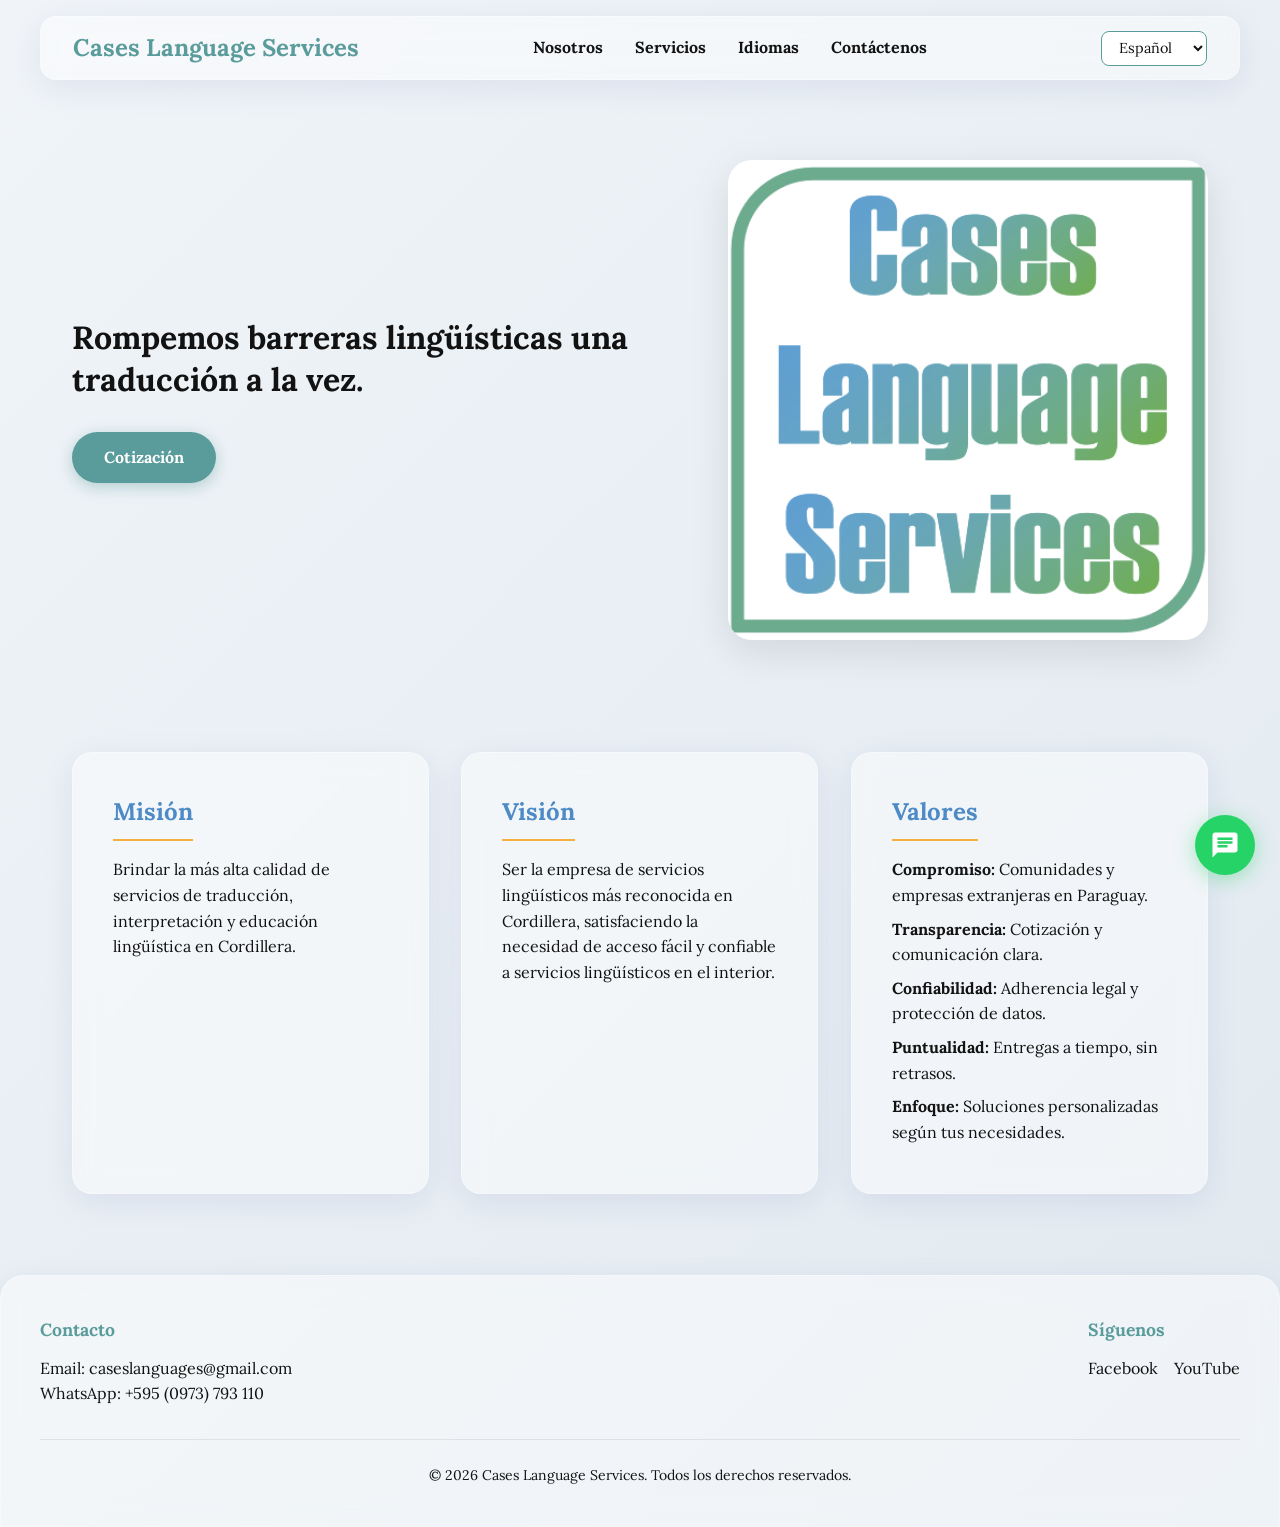
<file: index.html>
<!DOCTYPE html>
<html lang="es">
<head>
  <meta charset="UTF-8">
  <meta name="viewport" content="width=device-width, initial-scale=1.0">
  <meta name="description" content="Cases Language Services - Servicios de traducción profesional y localización. Rompemos barreras lingüísticas una traducción a la vez.">
  <title>Cases Language Services | Inicio</title>
  
  <link rel="preconnect" href="https://fonts.googleapis.com">
  <link rel="preconnect" href="https://fonts.gstatic.com" crossorigin>
  <link href="https://fonts.googleapis.com/css2?family=Lora:ital,wght@0,400;0,700;1,400&display=swap" rel="stylesheet">
  
  <style>
  /* ==========================================================================
   Design Tokens & Variables (PRD 5.1)
   ========================================================================== */
:root {
  /* Color Palette */
  --color-primary: #5a9c9b;        /* Teal */
  --color-secondary: #4d8ac6;      /* Blue */
  --color-accent: #f5b041;         /* Golden Yellow */
  --color-neutral-dark: #121212;   /* Neutral Black */
  --color-neutral-light: #ffffff;  /* Neutral White */
  
  /* Glassmorphism Configuration */
  --glass-bg: rgba(255, 255, 255, 0.45);
  --glass-border: rgba(255, 255, 255, 0.3);
  --glass-blur: blur(12px);
  --glass-shadow: 0 8px 32px 0 rgba(31, 38, 135, 0.08);

  /* Typography */
  --font-titles: "Lora", "Lora", sans-serif;
  --font-body: "Lora", Georgia, serif;
}

/* Screen reader utility for accessibility */
.sr-only {
  position: absolute;
  width: 1px;
  height: 1px;
  padding: 0;
  margin: -1px;
  overflow: hidden;
  clip: rect(0, 0, 0, 0);
  white-space: nowrap;
  border: 0;
}

/* Base Styles */
*, *::before, *::after {
  box-sizing: border-box;
  margin: 0;
  padding: 0;
}

body {
  font-family: var(--font-body);
  font-size: 16px;
  font-weight: 400;
  line-height: 1.6;
  color: var(--color-neutral-dark);
  background: linear-gradient(135deg, #f0f4f8 0%, #e1e9f0 100%);
  min-height: 100vh;
  display: flex;
  flex-direction: column;
}

/* Glassmorphism System */
.glass-panel, .glass-card {
  background: var(--glass-bg);
  backdrop-filter: var(--glass-blur);
  -webkit-backdrop-filter: var(--glass-blur);
  border: 1px solid var(--glass-border);
  box-shadow: var(--glass-shadow);
}

/* Modificación / Adición en .navbar-container */
.navbar-container {
  position: sticky;
  top: 0;
  z-index: 1000;
  padding: 1rem 2rem;
  /* Añadimos transición suave para la ocultación y aparición */
  transition: transform 0.35s cubic-bezier(0.25, 1, 0.5, 1), opacity 0.35s ease;
}

/* Clase que se activará con JS al hacer scroll hacia abajo */
.navbar-container.header-hidden {
  transform: translateY(-100%);
  opacity: 0;
  pointer-events: none; /* Evita clics accidentales cuando está oculto */
}

.navbar {
  display: flex;
  justify-content: space-between;
  align-items: center;
  max-width: 1200px;
  margin: 0 auto;
  padding: 0.75rem 2rem;
  border-radius: 16px;
}

.brand-logo {
  font-family: var(--font-titles);
  font-size: 1.5rem;
  font-weight: bold;
  color: var(--color-primary);
  text-decoration: none;
}

.nav-menu {
  display: flex;
  list-style: none;
  gap: 2rem;
}

.nav-link {
  font-family: var(--font-body);
  font-size: 1rem;
  color: var(--color-neutral-dark);
  text-decoration: none;
  font-weight: 700;
  transition: color 0.3s ease;
}

.nav-link:hover {
  color: var(--color-secondary);
}

.nav-link:focus-visible,
.brand-logo:focus-visible,
.btn-primary:focus-visible,
.lang-dropdown:focus-visible,
.social-links a:focus-visible {
  outline: 3px solid var(--color-accent);
  outline-offset: 3px;
}

.lang-dropdown {
  font-family: var(--font-body);
  font-size: 0.9rem;
  padding: 0.4rem 0.8rem;
  border-radius: 8px;
  border: 1px solid var(--color-primary);
  background-color: var(--color-neutral-light);
  color: var(--color-neutral-dark);
  cursor: pointer;
}

/* Hero Section (PRD 4.2) */
.hero-section {
  padding: 4rem 2rem;
  max-width: 1200px;
  margin: 0 auto;
  width: 100%;
}

.hero-container {
  display: flex;
  align-items: center;
  justify-content: space-between;
  gap: 3rem;
  flex-wrap: wrap;
}

.hero-content {
  flex: 1 1 400px;
}

.motto {
  font-family: var(--font-titles);
  font-size: 32px;
  font-weight: bold;
  line-height: 1.3;
  color: var(--color-neutral-dark);
  margin-bottom: 2rem;
}

/* Primary Action Button */
.btn-primary {
  display: inline-block;
  background-color: var(--color-primary);
  color: var(--color-neutral-light);
  font-family: var(--font-body);
  font-size: 1rem;
  font-weight: bold;
  padding: 0.8rem 2rem;
  border-radius: 50px;
  text-decoration: none;
  border: none;
  box-shadow: 0 4px 15px rgba(90, 156, 155, 0.4);
  transition: background-color 0.3s ease;
}

.btn-primary:hover {
  background-color: var(--color-secondary);
}

/* Hero Image Container (Ensures non-sticky behavior per PRD) */
.hero-image-wrapper {
  flex: 0 0 480px;
  max-width: 100%;
}

.hero-logo {
  width: 480px;
  height: 480px;
  object-fit: cover;
  border-radius: 24px;
  box-shadow: 0 12px 40px rgba(0, 0, 0, 0.1);
  display: block;
}

/* Information Sections (PRD 4.2, 5.1) */
.info-section {
  padding: 3rem 2rem 5rem;
  max-width: 1200px;
  margin: 0 auto;
  width: 100%;
}

.cards-grid {
  display: grid;
  grid-template-columns: repeat(auto-fit, minmax(300px, 1fr));
  gap: 2rem;
}

.card {
  padding: 2.5rem;
  border-radius: 20px;
}

.card-title {
  font-family: var(--font-body);
  font-size: 24px;
  font-weight: bold;
  color: var(--color-secondary);
  margin-bottom: 1rem;
  border-bottom: 2px solid var(--color-accent);
  padding-bottom: 0.5rem;
  display: inline-block;
}

.card-text {
  font-family: var(--font-body);
  font-size: 16px;
  font-weight: 400;
  color: var(--color-neutral-dark);
}

.values-list {
  list-style: none;
}

.values-list li {
  margin-bottom: 0.5rem;
}

/* Footer Section */
.site-footer {
  margin-top: auto;
  padding: 2.5rem 2rem;
  border-radius: 24px 24px 0 0;
}

.footer-container {
  max-width: 1200px;
  margin: 0 auto;
  display: flex;
  justify-content: space-between;
  align-items: flex-start;
  flex-wrap: wrap;
  gap: 2rem;
}

.footer-heading {
  font-family: var(--font-body);
  font-size: 1.1rem;
  font-weight: bold;
  color: var(--color-primary);
  margin-bottom: 0.75rem;
}

.footer-contact a,
.social-links a {
  color: var(--color-neutral-dark);
  text-decoration: none;
}

.social-links {
  display: flex;
  gap: 1rem;
}

.footer-copyright {
  width: 100%;
  text-align: center;
  padding-top: 1.5rem;
  border-top: 1px solid rgba(0, 0, 0, 0.08);
  font-size: 0.875rem;
}

/* Botón flotante de WhatsApp */
.whatsapp-float {
  position: fixed;
  bottom: 25px;
  right: 25px;
  background-color: #25d366;
  color: #ffffff;
  width: 60px;
  height: 60px;
  border-radius: 50%;
  display: flex;
  align-items: center;
  justify-content: center;
  box-shadow: 0 4px 20px rgba(37, 211, 102, 0.4);
  z-index: 1100;
  text-decoration: none;
  transition: transform 0.3s cubic-bezier(0.25, 1, 0.5, 1), background-color 0.3s ease;
}

.whatsapp-float:hover {
  background-color: #20ba5a;
  transform: scale(1.1) rotate(5deg);
}

/* Hardware Acceleration Class for JS Interactions */
.hover-fx {
  will-change: transform;
  transition: transform 0.2s cubic-bezier(0.25, 1, 0.5, 1), box-shadow 0.2s cubic-bezier(0.25, 1, 0.5, 1);
  transform-style: preserve-3d;
}

/* Responsive Overrides */
@media (max-width: 768px) {
  .navbar {
    flex-direction: column;
    gap: 1rem;
  }
  
  .hero-container {
    justify-content: center;
    text-align: center;
  }

  .nav-menu {
    flex-wrap: wrap;
    justify-content: center;
    gap: 1rem 1.5rem;
  }
  
  .hero-image-wrapper {
    flex: 0 1 100%;
  }

  .hero-logo {
    width: 100%;
    height: auto;
    aspect-ratio: 1 / 1;
  }
}

@media (prefers-reduced-motion: reduce) {
  *, *::before, *::after {
    scroll-behavior: auto !important;
    transition-duration: 0.01ms !important;
    animation-duration: 0.01ms !important;
    animation-iteration-count: 1 !important;
  }

  .hover-fx {
    will-change: auto;
    transform: none !important;
  }
}
</style>
</head>
<body>

  <header class="navbar-container">
    <nav class="navbar glass-panel" aria-label="Navegación principal">
      <a href="index.html" class="brand-logo" aria-label="Página de inicio de Cases Language Services">
        Cases Language Services
      </a>
      
      <ul class="nav-menu">
        <li><a href="nosotros.html" class="nav-link hover-fx">Nosotros</a></li>
        <li><a href="servicios.html" class="nav-link hover-fx">Servicios</a></li>
        <li><a href="idiomas.html" class="nav-link hover-fx">Idiomas</a></li>
        <li><a href="contactenos.html" class="nav-link hover-fx">Contáctenos</a></li>
      </ul>

      <div class="lang-switch-wrapper">
        <label for="lang-select" class="sr-only">Seleccionar idioma</label>
        <select id="lang-select" class="lang-dropdown hover-fx" aria-label="Cambiar idioma">
          <option href="index.html" value="es" selected>Español</option>
          <option href="index_en.html" value="en">English</option>
          <option href="index_gn.html" value="gn">Avañe'ẽ</option>
          <option href="index_de.html" value="de">Deutsch</option>
        </select>
      </div>
    </nav>
  </header>

  <main id="main-content">
    <section class="hero-section">
      <div class="hero-container">
        <div class="hero-content">
          <h1 class="motto">Rompemos barreras lingüísticas una traducción a la vez.</h1>
          <a href="cotizacion.html" class="btn btn-primary hover-fx">Cotización</a>
        </div>
        <div class="hero-image-wrapper">
          <img src="site_logo.png" 
               alt="Logo de Cases Language Services" 
               class="hero-logo" 
               width="480" 
               height="480">
        </div>
      </div>
    </section>

    <section class="info-section">
      <div class="cards-grid">
        
        <article class="card glass-card hover-fx">
          <h2 class="card-title">Misión</h2>
          <p class="card-text">
             Brindar la más alta calidad de servicios de traducción, interpretación y educación lingüística en Cordillera. 
          </p>
        </article>

        <article class="card glass-card hover-fx">
          <h2 class="card-title">Visión</h2>
          <p class="card-text">
             Ser la empresa de servicios lingüísticos más reconocida en Cordillera, 
             satisfaciendo la necesidad de acceso fácil y confiable a servicios lingüísticos en el interior.
          </p>
        </article>

        <article class="card glass-card hover-fx">
          <h2 class="card-title">Valores</h2>
          <ul class="card-text values-list">
            <li><strong>Compromiso:</strong> Comunidades y empresas extranjeras en Paraguay.</li>
            <li><strong>Transparencia:</strong> Cotización y comunicación clara.</li>
            <li><strong>Confiabilidad:</strong> Adherencia legal y protección de datos.</li>
            <li><strong>Puntualidad:</strong> Entregas a tiempo, sin retrasos.</li>
            <li><strong>Enfoque:</strong> Soluciones personalizadas según tus necesidades.</li>
          </ul>
        </article>

      </div>
    </section>
  </main>

  <footer class="site-footer glass-panel">
    <div class="footer-container">
      <div class="footer-contact">
        <h3 class="footer-heading">Contacto</h3>
        <p>Email: <a href="mailto:caseslanguages@gmail.com">caseslanguages@gmail.com</a></p>
        <p>WhatsApp: +595 (0973) 793 110</p>
      </div>

      <div class="footer-social">
        <h3 class="footer-heading">Síguenos</h3>
        <div class="social-links">
          <a href="#" class="social-link hover-fx" aria-label="LinkedIn">Facebook</a>
          <a href="#" class="social-link hover-fx" aria-label="X (Twitter)">YouTube</a>
        </div>
      </div>

      <div class="footer-copyright">
        <p>&copy; 2026 Cases Language Services. Todos los derechos reservados.</p>
      </div>
    </div>
  </footer>

<!-- Burbuja flotante de WhatsApp -->
<a href="https://wa.me/5950973793110?text=Hola,%20deseo%20agendar%20una%20cita%20por%20vídeollamada%20con%20un%20representante." 
   class="whatsapp-float hover-fx" 
   target="_blank" 
   rel="noopener noreferrer"
   aria-label="Chatear por WhatsApp con un representante">
  <svg xmlns="http://www.w3.org/2000/svg" viewBox="0 0 24 24" width="30" height="30" fill="currentColor">
    <path d="M20 2H4c-1.1 0-2 .9-2 2v18l4-4h14c1.1 0 2-.9 2-2V4c0-1.1-.9-2-2-2zM6 9h12v2H6V9zm8 5H6v-2h8v2zm4-6H6V6h12v2z"/>
  </svg>
</a>

  <script>
/**
 * Modern 2026 UI FX Controller
 * Implements GPU-accelerated 3D dynamic tilt and cursor interactions.
 */
document.addEventListener('DOMContentLoaded', () => {
  init3DHoverEffect();
  initAutoHidingHeader();
  initLanguageSwitcher();
});

/**
 * Controla el comportamiento inteligente del header al hacer scroll.
 * Se oculta al bajar y aparece al subir.
 */
function initAutoHidingHeader() {
  const header = document.querySelector('.navbar-container');
  if (!header) return;

  let lastScrollTop = 0;
  const delta = 5; // Margen mínimo de desplazamiento para activar la acción
  const navbarHeight = header.offsetHeight;

  window.addEventListener('scroll', () => {
    let scrollTop = window.pageYOffset || document.documentElement.scrollTop;

    // Asegurar que el scroll supere el margen mínimo (delta)
    if (Math.abs(lastScrollTop - scrollTop) <= delta) return;

    if (scrollTop > lastScrollTop && scrollTop > navbarHeight) {
      // Scroll hacia ABAJO -> Ocultar header
      header.classList.add('header-hidden');
    } else {
      // Scroll hacia ARRIBA -> Mostrar header
      header.classList.remove('header-hidden');
    }

    lastScrollTop = scrollTop;
  }, { passive: true });
}
/**
 * Initializes 3D tilt transformations for elements tagged with .hover-fx
 */
function init3DHoverEffect() {
  const interactiveElements = document.querySelectorAll('.hover-fx');

  if (window.matchMedia('(prefers-reduced-motion: reduce)').matches) {
    return;
  }

  interactiveElements.forEach((element) => {
    element.addEventListener('mousemove', (e) => handleTilt(e, element));
    element.addEventListener('mouseleave', () => resetTilt(element));
  });
}

/**
 * Calculates mouse position relative to target bounding box
 * and applies a subtle 3D rotational vector.
 */
function handleTilt(event, element) {
  const rect = element.getBoundingClientRect();

  if (!rect.width || !rect.height) {
    return;
  }

  const x = event.clientX - rect.left;
  const y = event.clientY - rect.top;

  const centerX = rect.width / 2;
  const centerY = rect.height / 2;

  // Maximum angular deflection (degrees)
  const maxTilt = 8;

  const tiltX = ((y - centerY) / centerY) * -maxTilt;
  const tiltY = ((x - centerX) / centerX) * maxTilt;

  if (element._tiltFrame) {
    cancelAnimationFrame(element._tiltFrame);
  }

  element._tiltFrame = requestAnimationFrame(() => {
    element.style.transform = `perspective(1000px) rotateX(${tiltX.toFixed(2)}deg) rotateY(${tiltY.toFixed(2)}deg) translateZ(8px)`;
    element._tiltFrame = null;
  });
}

/**
 * Restores original transform properties smoothly.
 */
function resetTilt(element) {
  if (element._tiltFrame) {
    cancelAnimationFrame(element._tiltFrame);
    element._tiltFrame = null;
  }

  requestAnimationFrame(() => {
    element.style.transform = 'perspective(1000px) rotateX(0deg) rotateY(0deg) translateZ(0px)';
  });
}
/**
 * Controla la redirección al cambiar el idioma en el menú desplegable.
 */
function initLanguageSwitcher() {
  const langSelect = document.getElementById('lang-select');
  if (!langSelect) return;

  langSelect.addEventListener('change', (event) => {
    const selectedOption = event.target.options[event.target.selectedIndex];
    
    // Obtenemos el archivo de destino desde el atributo href de la opción
    const targetUrl = selectedOption.getAttribute('href');
    
    if (targetUrl) {
      // Redirige a la página correspondiente al idioma seleccionado
      window.location.href = targetUrl;
    }
  });
}
</script>
</body>
</html>
</file>
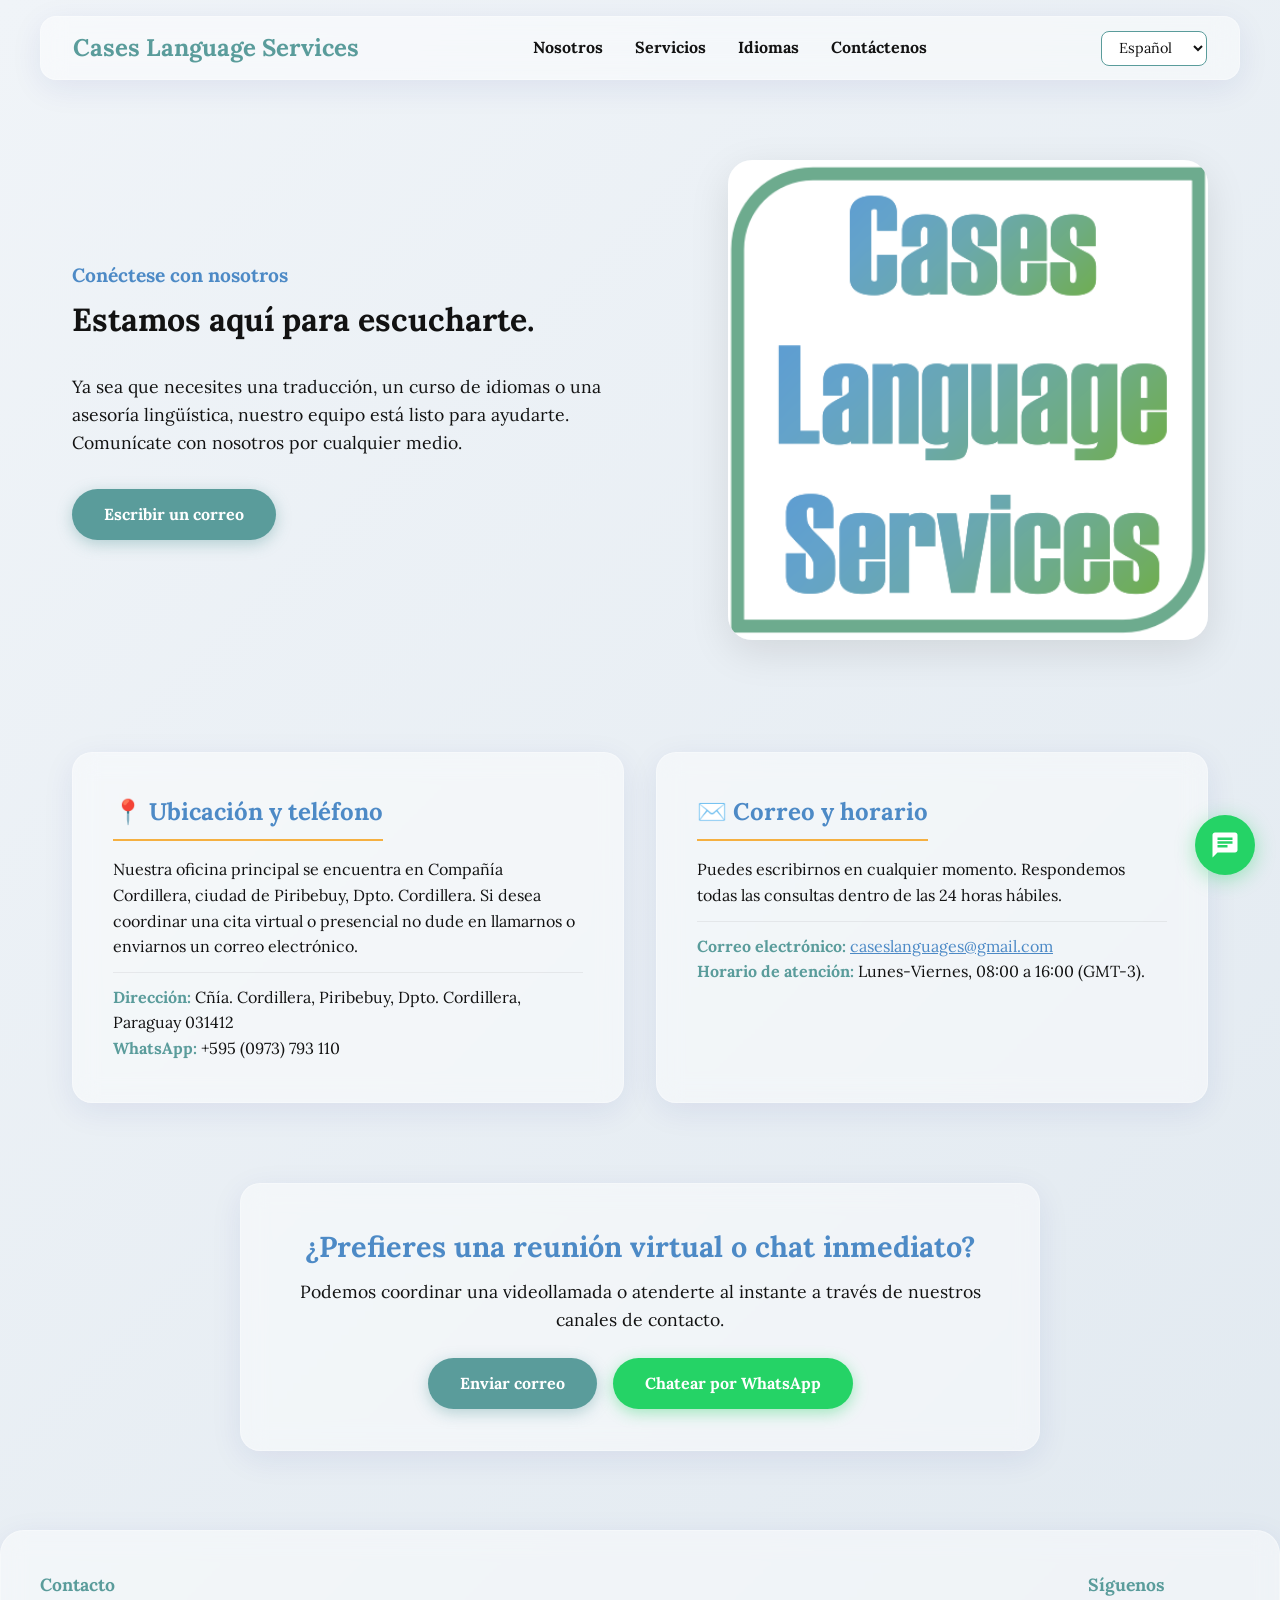
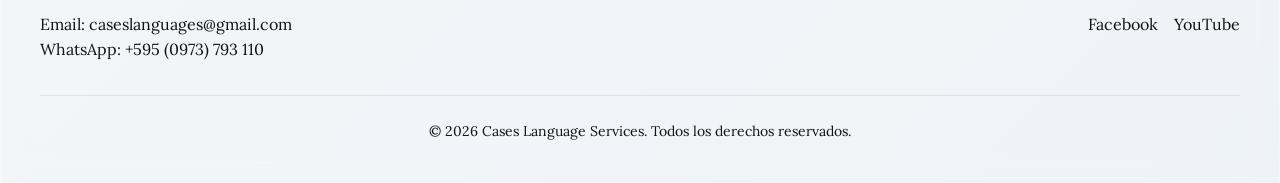
<file: contactenos.html>
<!DOCTYPE html>
<html lang="es">
<head>
    <meta charset="UTF-8" />
    <meta name="viewport" content="width=device-width, initial-scale=1.0" />
    <meta name="description" content="Cases Language Services - Contacto: dirección, teléfono, correo electrónico y horario de atención. Estamos aquí para ayudarle." />
    <title>Cases Language Services | Contáctenos</title>

    <link rel="preconnect" href="https://fonts.googleapis.com" />
    <link rel="preconnect" href="https://fonts.gstatic.com" crossorigin />
    <link href="https://fonts.googleapis.com/css2?family=Lora:ital,wght@0,400;0,700;1,400&display=swap" rel="stylesheet" />

    <style>
        /* ==========================================================================
           Design Tokens & Variables (PRD 5.1)
           ========================================================================== */
        :root {
            /* Color Palette */
            --color-primary: #5a9c9b;
            /* Teal */
            --color-secondary: #4d8ac6;
            /* Blue */
            --color-accent: #f5b041;
            /* Golden Yellow */
            --color-neutral-dark: #121212;
            /* Neutral Black */
            --color-neutral-light: #ffffff;
            /* Neutral White */

            /* Glassmorphism Configuration */
            --glass-bg: rgba(255, 255, 255, 0.45);
            --glass-border: rgba(255, 255, 255, 0.3);
            --glass-blur: blur(12px);
            --glass-shadow: 0 8px 32px 0 rgba(31, 38, 135, 0.08);

            /* Typography */
            --font-titles: "Lora", "Lora", sans-serif;
            --font-body: "Lora", Georgia, serif;
        }

        /* Screen reader utility for accessibility */
        .sr-only {
            position: absolute;
            width: 1px;
            height: 1px;
            padding: 0;
            margin: -1px;
            overflow: hidden;
            clip: rect(0, 0, 0, 0);
            white-space: nowrap;
            border: 0;
        }

        /* Base Styles */
        *,
        *::before,
        *::after {
            box-sizing: border-box;
            margin: 0;
            padding: 0;
        }

        body {
            font-family: var(--font-body);
            font-size: 16px;
            font-weight: 400;
            line-height: 1.6;
            color: var(--color-neutral-dark);
            background: linear-gradient(135deg, #f0f4f8 0%, #e1e9f0 100%);
            min-height: 100vh;
            display: flex;
            flex-direction: column;
        }

        /* Glassmorphism System */
        .glass-panel,
        .glass-card {
            background: var(--glass-bg);
            backdrop-filter: var(--glass-blur);
            -webkit-backdrop-filter: var(--glass-blur);
            border: 1px solid var(--glass-border);
            box-shadow: var(--glass-shadow);
        }

 /* Modificación / Adición en .navbar-container */
.navbar-container {
  position: sticky;
  top: 0;
  z-index: 1000;
  padding: 1rem 2rem;
  /* Añadimos transición suave para la ocultación y aparición */
  transition: transform 0.35s cubic-bezier(0.25, 1, 0.5, 1), opacity 0.35s ease;
}

/* Clase que se activará con JS al hacer scroll hacia abajo */
.navbar-container.header-hidden {
  transform: translateY(-100%);
  opacity: 0;
  pointer-events: none; /* Evita clics accidentales cuando está oculto */
}

        .navbar {
            display: flex;
            justify-content: space-between;
            align-items: center;
            max-width: 1200px;
            margin: 0 auto;
            padding: 0.75rem 2rem;
            border-radius: 16px;
        }

        .brand-logo {
            font-family: var(--font-titles);
            font-size: 1.5rem;
            font-weight: bold;
            color: var(--color-primary);
            text-decoration: none;
        }

        .nav-menu {
            display: flex;
            list-style: none;
            gap: 2rem;
        }

        .nav-link {
            font-family: var(--font-body);
            font-size: 1rem;
            color: var(--color-neutral-dark);
            text-decoration: none;
            font-weight: 700;
            transition: color 0.3s ease;
        }

        .nav-link:hover {
            color: var(--color-secondary);
        }

        .nav-link:focus-visible,
        .brand-logo:focus-visible,
        .btn-primary:focus-visible,
        .lang-dropdown:focus-visible,
        .social-links a:focus-visible {
            outline: 3px solid var(--color-accent);
            outline-offset: 3px;
        }

        .lang-dropdown {
            font-family: var(--font-body);
            font-size: 0.9rem;
            padding: 0.4rem 0.8rem;
            border-radius: 8px;
            border: 1px solid var(--color-primary);
            background-color: var(--color-neutral-light);
            color: var(--color-neutral-dark);
            cursor: pointer;
        }

        /* Hero Section (PRD 4.2) */
        .hero-section {
            padding: 4rem 2rem;
            max-width: 1200px;
            margin: 0 auto;
            width: 100%;
        }

        .hero-container {
            display: flex;
            align-items: center;
            justify-content: space-between;
            gap: 3rem;
            flex-wrap: wrap;
        }

        .hero-content {
            flex: 1 1 400px;
        }

        .motto {
            font-family: var(--font-titles);
            font-size: 32px;
            font-weight: bold;
            line-height: 1.3;
            color: var(--color-neutral-dark);
            margin-bottom: 2rem;
        }

        .hero-subtitle {
            font-size: 1.2rem;
            color: var(--color-secondary);
            margin-bottom: 0.5rem;
            font-weight: 700;
        }

        /* Primary Action Button */
        .btn-primary {
            display: inline-block;
            background-color: var(--color-primary);
            color: var(--color-neutral-light);
            font-family: var(--font-body);
            font-size: 1rem;
            font-weight: bold;
            padding: 0.8rem 2rem;
            border-radius: 50px;
            text-decoration: none;
            border: none;
            box-shadow: 0 4px 15px rgba(90, 156, 155, 0.4);
            transition: background-color 0.3s ease;
        }

        .btn-primary:hover {
            background-color: var(--color-secondary);
        }

        /* Hero Image Container */
        .hero-image-wrapper {
            flex: 0 0 480px;
            max-width: 100%;
        }

        .hero-logo {
            width: 480px;
            height: 480px;
            object-fit: cover;
            border-radius: 24px;
            box-shadow: 0 12px 40px rgba(0, 0, 0, 0.1);
            display: block;
        }

        /* Information Sections */
        .info-section {
            padding: 3rem 2rem 5rem;
            max-width: 1200px;
            margin: 0 auto;
            width: 100%;
        }

        .cards-grid {
            display: grid;
            grid-template-columns: repeat(auto-fit, minmax(300px, 1fr));
            gap: 2rem;
        }

        .card {
            padding: 2.5rem;
            border-radius: 20px;
        }

        .card-title {
            font-family: var(--font-body);
            font-size: 24px;
            font-weight: bold;
            color: var(--color-secondary);
            margin-bottom: 1rem;
            border-bottom: 2px solid var(--color-accent);
            padding-bottom: 0.5rem;
            display: inline-block;
        }

        .card-text {
            font-family: var(--font-body);
            font-size: 16px;
            font-weight: 400;
            color: var(--color-neutral-dark);
        }

        .contact-detail {
            margin-top: 0.75rem;
            padding-top: 0.75rem;
            border-top: 1px solid rgba(0, 0, 0, 0.06);
        }

        .contact-detail strong {
            color: var(--color-primary);
        }

        /* Footer Section */
        .site-footer {
            margin-top: auto;
            padding: 2.5rem 2rem;
            border-radius: 24px 24px 0 0;
        }

        .footer-container {
            max-width: 1200px;
            margin: 0 auto;
            display: flex;
            justify-content: space-between;
            align-items: flex-start;
            flex-wrap: wrap;
            gap: 2rem;
        }

        .footer-heading {
            font-family: var(--font-body);
            font-size: 1.1rem;
            font-weight: bold;
            color: var(--color-primary);
            margin-bottom: 0.75rem;
        }

        .footer-contact a,
        .social-links a {
            color: var(--color-neutral-dark);
            text-decoration: none;
        }

        .social-links {
            display: flex;
            gap: 1rem;
        }

        .footer-copyright {
            width: 100%;
            text-align: center;
            padding-top: 1.5rem;
            border-top: 1px solid rgba(0, 0, 0, 0.08);
            font-size: 0.875rem;
        }
/* Botón flotante de WhatsApp */
.whatsapp-float {
  position: fixed;
  bottom: 25px;
  right: 25px;
  background-color: #25d366;
  color: #ffffff;
  width: 60px;
  height: 60px;
  border-radius: 50%;
  display: flex;
  align-items: center;
  justify-content: center;
  box-shadow: 0 4px 20px rgba(37, 211, 102, 0.4);
  z-index: 1100;
  text-decoration: none;
  transition: transform 0.3s cubic-bezier(0.25, 1, 0.5, 1), background-color 0.3s ease;
}

.whatsapp-float:hover {
  background-color: #20ba5a;
  transform: scale(1.1) rotate(5deg);
}
        /* Hardware Acceleration Class for JS Interactions */
        .hover-fx {
            will-change: transform;
            transition: transform 0.2s cubic-bezier(0.25, 1, 0.5, 1), box-shadow 0.2s cubic-bezier(0.25, 1, 0.5, 1);
            transform-style: preserve-3d;
        }

        /* Responsive Overrides */
        @media (max-width: 768px) {
            .navbar {
                flex-direction: column;
                gap: 1rem;
            }

            .hero-container {
                justify-content: center;
                text-align: center;
            }

            .nav-menu {
                flex-wrap: wrap;
                justify-content: center;
                gap: 1rem 1.5rem;
            }

            .hero-image-wrapper {
                flex: 0 1 100%;
            }

            .hero-logo {
                width: 100%;
                height: auto;
                aspect-ratio: 1 / 1;
            }
        }

        @media (prefers-reduced-motion: reduce) {
            *,
            *::before,
            *::after {
                scroll-behavior: auto !important;
                transition-duration: 0.01ms !important;
                animation-duration: 0.01ms !important;
                animation-iteration-count: 1 !important;
            }

            .hover-fx {
                will-change: auto;
                transform: none !important;
            }
        }
    </style>
</head>
<body>

    <header class="navbar-container">
        <nav class="navbar glass-panel" aria-label="Navegación principal">
            <a href="index.html" class="brand-logo" aria-label="Página de inicio de Cases Language Services">
                Cases Language Services
            </a>

            <ul class="nav-menu">
                <li><a href="nosotros.html" class="nav-link hover-fx">Nosotros</a></li>
                <li><a href="servicios.html" class="nav-link hover-fx">Servicios</a></li>
                <li><a href="idiomas.html" class="nav-link hover-fx">Idiomas</a></li>
                <li><a href="contactenos.html" class="nav-link hover-fx" aria-current="page">Contáctenos</a></li>
            </ul>

            <div class="lang-switch-wrapper">
                <label for="lang-select" class="sr-only">Seleccionar idioma</label>
                <select id="lang-select" class="lang-dropdown hover-fx" aria-label="Cambiar idioma">
                    <option value="es" selected>Español</option>
                    <option value="en">English</option>
                    <option value="gn">Avañe'ẽ</option>
                    <option value="de">Deutsch</option>
                </select>
            </div>
        </nav>
    </header>

    <main id="main-content">
        <!-- Hero Section -->
        <section class="hero-section">
            <div class="hero-container">
                <div class="hero-content">
                    <p class="hero-subtitle">Conéctese con nosotros</p>
                    <h1 class="motto">Estamos aquí para escucharte.</h1>
                    <p style="font-size:1.1rem; margin-bottom:2rem; max-width:540px;">
                        Ya sea que necesites una traducción, un curso de idiomas o una asesoría lingüística,
                        nuestro equipo está listo para ayudarte. Comunícate con nosotros por cualquier medio.
                    </p>
                    <a href="mailto:caseslanguages@gmail.com" class="btn btn-primary hover-fx">Escribir un correo</a>
                </div>
                <div class="hero-image-wrapper">
                    <img src="site_logo.png"
                    alt="Logo de Cases Language Services"
                    class="hero-logo"
                    width="480"
                    height="480" />
                </div>
            </div>
        </section>

        <!-- Contact Information Grid -->
        <section class="info-section">
            <div class="cards-grid">

                <!-- 1. Dirección y Teléfono -->
                <article class="card glass-card hover-fx">
                    <h2 class="card-title">📍 Ubicación y teléfono</h2>
                    <p class="card-text">
                        Nuestra oficina principal se encuentra en Compañía Cordillera, ciudad de Piribebuy, Dpto. Cordillera.
                        Si desea coordinar una cita virtual o presencial no dude en llamarnos o enviarnos un correo electrónico.
                    </p>
                    <div class="contact-detail">
                        <strong>Dirección:</strong> Cñía. Cordillera, Piribebuy, Dpto. Cordillera, Paraguay 031412<br />
                        <strong>WhatsApp:</strong> +595 (0973) 793 110
                    </div>
                </article>

                <!-- 2. Correo y Horario -->
                <article class="card glass-card hover-fx">
                    <h2 class="card-title">✉️ Correo y horario</h2>
                    <p class="card-text">
                        Puedes escribirnos en cualquier momento. Respondemos todas las consultas dentro de las
                        24 horas hábiles.
                    </p>
                    <div class="contact-detail">
                        <strong>Correo electrónico:</strong> <a href="mailto:caseslanguages@gmail.com" style="color:var(--color-secondary);">caseslanguages@gmail.com</a><br />
                        <strong>Horario de atención:</strong> Lunes-Viernes, 08:00 a 16:00 (GMT-3).
                    </div>
                </article>

            </div>
        </section>

<!-- Extra call to action modificado con doble opción -->
<section class="info-section" style="padding-top:0;">
    <div class="glass-card hover-fx" style="padding:2.5rem; border-radius:20px; text-align:center; max-width:800px; margin:0 auto;">
        <h2 style="font-family:var(--font-titles); font-size:1.8rem; color:var(--color-secondary); margin-bottom:0.5rem;">
            ¿Prefieres una reunión virtual o chat inmediato?
        </h2>
        <p style="font-size:1.1rem; margin-bottom:1.5rem;">
            Podemos coordinar una videollamada o atenderte al instante a través de nuestros canales de contacto.
        </p>
        <div style="display: flex; gap: 1rem; justify-content: center; flex-wrap: wrap;">
            <a href="mailto:caseslanguages@gmail.com" class="btn btn-primary hover-fx">Enviar correo</a>
            <a href="https://wa.me/5950973793110?text=Hola,%20deseo%20agendar%20una%20cita%20por%20vídeollamada%20con%20un%20representante." 
               class="btn hover-fx" 
               style="background-color: #25d366; color: #fff; display: inline-block; font-family: var(--font-body); font-size: 1rem; font-weight: bold; padding: 0.8rem 2rem; border-radius: 50px; text-decoration: none; border: none; box-shadow: 0 4px 15px rgba(37, 211, 102, 0.4);"
               target="_blank" 
               rel="noopener noreferrer">
               Chatear por WhatsApp
            </a>
        </div>
    </div>
</section>
    </main>

  <footer class="site-footer glass-panel">
    <div class="footer-container">
      <div class="footer-contact">
        <h3 class="footer-heading">Contacto</h3>
        <p>Email: <a href="mailto:caseslanguages@gmail.com">caseslanguages@gmail.com</a></p>
        <p>WhatsApp: +595 (0973) 793 110</p>
      </div>

      <div class="footer-social">
        <h3 class="footer-heading">Síguenos</h3>
        <div class="social-links">
          <a href="#" class="social-link hover-fx" aria-label="LinkedIn">Facebook</a>
          <a href="#" class="social-link hover-fx" aria-label="X (Twitter)">YouTube</a>
        </div>
      </div>

      <div class="footer-copyright">
        <p>&copy; 2026 Cases Language Services. Todos los derechos reservados.</p>
      </div>
    </div>
  </footer>

<!-- Burbuja flotante de WhatsApp -->
<a href="https://wa.me/5950973793110?text=Hola,%20deseo%20agendar%20una%20cita%20por%20vídeollamada%20con%20un%20representante." 
   class="whatsapp-float hover-fx" 
   target="_blank" 
   rel="noopener noreferrer"
   aria-label="Chatear por WhatsApp con un representante">
  <svg xmlns="http://www.w3.org/2000/svg" viewBox="0 0 24 24" width="30" height="30" fill="currentColor">
    <path d="M20 2H4c-1.1 0-2 .9-2 2v18l4-4h14c1.1 0 2-.9 2-2V4c0-1.1-.9-2-2-2zM6 9h12v2H6V9zm8 5H6v-2h8v2zm4-6H6V6h12v2z"/>
  </svg>
</a>

    <script>
        /**
         * Modern 2026 UI FX Controller
         * Implements GPU-accelerated 3D dynamic tilt and cursor interactions.
         */
        document.addEventListener('DOMContentLoaded', () => {
  init3DHoverEffect();
  initAutoHidingHeader(); // <-- Añadimos esta nueva función
});

/**
 * Controla el comportamiento inteligente del header al hacer scroll.
 * Se oculta al bajar y aparece al subir.
 */
function initAutoHidingHeader() {
  const header = document.querySelector('.navbar-container');
  if (!header) return;

  let lastScrollTop = 0;
  const delta = 5; // Margen mínimo de desplazamiento para activar la acción
  const navbarHeight = header.offsetHeight;

  window.addEventListener('scroll', () => {
    let scrollTop = window.pageYOffset || document.documentElement.scrollTop;

    // Asegurar que el scroll supere el margen mínimo (delta)
    if (Math.abs(lastScrollTop - scrollTop) <= delta) return;

    if (scrollTop > lastScrollTop && scrollTop > navbarHeight) {
      // Scroll hacia ABAJO -> Ocultar header
      header.classList.add('header-hidden');
    } else {
      // Scroll hacia ARRIBA -> Mostrar header
      header.classList.remove('header-hidden');
    }

    lastScrollTop = scrollTop;
  }, { passive: true });
}
        /**
         * Initializes 3D tilt transformations for elements tagged with .hover-fx
         */
        function init3DHoverEffect() {
            const interactiveElements = document.querySelectorAll('.hover-fx');

            if (window.matchMedia('(prefers-reduced-motion: reduce)').matches) {
                return;
            }

            interactiveElements.forEach((element) => {
                element.addEventListener('mousemove', (e) => handleTilt(e, element));
                element.addEventListener('mouseleave', () => resetTilt(element));
            });
        }

        /**
         * Calculates mouse position relative to target bounding box
         * and applies a subtle 3D rotational vector.
         */
        function handleTilt(event, element) {
            const rect = element.getBoundingClientRect();

            if (!rect.width || !rect.height) {
                return;
            }

            const x = event.clientX - rect.left;
            const y = event.clientY - rect.top;

            const centerX = rect.width / 2;
            const centerY = rect.height / 2;

            // Maximum angular deflection (degrees)
            const maxTilt = 8;

            const tiltX = ((y - centerY) / centerY) * -maxTilt;
            const tiltY = ((x - centerX) / centerX) * maxTilt;

            if (element._tiltFrame) {
                cancelAnimationFrame(element._tiltFrame);
            }

            element._tiltFrame = requestAnimationFrame(() => {
                element.style.transform =
                    `perspective(1000px) rotateX(${tiltX.toFixed(2)}deg) rotateY(${tiltY.toFixed(2)}deg) translateZ(8px)`;
                element._tiltFrame = null;
            });
        }

        /**
         * Restores original transform properties smoothly.
         */
        function resetTilt(element) {
            if (element._tiltFrame) {
                cancelAnimationFrame(element._tiltFrame);
                element._tiltFrame = null;
            }

            requestAnimationFrame(() => {
                element.style.transform = 'perspective(1000px) rotateX(0deg) rotateY(0deg) translateZ(0px)';
            });
        }
    </script>
</body>
</html>
</file>
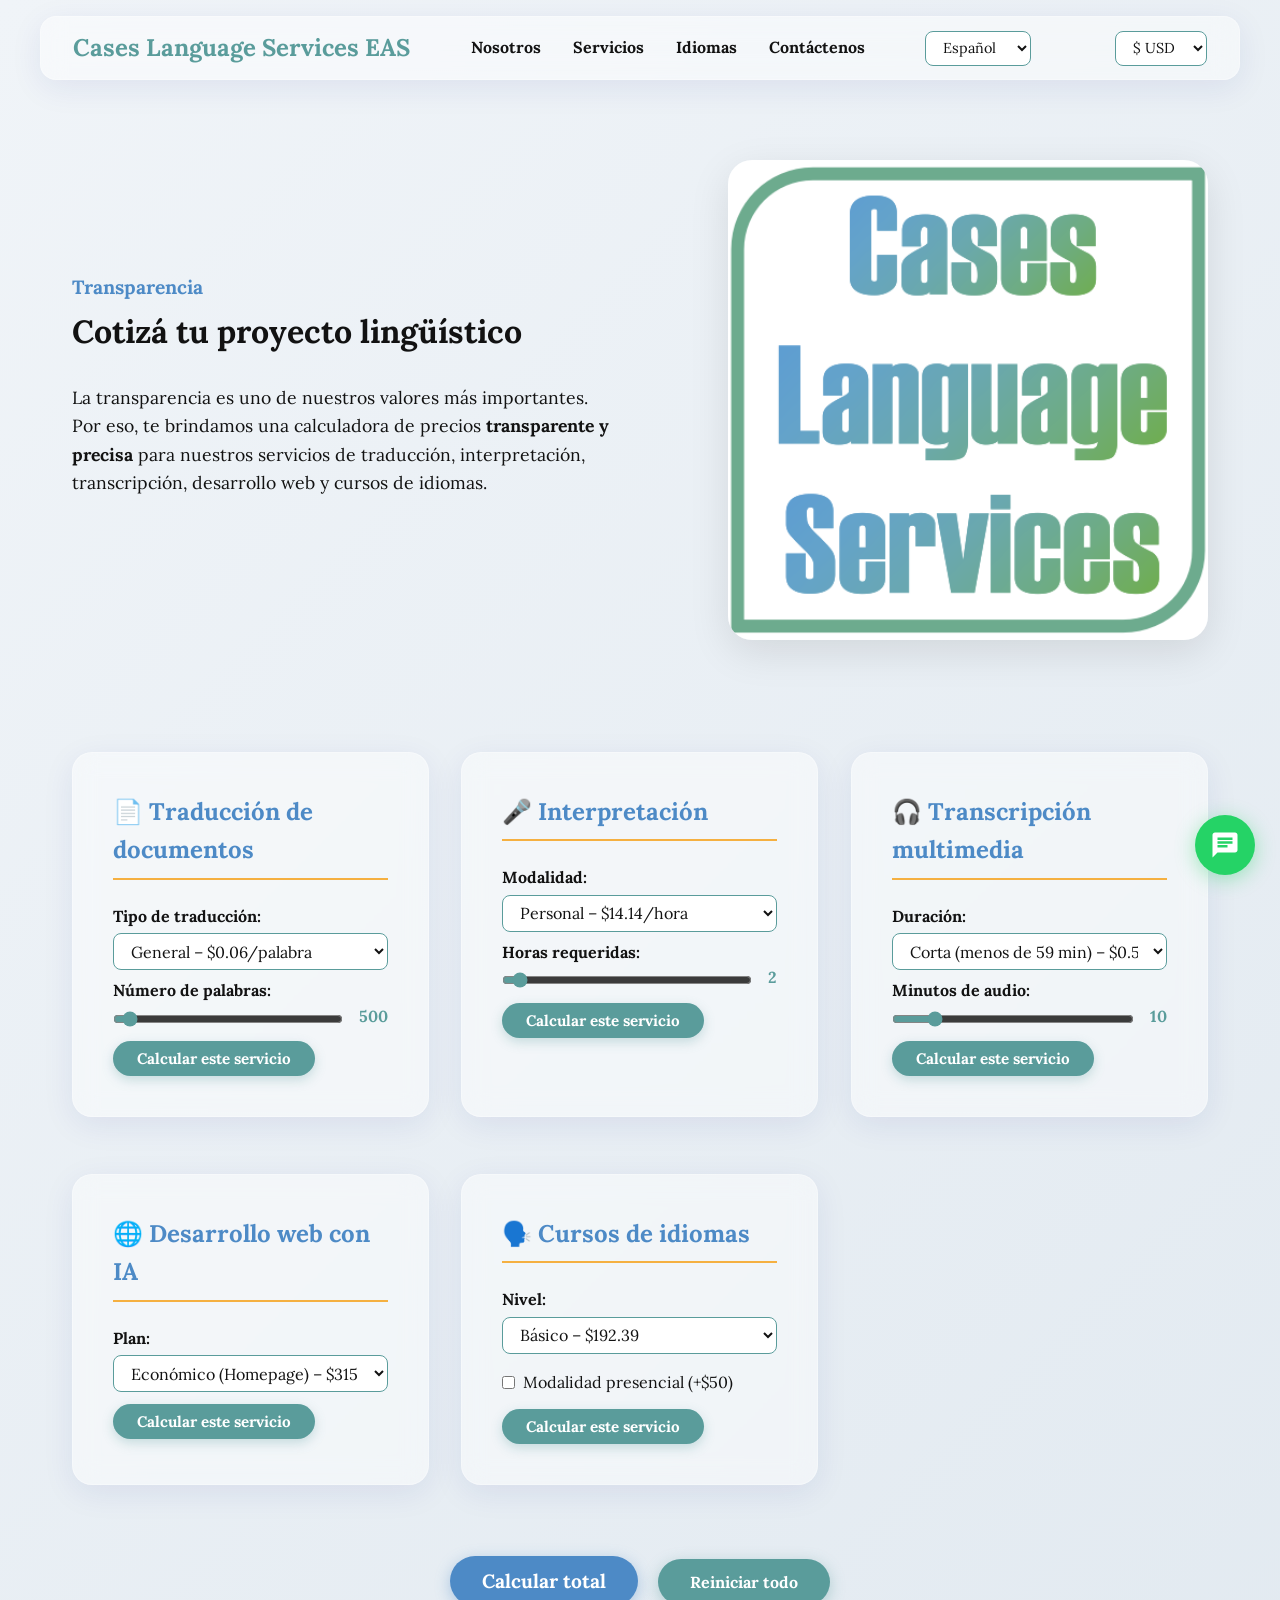
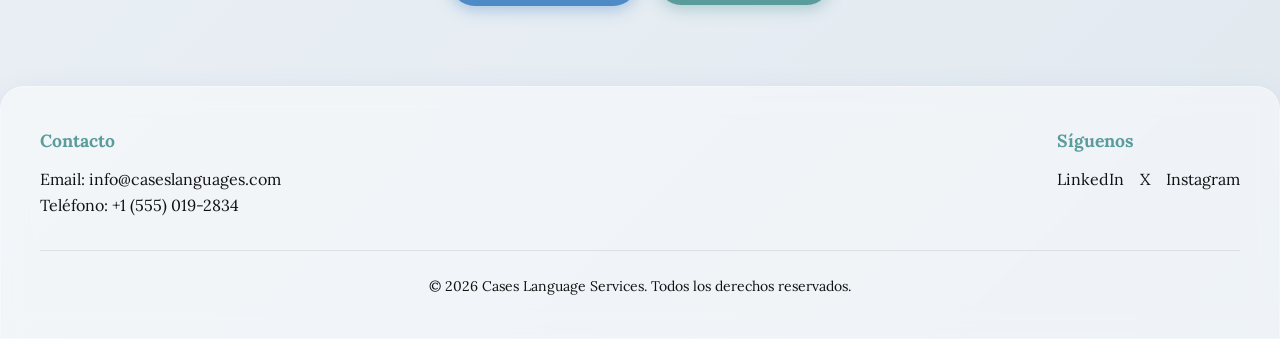
<file: cotizacion.html>
<!DOCTYPE html>
<html lang="es">
<head>
    <meta charset="UTF-8" />
    <meta name="viewport" content="width=device-width, initial-scale=1.0" />
    <meta name="description" content="Cases Language Services - Calculadora de precios por servicio: traducción, interpretación, transcripción, desarrollo web y cursos de idiomas." />
    <title>Cases Language Services | Cotización</title>

    <link rel="preconnect" href="https://fonts.googleapis.com" />
    <link rel="preconnect" href="https://fonts.gstatic.com" crossorigin />
    <link href="https://fonts.googleapis.com/css2?family=Lora:ital,wght@0,400;0,700;1,400&display=swap" rel="stylesheet" />

    <style>
        /* ==========================================================================
           Design Tokens & Variables (PRD 5.1)
           ========================================================================== */
        :root {
            /* Color Palette */
            --color-primary: #5a9c9b;
            /* Teal */
            --color-secondary: #4d8ac6;
            /* Blue */
            --color-accent: #f5b041;
            /* Golden Yellow */
            --color-neutral-dark: #121212;
            /* Neutral Black */
            --color-neutral-light: #ffffff;
            /* Neutral White */

            /* Glassmorphism Configuration */
            --glass-bg: rgba(255, 255, 255, 0.45);
            --glass-border: rgba(255, 255, 255, 0.3);
            --glass-blur: blur(12px);
            --glass-shadow: 0 8px 32px 0 rgba(31, 38, 135, 0.08);

            /* Typography */
            --font-titles: "Lora", "Lora", sans-serif;
            --font-body: "Lora", Georgia, serif;
        }

        /* Screen reader utility for accessibility */
        .sr-only {
            position: absolute;
            width: 1px;
            height: 1px;
            padding: 0;
            margin: -1px;
            overflow: hidden;
            clip: rect(0, 0, 0, 0);
            white-space: nowrap;
            border: 0;
        }

        /* Base Styles */
        *,
        *::before,
        *::after {
            box-sizing: border-box;
            margin: 0;
            padding: 0;
        }

        body {
            font-family: var(--font-body);
            font-size: 16px;
            font-weight: 400;
            line-height: 1.6;
            color: var(--color-neutral-dark);
            background: linear-gradient(135deg, #f0f4f8 0%, #e1e9f0 100%);
            min-height: 100vh;
            display: flex;
            flex-direction: column;
        }

        /* Glassmorphism System */
        .glass-panel,
        .glass-card {
            background: var(--glass-bg);
            backdrop-filter: var(--glass-blur);
            -webkit-backdrop-filter: var(--glass-blur);
            border: 1px solid var(--glass-border);
            box-shadow: var(--glass-shadow);
        }

 /* Modificación / Adición en .navbar-container */
.navbar-container {
  position: sticky;
  top: 0;
  z-index: 1000;
  padding: 1rem 2rem;
  /* Añadimos transición suave para la ocultación y aparición */
  transition: transform 0.35s cubic-bezier(0.25, 1, 0.5, 1), opacity 0.35s ease;
}

/* Clase que se activará con JS al hacer scroll hacia abajo */
.navbar-container.header-hidden {
  transform: translateY(-100%);
  opacity: 0;
  pointer-events: none; /* Evita clics accidentales cuando está oculto */
}
        .navbar {
            display: flex;
            justify-content: space-between;
            align-items: center;
            max-width: 1200px;
            margin: 0 auto;
            padding: 0.75rem 2rem;
            border-radius: 16px;
        }

        .brand-logo {
            font-family: var(--font-titles);
            font-size: 1.5rem;
            font-weight: bold;
            color: var(--color-primary);
            text-decoration: none;
        }

        .nav-menu {
            display: flex;
            list-style: none;
            gap: 2rem;
        }

        .nav-link {
            font-family: var(--font-body);
            font-size: 1rem;
            color: var(--color-neutral-dark);
            text-decoration: none;
            font-weight: 700;
            transition: color 0.3s ease;
        }

        .nav-link:hover {
            color: var(--color-secondary);
        }

        .nav-link:focus-visible,
        .brand-logo:focus-visible,
        .btn-primary:focus-visible,
        .btn-calculate:focus-visible,
        .btn-service:focus-visible,
        .lang-dropdown:focus-visible,
        .social-links a:focus-visible {
            outline: 3px solid var(--color-accent);
            outline-offset: 3px;
        }

        .lang-dropdown {
            font-family: var(--font-body);
            font-size: 0.9rem;
            padding: 0.4rem 0.8rem;
            border-radius: 8px;
            border: 1px solid var(--color-primary);
            background-color: var(--color-neutral-light);
            color: var(--color-neutral-dark);
            cursor: pointer;
        }

        /* Hero Section (PRD 4.2) */
        .hero-section {
            padding: 4rem 2rem;
            max-width: 1200px;
            margin: 0 auto;
            width: 100%;
        }

        .hero-container {
            display: flex;
            align-items: center;
            justify-content: space-between;
            gap: 3rem;
            flex-wrap: wrap;
        }

        .hero-content {
            flex: 1 1 400px;
        }

        .motto {
            font-family: var(--font-titles);
            font-size: 32px;
            font-weight: bold;
            line-height: 1.3;
            color: var(--color-neutral-dark);
            margin-bottom: 2rem;
        }

        .hero-subtitle {
            font-size: 1.2rem;
            color: var(--color-secondary);
            margin-bottom: 0.5rem;
            font-weight: 700;
        }

        /* Primary Action Button */
        .btn-primary {
            display: inline-block;
            background-color: var(--color-primary);
            color: var(--color-neutral-light);
            font-family: var(--font-body);
            font-size: 1rem;
            font-weight: bold;
            padding: 0.8rem 2rem;
            border-radius: 50px;
            text-decoration: none;
            border: none;
            box-shadow: 0 4px 15px rgba(90, 156, 155, 0.4);
            transition: background-color 0.3s ease;
        }

        .btn-primary:hover {
            background-color: var(--color-secondary);
        }

        /* Hero Image Container */
        .hero-image-wrapper {
            flex: 0 0 480px;
            max-width: 100%;
        }

        .hero-logo {
            width: 480px;
            height: 480px;
            object-fit: cover;
            border-radius: 24px;
            box-shadow: 0 12px 40px rgba(0, 0, 0, 0.1);
            display: block;
        }

        /* Calculator Sections */
        .info-section {
            padding: 3rem 2rem 5rem;
            max-width: 1200px;
            margin: 0 auto;
            width: 100%;
        }

        .cards-grid {
            display: grid;
            grid-template-columns: repeat(auto-fit, minmax(300px, 1fr));
            gap: 2rem;
        }

        .card {
            padding: 2.5rem;
            border-radius: 20px;
            display: flex;
            flex-direction: column;
        }

        .card-title {
            font-family: var(--font-body);
            font-size: 24px;
            font-weight: bold;
            color: var(--color-secondary);
            margin-bottom: 1rem;
            border-bottom: 2px solid var(--color-accent);
            padding-bottom: 0.5rem;
            display: inline-block;
        }

        .card-text {
            font-family: var(--font-body);
            font-size: 16px;
            font-weight: 400;
            color: var(--color-neutral-dark);
        }

        /* Form styles */
        .service-group {
            margin-bottom: 1.5rem;
        }

        .service-group label {
            display: block;
            font-weight: 700;
            margin-top: 0.5rem;
            color: var(--color-neutral-dark);
        }

        .service-group select,
        .service-group input[type="number"],
        .service-group input[type="range"] {
            font-family: var(--font-body);
            font-size: 1rem;
            padding: 0.4rem 0.8rem;
            border-radius: 8px;
            border: 1px solid var(--color-primary);
            background-color: var(--color-neutral-light);
            color: var(--color-neutral-dark);
            width: 100%;
            max-width: 300px;
            margin-top: 0.25rem;
        }

        .service-group input[type="range"] {
            padding: 0;
            border: none;
            background: transparent;
            accent-color: var(--color-primary);
        }

        .service-group .range-value {
            font-weight: bold;
            color: var(--color-primary);
        }

        .service-group .checkbox-group {
            margin-top: 0.5rem;
        }

        .service-group .checkbox-group label {
            display: inline-flex;
            align-items: center;
            gap: 0.5rem;
            font-weight: normal;
            margin-right: 1rem;
        }

        /* Service individual result */
        .service-result {
            margin-top: 1rem;
            padding: 0.75rem;
            border-radius: 12px;
            background: rgba(90, 156, 155, 0.12);
            border: 1px solid var(--color-primary);
            text-align: center;
            font-weight: bold;
            color: var(--color-neutral-dark);
            display: none;
        }

        .service-result .price {
            font-size: 1.8rem;
            color: var(--color-primary);
        }

        .btn-service {
            background-color: var(--color-primary);
            color: var(--color-neutral-light);
            font-family: var(--font-body);
            font-size: 0.95rem;
            font-weight: bold;
            padding: 0.5rem 1.5rem;
            border-radius: 50px;
            border: none;
            cursor: pointer;
            box-shadow: 0 4px 12px rgba(90, 156, 155, 0.3);
            transition: background-color 0.3s ease;
            margin-top: 0.75rem;
            align-self: flex-start;
        }

        .btn-service:hover {
            background-color: var(--color-secondary);
        }

        /* Global result */
        .result-box {
            padding: 2rem;
            margin-top: 2rem;
            border-radius: 20px;
            text-align: center;
            background: var(--glass-bg);
            backdrop-filter: var(--glass-blur);
            -webkit-backdrop-filter: var(--glass-blur);
            border: 1px solid var(--glass-border);
            box-shadow: var(--glass-shadow);
        }

        .result-box h3 {
            font-family: var(--font-titles);
            font-size: 1.5rem;
            color: var(--color-secondary);
        }

        .result-box .total-price {
            font-size: 3rem;
            font-weight: bold;
            color: var(--color-primary);
            margin: 0.5rem 0;
        }

        .btn-calculate {
            background-color: var(--color-secondary);
            color: var(--color-neutral-light);
            font-family: var(--font-body);
            font-size: 1.2rem;
            font-weight: bold;
            padding: 0.8rem 2rem;
            border-radius: 50px;
            border: none;
            cursor: pointer;
            box-shadow: 0 4px 15px rgba(77, 138, 198, 0.4);
            transition: background-color 0.3s ease;
            margin-top: 1rem;
        }

        .btn-calculate:hover {
            background-color: var(--color-primary);
        }

        /* Footer Section */
        .site-footer {
            margin-top: auto;
            padding: 2.5rem 2rem;
            border-radius: 24px 24px 0 0;
        }

        .footer-container {
            max-width: 1200px;
            margin: 0 auto;
            display: flex;
            justify-content: space-between;
            align-items: flex-start;
            flex-wrap: wrap;
            gap: 2rem;
        }

        .footer-heading {
            font-family: var(--font-body);
            font-size: 1.1rem;
            font-weight: bold;
            color: var(--color-primary);
            margin-bottom: 0.75rem;
        }

        .footer-contact a,
        .social-links a {
            color: var(--color-neutral-dark);
            text-decoration: none;
        }

        .social-links {
            display: flex;
            gap: 1rem;
        }

        .footer-copyright {
            width: 100%;
            text-align: center;
            padding-top: 1.5rem;
            border-top: 1px solid rgba(0, 0, 0, 0.08);
            font-size: 0.875rem;
        }
/* Botón flotante de WhatsApp */
.whatsapp-float {
  position: fixed;
  bottom: 25px;
  right: 25px;
  background-color: #25d366;
  color: #ffffff;
  width: 60px;
  height: 60px;
  border-radius: 50%;
  display: flex;
  align-items: center;
  justify-content: center;
  box-shadow: 0 4px 20px rgba(37, 211, 102, 0.4);
  z-index: 1100;
  text-decoration: none;
  transition: transform 0.3s cubic-bezier(0.25, 1, 0.5, 1), background-color 0.3s ease;
}

.whatsapp-float:hover {
  background-color: #20ba5a;
  transform: scale(1.1) rotate(5deg);
}

        /* Hardware Acceleration Class for JS Interactions */
        .hover-fx {
            will-change: transform;
            transition: transform 0.2s cubic-bezier(0.25, 1, 0.5, 1), box-shadow 0.2s cubic-bezier(0.25, 1, 0.5, 1);
            transform-style: preserve-3d;
        }

        /* Responsive Overrides */
        @media (max-width: 768px) {
            .navbar {
                flex-direction: column;
                gap: 1rem;
            }

            .hero-container {
                justify-content: center;
                text-align: center;
            }

            .nav-menu {
                flex-wrap: wrap;
                justify-content: center;
                gap: 1rem 1.5rem;
            }

            .hero-image-wrapper {
                flex: 0 1 100%;
            }

            .hero-logo {
                width: 100%;
                height: auto;
                aspect-ratio: 1 / 1;
            }
        }

        @media (prefers-reduced-motion: reduce) {
            *,
            *::before,
            *::after {
                scroll-behavior: auto !important;
                transition-duration: 0.01ms !important;
                animation-duration: 0.01ms !important;
                animation-iteration-count: 1 !important;
            }

            .hover-fx {
                will-change: auto;
                transform: none !important;
            }
        }
    </style>
</head>
<body>

    <header class="navbar-container">
        <nav class="navbar glass-panel" aria-label="Navegación principal">
            <a href="index.html" class="brand-logo" aria-label="Página de inicio de Cases Language Services">
                Cases Language Services EAS
            </a>

            <ul class="nav-menu">
                <li><a href="nosotros.html" class="nav-link hover-fx">Nosotros</a></li>
                <li><a href="servicios.html" class="nav-link hover-fx">Servicios</a></li>
                <li><a href="idiomas.html" class="nav-link hover-fx">Idiomas</a></li>
                <li><a href="contactenos.html" class="nav-link hover-fx">Contáctenos</a></li>
            </ul>

            <div class="lang-switch-wrapper">
                <label for="lang-select" class="sr-only">Seleccionar idioma</label>
                <select id="lang-select" class="lang-dropdown hover-fx" aria-label="Cambiar idioma">
                    <option value="es" selected>Español</option>
                    <option value="en">English</option>
                    <option value="gn">Avañe'ẽ</option>
                    <option value="de">Deutsch</option>
                </select>
            </div>
                        <div class="currency-switch-wrapper" style="margin-left: 1.5rem;">
                <label for="currency-select" class="sr-only">Seleccionar moneda</label>
                <select id="currency-select" class="lang-dropdown hover-fx" aria-label="Cambiar moneda">
                    <option value="USD" selected>$ USD</option>
                    <option value="EUR">€ EUR</option>
                    <option value="PYG">₲ PYG</option>
                </select>
            </div>
        </nav>
    </header>

    <main id="main-content">
        <!-- Hero Section -->
        <section class="hero-section">
            <div class="hero-container">
                <div class="hero-content">
                    <p class="hero-subtitle">Transparencia</p>
                    <h1 class="motto">Cotizá tu proyecto lingüístico</h1>
                    <p style="font-size:1.1rem; margin-bottom:2rem; max-width:540px;">
                        La transparencia es uno de nuestros valores más importantes. Por eso, te brindamos una calculadora de precios <strong>transparente y precisa</strong> para nuestros servicios de traducción, interpretación, transcripción, desarrollo web y cursos de idiomas.
                    </p>
                </div>
                <div class="hero-image-wrapper">
                    <img src="site_logo.png"
                    alt="Logo de Cases Language Services"
                    class="hero-logo"
                    width="480"
                    height="480" />
                </div>
            </div>
        </section>

        <!-- Calculator Section -->
        <section class="info-section" id="calculator-section">
            <div class="cards-grid">

                <!-- 1. Document Translation -->
                <article class="card glass-card hover-fx service-group">
                    <h2 class="card-title">📄 Traducción de documentos</h2>
                    <label for="translation-type">Tipo de traducción:</label>
                    <select id="translation-type">
                        <option value="general">General</option>
                        <option value="legal">Legal</option>
                    </select>
                    <label for="words">Número de palabras:</label>
                    <div style="display:flex; align-items:center; gap:1rem;">
                        <input type="range" id="words" min="100" max="10000" step="100" value="500" />
                        <span class="range-value" id="words-display">500</span>
                    </div>
                    <button type="button" class="btn-service hover-fx" data-service="translation">Calcular este servicio</button>
                    <div class="service-result" id="translation-result">
                        Costo estimado: <span class="price" id="translation-price">$0.00</span>
                    </div>
                </article>

                <!-- 2. Interpreting Services -->
                <article class="card glass-card hover-fx service-group">
                    <h2 class="card-title">🎤 Interpretación</h2>
                    <label for="interpreting-type">Modalidad:</label>
                    <select id="interpreting-type">
                        <option value="personal">Personal</option>
                        <option value="conference">Conferencias</option>
                    </select>
                    <label for="hours">Horas requeridas:</label>
                    <div style="display:flex; align-items:center; gap:1rem;">
                        <input type="range" id="hours" min="1" max="24" step="1" value="2" />
                        <span class="range-value" id="hours-display">2</span>
                    </div>
                    <button type="button" class="btn-service hover-fx" data-service="interpreting">Calcular este servicio</button>
                    <div class="service-result" id="interpreting-result">
                        Costo estimado: <span class="price" id="interpreting-price">$0.00</span>
                    </div>
                </article>

                <!-- 3. Multimedia Transcription -->
                <article class="card glass-card hover-fx service-group">
                    <h2 class="card-title">🎧 Transcripción multimedia</h2>
                    <label for="transcription-type">Duración:</label>
                    <select id="transcription-type">
                        <option value="short">Corta (menos de 59 min)</option>
                        <option value="long">Larga (más de 1 hora)</option>
                    </select>
                    <!-- Placeholder div needed by the Reset button to avoid JS errors -->
                    <div id="transcription-long-options" style="display: none;"></div>
                    <!-- Single slider container that dynamically adjusts labels and limits -->
                    <div id="transcription-slider-container">
                        <label id="transcription-slider-label" for="audio-hours">Minutos de audio:</label>
                        <div style="display:flex; align-items:center; gap:1rem;">
                            <input type="range" id="audio-hours" min="1" max="60" step="1" value="10" />
                            <span class="range-value" id="audio-hours-display">10</span>
                        </div>
                    </div>
                    <button type="button" class="btn-service hover-fx" data-service="transcription">Calcular este servicio</button>
                    <div class="service-result" id="transcription-result">
                        Costo estimado: <span class="price" id="transcription-price">$0.00</span>
                    </div>
                </article>

                <!-- 4. Website Development (AI-assisted) -->
                <article class="card glass-card hover-fx service-group">
                    <h2 class="card-title">🌐 Desarrollo web con IA</h2>
                    <label for="website-plan">Plan:</label>
                    <select id="website-plan">
                        <option value="basic">Económico (Homepage)</option>
                        <option value="standard">Estándar (Homepage, 1-3 secciones)</option>
                        <option value="premium">Premium (Homepage, 4-10 secciones)</option>
                    </select>
                    <button type="button" class="btn-service hover-fx" data-service="website">Calcular este servicio</button>
                    <div class="service-result" id="website-result">
                        Costo estimado: <span class="price" id="website-price">$0.00</span>
                    </div>
                </article>

                <!-- 5. Basic Foreign Language Courses -->
                <article class="card glass-card hover-fx service-group">
                    <h2 class="card-title">🗣️ Cursos de idiomas</h2>
                    <label for="course-level">Nivel:</label>
                    <select id="course-level">
                        <option value="a1">Básico</option>
                        <option value="b1">Intermedio</option>
                        <option value="c1">Avanzado</option>
                    </select>
                    <div class="checkbox-group">
                        <label>
                            <input type="checkbox" id="course-presencial" />
                            Modalidad presencial (+$50)
                        </label>
                    </div>
                    <button type="button" class="btn-service hover-fx" data-service="courses">Calcular este servicio</button>
                    <div class="service-result" id="courses-result">
                        Costo estimado: <span class="price" id="courses-price">$0.00</span>
                    </div>
                </article>

            </div>

            <!-- Global Calculate & Reset -->
            <div style="text-align:center; margin-top:2rem;">
                <button type="button" id="calculate-total-btn" class="btn-calculate hover-fx">Calcular total</button>
                <button type="button" id="reset-all-btn" class="btn-primary hover-fx" style="margin-left:1rem;">Reiniciar todo</button>
            </div>

            <div id="total-result-box" class="result-box" style="display:none;">
                <h3>Total estimado</h3>
                <div class="total-price" id="total-price">$0.00</div>
                <p style="margin-top:0.5rem; font-size:0.9rem; color:var(--color-neutral-dark);">
                    * Los precios incluyen impuestos aplicables. El costo final puede variar según requerimientos específicos.
                </p>
            </div>
        </section>
    </main>

    <footer class="site-footer glass-panel">
        <div class="footer-container">
            <div class="footer-contact">
                <h3 class="footer-heading">Contacto</h3>
                <p>Email: <a href="mailto:info@caseslanguages.com">info@caseslanguages.com</a></p>
                <p>Teléfono: +1 (555) 019-2834</p>
            </div>

            <div class="footer-social">
                <h3 class="footer-heading">Síguenos</h3>
                <div class="social-links">
                    <a href="#" class="social-link hover-fx" aria-label="LinkedIn">LinkedIn</a>
                    <a href="#" class="social-link hover-fx" aria-label="X (Twitter)">X</a>
                    <a href="#" class="social-link hover-fx" aria-label="Instagram">Instagram</a>
                </div>
            </div>

            <div class="footer-copyright">
                <p>&copy; 2026 Cases Language Services. Todos los derechos reservados.</p>
            </div>
        </div>
    </footer>

<!-- Burbuja flotante de WhatsApp -->
<a href="https://wa.me/5950973793110?text=Hola,%20deseo%20agendar%20una%20cita%20por%20vídeollamada%20con%20un%20representante." 
   class="whatsapp-float hover-fx" 
   target="_blank" 
   rel="noopener noreferrer"
   aria-label="Chatear por WhatsApp con un representante">
  <svg xmlns="http://www.w3.org/2000/svg" viewBox="0 0 24 24" width="30" height="30" fill="currentColor">
    <path d="M20 2H4c-1.1 0-2 .9-2 2v18l4-4h14c1.1 0 2-.9 2-2V4c0-1.1-.9-2-2-2zM6 9h12v2H6V9zm8 5H6v-2h8v2zm4-6H6V6h12v2z"/>
  </svg>
</a>

    <script>
        /**
         * Modern 2026 UI FX Controller (unchanged)
         */
        document.addEventListener('DOMContentLoaded', () => {
            init3DHoverEffect();
            initCalculator();
            initAutoHidingHeader();
        });

        function init3DHoverEffect() {
            const interactiveElements = document.querySelectorAll('.hover-fx');

            if (window.matchMedia('(prefers-reduced-motion: reduce)').matches) {
                return;
            }

            interactiveElements.forEach((element) => {
                element.addEventListener('mousemove', (e) => handleTilt(e, element));
                element.addEventListener('mouseleave', () => resetTilt(element));
            });
        }

        function handleTilt(event, element) {
            const rect = element.getBoundingClientRect();

            if (!rect.width || !rect.height) {
                return;
            }

            const x = event.clientX - rect.left;
            const y = event.clientY - rect.top;

            const centerX = rect.width / 2;
            const centerY = rect.height / 2;

            const maxTilt = 8;

            const tiltX = ((y - centerY) / centerY) * -maxTilt;
            const tiltY = ((x - centerX) / centerX) * maxTilt;

            if (element._tiltFrame) {
                cancelAnimationFrame(element._tiltFrame);
            }

            element._tiltFrame = requestAnimationFrame(() => {
                element.style.transform =
                    `perspective(1000px) rotateX(${tiltX.toFixed(2)}deg) rotateY(${tiltY.toFixed(2)}deg) translateZ(8px)`;
                element._tiltFrame = null;
            });
        }

        function resetTilt(element) {
            if (element._tiltFrame) {
                cancelAnimationFrame(element._tiltFrame);
                element._tiltFrame = null;
            }

            requestAnimationFrame(() => {
                element.style.transform = 'perspective(1000px) rotateX(0deg) rotateY(0deg) translateZ(0px)';
            });
        }

        // ========== CURRENCY TOGGLE CONFIGURATION ==========
        const CURRENCY_RATES = { USD: 1, EUR: 0.85, PYG: 6000 };
        const CURRENCY_SYMBOLS = { USD: '$', EUR: '€', PYG: '₲' };

        // Base USD prices for updating dropdown labels
        const BASE_PRICES = {
            'translation-type': { general: 0.06, legal: 0.10 },
            'interpreting-type': { personal: 14.14, conference: 24.56 },
            'transcription-type': { short: 0.59, long: 35.35 },
            'website-plan': { basic: 315.10, standard: 629.00, premium: 944.10 },
            'course-level': { a1: 192.39, b1: 288.59, c1: 432.88 }
        };

        const LABEL_PREFIXES = {
            'translation-type': { general: 'General', legal: 'Legal' },
            'interpreting-type': { personal: 'Personal', conference: 'Conferencia' },
            'transcription-type': { short: 'Corta (menos de 59 min)', long: 'Larga (más de 1 hora)' },
            'website-plan': { basic: 'Económico (Homepage)', standard: 'Estándar (Homepage, 1-3 secciones)', premium: 'Premium (Homepage, 4-10 secciones)' },
            'course-level': { a1: 'Básico', b1: 'Intermedio', c1: 'Avanzado' }
        };

        const LABEL_SUFFIXES = {
            'translation-type': { general: '/palabra', legal: '/palabra' },
            'interpreting-type': { personal: '/hora', conference: '/hora' },
            'transcription-type': { short: '/minuto', long: '/hora' },
            'website-plan': { basic: '', standard: '', premium: '' },
            'course-level': { a1: '', b1: '', c1: '' }
        };

        function formatCurrency(amount) {
            const currency = document.getElementById('currency-select').value;
            const symbol = CURRENCY_SYMBOLS[currency];
            if (currency === 'PYG') {
                return symbol + Math.round(amount);
            }
            return symbol + amount.toFixed(2);
        }

        function updateDropdownLabels() {
            const rate = CURRENCY_RATES[document.getElementById('currency-select').value];
            for (const [selectId, priceMap] of Object.entries(BASE_PRICES)) {
                const select = document.getElementById(selectId);
                for (const [value, basePrice] of Object.entries(priceMap)) {
                    const option = select.querySelector(`option[value="${value}"]`);
                    if (option) {
                        const prefix = LABEL_PREFIXES[selectId][value];
                        const suffix = LABEL_SUFFIXES[selectId][value];
                        const converted = basePrice * rate;
                        const formatted = formatCurrency(converted);
                        option.textContent = `${prefix} – ${formatted}${suffix}`;
                    }
                }
            }
        }

        function refreshAllDisplayedPrices() {
            const rate = CURRENCY_RATES[document.getElementById('currency-select').value];
            const resultIds = ['translation', 'interpreting', 'transcription', 'website', 'courses'];
            const calcFunctions = [calculateTranslation, calculateInterpreting, calculateTranscription, calculateWebsite, calculateCourses];

            for (let i = 0; i < resultIds.length; i++) {
                const resultDiv = document.getElementById(resultIds[i] + '-result');
                if (resultDiv.style.display !== 'none') {
                    const usdPrice = calcFunctions[i]();
                    document.getElementById(resultIds[i] + '-price').textContent = formatCurrency(usdPrice * rate);
                }
            }

            const totalBox = document.getElementById('total-result-box');
            if (totalBox.style.display !== 'none') {
                const totalUSD = calculateTranslation() + calculateInterpreting() + calculateTranscription() + calculateWebsite() + calculateCourses();
                document.getElementById('total-price').textContent = formatCurrency(totalUSD * rate);
            }
        }

        // ========== CALCULATOR LOGIC ==========
        function initCalculator() {
            // Update range displays
            const wordsRange = document.getElementById('words');
            const wordsDisplay = document.getElementById('words-display');
            wordsRange.addEventListener('input', () => { wordsDisplay.textContent = wordsRange.value; });

            const hoursRange = document.getElementById('hours');
            const hoursDisplay = document.getElementById('hours-display');
            hoursRange.addEventListener('input', () => { hoursDisplay.textContent = hoursRange.value; });

            // Update transcription slider dynamically for minutes/hours
            const audioHoursRange = document.getElementById('audio-hours');
            const audioHoursDisplay = document.getElementById('audio-hours-display');
            const sliderLabel = document.getElementById('transcription-slider-label');
            const transcriptionType = document.getElementById('transcription-type');

            audioHoursRange.addEventListener('input', () => { audioHoursDisplay.textContent = audioHoursRange.value; });

            transcriptionType.addEventListener('change', () => {
                if (transcriptionType.value === 'short') {
                    sliderLabel.textContent = 'Minutos de audio:';
                    audioHoursRange.min = 1;
                    audioHoursRange.max = 60;
                    audioHoursRange.step = 1;
                    // Clamp current value to new max
                    if (parseInt(audioHoursRange.value) > 60) audioHoursRange.value = 60;
                    if (parseInt(audioHoursRange.value) < 1) audioHoursRange.value = 1;
                } else { // long
                    sliderLabel.textContent = 'Horas de audio:';
                    audioHoursRange.min = 1;
                    audioHoursRange.max = 24;
                    audioHoursRange.step = 1;
                    if (parseInt(audioHoursRange.value) > 24) audioHoursRange.value = 24;
                    if (parseInt(audioHoursRange.value) < 1) audioHoursRange.value = 1;
                }
                audioHoursDisplay.textContent = audioHoursRange.value;
            });
            // Initialize slider config based on current selection
            if (transcriptionType.value === 'short') {
                sliderLabel.textContent = 'Minutos de audio:';
                audioHoursRange.min = 1;
                audioHoursRange.max = 60;
                audioHoursRange.step = 1;
            } else {
                sliderLabel.textContent = 'Horas de audio:';
                audioHoursRange.min = 1;
                audioHoursRange.max = 24;
                audioHoursRange.step = 1;
            }

            // Currency toggle logic
            const currencySelect = document.getElementById('currency-select');
            currencySelect.addEventListener('change', () => {
                updateDropdownLabels();
                refreshAllDisplayedPrices();
            });
            // Initialize dropdowns with USD labels
            updateDropdownLabels();

            // Individual service calculation functions
            function calculateTranslation() {
                const type = document.getElementById('translation-type').value;
                const words = parseInt(document.getElementById('words').value);
                const rate = type === 'general' ? 0.06 : 0.10;
                return words * rate;
            }

            function calculateInterpreting() {
                const type = document.getElementById('interpreting-type').value;
                const hours = parseInt(document.getElementById('hours').value);
                const rate = type === 'personal' ? 14.14 : 24.56;
                return hours * rate;
            }

            function calculateTranscription() {
            const type = document.getElementById('transcription-type').value;
            const value = parseInt(document.getElementById('audio-hours').value, 10);

            if (type === 'short') {
                return value * 0.59; // $0.59 por minuto
            } else { // long
                return value * 35.35; // $35.35 por hora
            }
            }

            function calculateWebsite() {
                const plan = document.getElementById('website-plan').value;
                if (plan === 'basic') return 315.10;
                if (plan === 'standard') return 629.00;
                if (plan === 'premium') return 944.10;
            }

            function calculateCourses() {
                const level = document.getElementById('course-level').value;
                let price = 0;
                if (level === 'a1') price = 192.39;
                else if (level === 'b1') price = 288.59;
                else if (level === 'c1') price = 432.88;
                const presencial = document.getElementById('course-presencial').checked;
                if (presencial) price += 50;
                return price;
            }

            // Update individual service results
            function updateServiceResult(serviceId, priceElementId, resultDivId, calculatorFn) {
                const usdPrice = calculatorFn();
                const rate = CURRENCY_RATES[document.getElementById('currency-select').value];
                document.getElementById(priceElementId).textContent = formatCurrency(usdPrice * rate);
                const resultDiv = document.getElementById(resultDivId);
                resultDiv.style.display = 'block';
                return usdPrice;
            }

            // Attach event listeners to individual buttons
            document.querySelectorAll('.btn-service').forEach(btn => {
                btn.addEventListener('click', function() {
                    const service = this.dataset.service;
                    let price = 0;
                    switch (service) {
                        case 'translation':
                            price = updateServiceResult('translation', 'translation-price', 'translation-result', calculateTranslation);
                            break;
                        case 'interpreting':
                            price = updateServiceResult('interpreting', 'interpreting-price', 'interpreting-result', calculateInterpreting);
                            break;
                        case 'transcription':
                            price = updateServiceResult('transcription', 'transcription-price', 'transcription-result', calculateTranscription);
                            break;
                        case 'website':
                            price = updateServiceResult('website', 'website-price', 'website-result', calculateWebsite);
                            break;
                        case 'courses':
                            price = updateServiceResult('courses', 'courses-price', 'courses-result', calculateCourses);
                            break;
                    }
                });
            });

            // Global total calculation
            const totalBtn = document.getElementById('calculate-total-btn');
            const totalResultBox = document.getElementById('total-result-box');
            const totalPriceDisplay = document.getElementById('total-price');

            totalBtn.addEventListener('click', function() {
                const totalUSD = calculateTranslation() +
                calculateInterpreting() +
                calculateTranscription() +
                calculateWebsite() +
                calculateCourses();
                const rate = CURRENCY_RATES[document.getElementById('currency-select').value];
                totalPriceDisplay.textContent = formatCurrency(totalUSD * rate);
                totalResultBox.style.display = 'block';
                totalResultBox.scrollIntoView({ behavior: 'smooth', block: 'center' });
            });

            // Reset everything
            const resetBtn = document.getElementById('reset-all-btn');
            resetBtn.addEventListener('click', function() {
                // Reset form controls
                document.getElementById('translation-type').value = 'general';
                document.getElementById('words').value = 500;
                document.getElementById('words-display').textContent = '500';

                document.getElementById('interpreting-type').value = 'personal';
                document.getElementById('hours').value = 2;
                document.getElementById('hours-display').textContent = '2';

                document.getElementById('transcription-type').value = 'short';
                document.getElementById('audio-hours').value = 2;
                document.getElementById('audio-hours-display').textContent = '2';
                document.getElementById('transcription-long-options').style.display = 'none';

                document.getElementById('website-plan').value = 'basic';

                document.getElementById('course-level').value = 'a1';
                document.getElementById('course-presencial').checked = false;

                // Reset currency to USD and update labels
                document.getElementById('currency-select').value = 'USD';
                updateDropdownLabels();
                refreshAllDisplayedPrices();

                // Hide all service results
                document.querySelectorAll('.service-result').forEach(el => el.style.display = 'none');
                // Hide total result
                totalResultBox.style.display = 'none';
                // Scroll to top of calculator
                document.getElementById('calculator-section').scrollIntoView({ behavior: 'smooth' });
            });
        }
/**
 * Controla el comportamiento inteligente del header al hacer scroll.
 * Se oculta al bajar y aparece al subir.
 */
function initAutoHidingHeader() {
  const header = document.querySelector('.navbar-container');
  if (!header) return;

  let lastScrollTop = 0;
  const delta = 5; // Margen mínimo de desplazamiento para activar la acción
  const navbarHeight = header.offsetHeight;

  window.addEventListener('scroll', () => {
    let scrollTop = window.pageYOffset || document.documentElement.scrollTop;

    // Asegurar que el scroll supere el margen mínimo (delta)
    if (Math.abs(lastScrollTop - scrollTop) <= delta) return;

    if (scrollTop > lastScrollTop && scrollTop > navbarHeight) {
      // Scroll hacia ABAJO -> Ocultar header
      header.classList.add('header-hidden');
    } else {
      // Scroll hacia ARRIBA -> Mostrar header
      header.classList.remove('header-hidden');
    }

    lastScrollTop = scrollTop;
  }, { passive: true });
}
    </script>
</body>
</html>
</file>
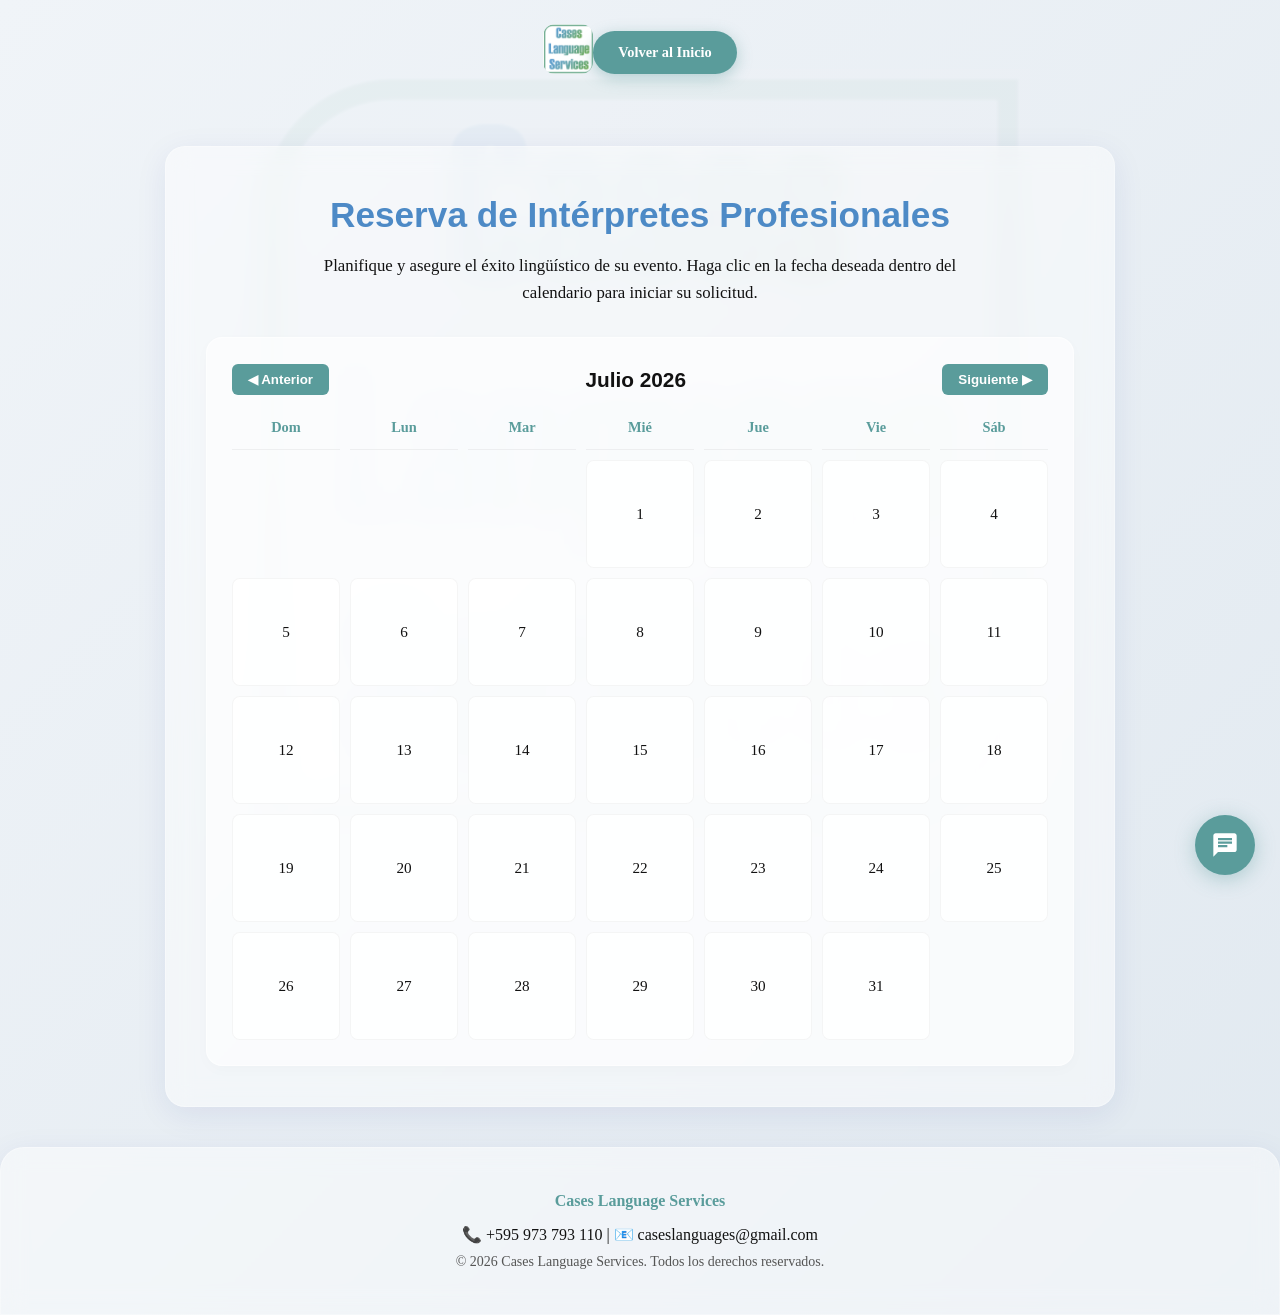
<file: eventos.html>
<!DOCTYPE html>
<html lang="es">
<head>
    <meta charset="UTF-8">
    <meta name="viewport" content="width=device-width, initial-scale=1.0">
    <meta name="description" content="Reserva de intérpretes profesionales en Cases Language Services. Garantice el éxito lingüístico de sus eventos.">
    <title>Reserva de Intérpretes | Cases Language Services</title>
    <link rel="stylesheet" href="styles.css">
    <style>
        /* ==========================================================================
           Estilos avanzados para el motor de reservas y calendario (CLS)
           ========================================================================== */
        .booking-container {
            max-width: 950px;
            margin: 40px auto;
            background: var(--glass-bg, rgba(255, 255, 255, 0.45));
            backdrop-filter: var(--glass-blur, blur(12px));
            -webkit-backdrop-filter: var(--glass-blur, blur(12px));
            border: 1px solid var(--glass-border, rgba(255, 255, 255, 0.3));
            border-radius: 20px;
            padding: 40px;
            box-shadow: var(--glass-shadow, 0 8px 32px 0 rgba(31, 38, 135, 0.08));
        }

        .booking-header {
            text-align: center;
            margin-bottom: 30px;
        }

        .booking-header h1 {
            color: var(--color-secondary, #4d8ac6);
            font-size: 2.2rem;
            margin-bottom: 10px;
            font-family: var(--font-titles, sans-serif);
        }

        .booking-header p {
            color: var(--color-neutral-dark, #121212);
            font-size: 1.05rem;
            max-width: 700px;
            margin: 0 auto;
        }

        /* Arquitectura del Calendario Dinámico */
        .calendar-wrapper {
            background: rgba(255, 255, 255, 0.6);
            border: 1px solid rgba(255, 255, 255, 0.5);
            border-radius: 16px;
            padding: 25px;
            box-shadow: 0 4px 15px rgba(0, 0, 0, 0.02);
        }

        .calendar-navigation {
            display: flex;
            justify-content: space-between;
            align-items: center;
            margin-bottom: 20px;
        }

        .calendar-navigation h3 {
            margin: 0;
            font-size: 1.3rem;
            color: var(--color-neutral-dark, #121212);
            font-weight: 600;
            font-family: var(--font-titles, sans-serif);
        }

        .nav-btn {
            background: var(--color-primary, #5a9c9b);
            color: var(--color-neutral-light, #ffffff);
            border: none;
            padding: 8px 16px;
            border-radius: 6px;
            cursor: pointer;
            font-weight: 600;
            transition: background 0.3s ease, transform 0.2s ease;
        }

        .nav-btn:hover {
            background: var(--color-secondary, #4d8ac6);
            transform: translateY(-1px);
        }

        .calendar-grid {
            display: grid;
            grid-template-columns: repeat(7, 1fr);
            gap: 10px;
            text-align: center;
        }

        .weekday-label {
            font-weight: 700;
            color: var(--color-primary, #5a9c9b);
            font-size: 0.9rem;
            padding-bottom: 10px;
            border-bottom: 1px solid rgba(0, 0, 0, 0.05);
        }

        .calendar-day {
            aspect-ratio: 1;
            display: flex;
            align-items: center;
            justify-content: center;
            background: rgba(255, 255, 255, 0.8);
            border: 1px solid rgba(0, 0, 0, 0.04);
            border-radius: 8px;
            cursor: pointer;
            font-weight: 500;
            font-size: 0.95rem;
            color: var(--color-neutral-dark, #121212);
            transition: all 0.3s cubic-bezier(0.25, 1, 0.5, 1);
        }

        .calendar-day:hover:not(.empty-day) {
            background: var(--color-primary, #5a9c9b);
            color: var(--color-neutral-light, #ffffff);
            transform: translateY(-2px);
            box-shadow: 0 4px 10px rgba(90, 156, 155, 0.3);
        }

        .calendar-day.empty-day {
            background: transparent;
            border: none;
            cursor: default;
        }

        .calendar-day.today {
            border: 2px solid var(--color-secondary, #4d8ac6);
            font-weight: 700;
        }

        /* Ventana Emergente Modal (Pop-up de Reserva) */
        .modal-overlay {
            position: fixed;
            top: 0;
            left: 0;
            width: 100%;
            height: 100%;
            background: rgba(0, 0, 0, 0.4);
            backdrop-filter: blur(5px);
            -webkit-backdrop-filter: blur(5px);
            display: flex;
            align-items: center;
            justify-content: center;
            z-index: 1000;
            opacity: 0;
            pointer-events: none;
            transition: opacity 0.3s ease;
        }

        .modal-overlay.active {
            opacity: 1;
            pointer-events: auto;
        }

        .booking-modal {
            background: var(--color-neutral-light, #ffffff);
            width: 100%;
            max-width: 550px;
            border-radius: 20px;
            box-shadow: 0 25px 50px rgba(0, 0, 0, 0.15);
            overflow: hidden;
            transform: translateY(20px);
            transition: transform 0.3s ease;
            border: 1px solid rgba(0, 0, 0, 0.05);
        }

        .modal-overlay.active .booking-modal {
            transform: translateY(0);
        }

        .modal-header {
            background: linear-gradient(135deg, var(--color-primary, #5a9c9b), var(--color-secondary, #4d8ac6));
            color: var(--color-neutral-light, #ffffff);
            padding: 20px 25px;
            display: flex;
            justify-content: space-between;
            align-items: center;
        }

        .modal-header h2 {
            margin: 0;
            font-size: 1.3rem;
            font-weight: 600;
        }

        .close-modal-btn {
            background: transparent;
            border: none;
            color: var(--color-neutral-light, #ffffff);
            font-size: 1.6rem;
            cursor: pointer;
            line-height: 1;
            transition: opacity 0.2s ease;
        }

        .close-modal-btn:hover {
            opacity: 0.8;
        }

        .modal-body {
            padding: 25px;
            max-height: 75vh;
            overflow-y: auto;
        }

        .form-group {
            display: flex;
            flex-direction: column;
            gap: 6px;
            margin-bottom: 18px;
        }

        .form-group label {
            font-weight: 600;
            font-size: 0.88rem;
            color: var(--color-neutral-dark, #121212);
        }

        .form-group select, 
        .form-group input[type="time"], 
        .form-group textarea {
            width: 100%;
            padding: 10px 14px;
            border: 1px solid rgba(0, 0, 0, 0.15);
            border-radius: 8px;
            font-size: 0.95rem;
            color: var(--color-neutral-dark, #121212);
            box-sizing: border-box;
            transition: border-color 0.3s ease;
            font-family: var(--font-body, Georgia, serif);
            background-color: #fff;
        }

        .form-group select:focus, 
        .form-group input[type="time"]:focus, 
        .form-group textarea:focus {
            outline: none;
            border-color: var(--color-primary, #5a9c9b);
            box-shadow: 0 0 0 3px rgba(90, 156, 155, 0.15);
        }

        .language-pair-grid {
            display: grid;
            grid-template-columns: 1fr 1fr;
            gap: 15px;
        }

        .submit-booking-btn {
            width: 100%;
            background: linear-gradient(135deg, var(--color-primary, #5a9c9b), var(--color-secondary, #4d8ac6));
            color: var(--color-neutral-light, #ffffff);
            border: none;
            padding: 14px;
            border-radius: 8px;
            font-size: 1rem;
            font-weight: 600;
            cursor: pointer;
            transition: opacity 0.3s ease, transform 0.2s ease;
            box-shadow: 0 4px 12px rgba(90, 156, 155, 0.2);
        }

        .submit-booking-btn:hover {
            opacity: 0.95;
            transform: translateY(-1px);
        }

        /* Fondo Decorativo */
        .site-backdrop-bg {
            position: fixed;
            top: 50%;
            left: 50%;
            transform: translate(-50%, -50%);
            width: 85vw;
            height: 85vh;
            max-width: 1080px;
            max-height: 1080px;
            background-image: url('site_logo.png');
            background-repeat: no-repeat;
            background-position: center;
            background-size: contain;
            opacity: 0.05;
            filter: blur(1px);
            pointer-events: none;
            z-index: -2;
        }

        @media (max-width: 768px) {
            .booking-container {
                padding: 20px;
                margin: 20px 10px;
            }
            .language-pair-grid {
                grid-template-columns: 1fr;
                gap: 0;
            }
        }
        /* Botón flotante de WhatsApp */
/* ==========================================================================
   Estilos para el Botón Flotante Dual de Contacto (Email / WhatsApp)
   ========================================================================== */
.contact-float-container {
  position: fixed;
  bottom: 25px;
  right: 25px;
  z-index: 1100;
}

.float-main-btn {
  background-color: var(--color-primary, #5a9c9b);
  color: #ffffff;
  width: 60px;
  height: 60px;
  border-radius: 50%;
  border: none;
  display: flex;
  align-items: center;
  justify-content: center;
  box-shadow: 0 4px 20px rgba(90, 156, 155, 0.4);
  cursor: pointer;
  transition: transform 0.3s cubic-bezier(0.25, 1, 0.5, 1), background-color 0.3s ease;
}

.float-main-btn:hover {
  background-color: var(--color-secondary, #4d8ac6);
  transform: scale(1.1) rotate(5deg);
}

.float-options-menu {
  position: absolute;
  bottom: 75px;
  right: 0;
  background: var(--color-neutral-light, #ffffff);
  border-radius: 16px;
  box-shadow: 0 10px 30px rgba(0, 0, 0, 0.15);
  padding: 12px;
  display: flex;
  flex-direction: column;
  gap: 8px;
  width: 210px;
  opacity: 0;
  pointer-events: none;
  transform: translateY(10px);
  transition: all 0.3s cubic-bezier(0.25, 1, 0.5, 1);
  border: 1px solid rgba(0, 0, 0, 0.08);
}

.float-options-menu.active {
  opacity: 1;
  pointer-events: auto;
  transform: translateY(0);
}

.float-option-item {
  display: flex;
  align-items: center;
  gap: 10px;
  padding: 10px 12px;
  border-radius: 8px;
  text-decoration: none;
  font-family: var(--font-body, Georgia, serif);
  font-size: 0.9rem;
  font-weight: 600;
  color: var(--color-neutral-dark, #121212);
  transition: background 0.2s ease, color 0.2s ease;
}

.float-option-item.whatsapp {
  background-color: rgba(37, 211, 102, 0.1);
  color: #128c7e;
}

.float-option-item.whatsapp:hover {
  background-color: #25d366;
  color: #ffffff;
}

.float-option-item.email {
  background-color: rgba(77, 138, 198, 0.1);
  color: var(--color-secondary, #4d8ac6);
}

.float-option-item.email:hover {
  background-color: var(--color-secondary, #4d8ac6);
  color: #ffffff;
}
    </style>
</head>
<body id="main-body">
    <div class="site-backdrop-bg" aria-hidden="true"></div>

    <header class="site-header navbar-container" style="display: flex; justify-content: space-between; align-items: center; max-width: 1200px; margin: 0 auto; padding: 1.5rem 2rem;">
        <div class="logo-and-branding" style="display: flex; align-items: center; gap: 1rem;">
            <a href="index.html" style="text-decoration: none;">
                <img src="site_logo.png" alt="Cases Language Services Logo" class="main-logo" style="width: 50px; height: 50px; object-fit: cover; border-radius: 12px;">
            </a>
            <p class="motto" style="font-size: 0.95rem; font-style: italic; max-width: 400px; display: none;">
                Conectando culturas y negocios a través del lenguaje.
            </p>
        </div>
        <a href="index.html" class="btn-primary" style="padding: 10px 25px; font-size: 0.9rem;">Volver al Inicio</a>
    </header>

    <main class="container">
        <div class="booking-container">
            <div class="booking-header">
                <h1>Reserva de Intérpretes Profesionales</h1>
                <p>Planifique y asegure el éxito lingüístico de su evento. Haga clic en la fecha deseada dentro del calendario para iniciar su solicitud.</p>
            </div>

            <div class="calendar-wrapper">
                <div class="calendar-navigation">
                    <button class="nav-btn" id="prev-month-btn" aria-label="Mes anterior">◀ Anterior</button>
                    <h3 id="calendar-month-year">Julio 2026</h3>
                    <button class="nav-btn" id="next-month-btn" aria-label="Mes siguiente">Siguiente ▶</button>
                </div>

                <div class="calendar-grid" id="calendar-grid-container" role="grid" aria-label="Calendario de reservas">
                    <!-- Generado dinámicamente -->
                </div>
            </div>
        </div>
    </main>

    <div class="modal-overlay" id="booking-modal-overlay" role="dialog" aria-modal="true" aria-labelledby="modal-date-title">
        <div class="booking-modal">
            <div class="modal-header">
                <h2 id="modal-date-title">Solicitud de Intérprete</h2>
                <button class="close-modal-btn" id="close-modal-btn" aria-label="Cerrar ventana">&times;</button>
            </div>
            
            <div class="modal-body">
                <form id="interpreter-booking-form">
                    <input type="hidden" id="selected-event-date">

                    <div class="form-group">
                        <label for="event-type">Tipo de Evento:</label>
                        <select id="event-type" required>
                            <option value="" disabled selected>-- Seleccione una opción --</option>
                            <option value="Conferencia Presencial">Conferencia Presencial</option>
                            <option value="Videoconferencia / Reunión Virtual">Videoconferencia / Reunión Virtual</option>
                            <option value="Reunión Corporativa">Reunión Corporativa</option>
                            <option value="Evento Internacional / Cumbre">Evento Internacional / Cumbre</option>
                            <option value="Otros Eventos Especiales">Otros Eventos Especiales</option>
                        </select>
                    </div>

                    <div class="language-pair-grid">
                        <div class="form-group">
                            <label for="start-time">Hora de Inicio:</label>
                            <input type="time" id="start-time" required>
                        </div>
                        <div class="form-group">
                            <label for="end-time">Hora de Finalización:</label>
                            <input type="time" id="end-time" required>
                        </div>
                    </div>

                    <div class="form-group">
                        <label>Combinación Lingüística (Language Pairs):</label>
                        <div class="language-pair-grid">
                            <div>
                                <label style="font-size: 0.78rem; color: #555;" for="lang-from">Del Idioma:</label>
                                <select id="lang-from" required>
                                    <option value="" disabled selected>-- Origen --</option>
                                    <option value="Español">Español</option>
                                    <option value="Inglés">Inglés</option>
                                    <option value="Alemán">Alemán</option>
                                    <option value="Guaraní">Guaraní</option>
                                    <option value="Chino Mandarín">Chino Mandarín</option>
                                </select>
                            </div>
                            <div>
                                <label style="font-size: 0.78rem; color: #555;" for="lang-to">Al Idioma:</label>
                                <select id="lang-to" required>
                                    <option value="" disabled selected>-- Destino --</option>
                                    <option value="Español">Español</option>
                                    <option value="Inglés">Inglés</option>
                                    <option value="Alemán">Alemán</option>
                                    <option value="Guaraní">Guaraní</option>
                                    <option value="Chino Mandarín">Chino Mandarín</option>
                                </select>
                            </div>
                        </div>
                    </div>

                    <div class="form-group">
                        <label for="additional-info">Detalles adicionales del Evento:</label>
                        <textarea id="additional-info" rows="4" placeholder="Ej: Cantidad de asistentes, modalidad técnica requerida, variaciones temáticas, etc."></textarea>
                    </div>

                    <button type="submit" class="submit-booking-btn">Enviar Solicitud</button>
                </form>
            </div>
        </div>
    </div>

    <footer class="site-footer glass-panel" style="margin-top: auto; padding: 2.5rem 2rem; border-radius: 24px 24px 0 0;">
        <div class="container footer-content" style="max-width: 1200px; margin: 0 auto; text-align: center;">
            <h4 style="color: var(--color-primary, #5a9c9b); margin-bottom: 0.5rem;">Cases Language Services</h4>
            <p style="margin-bottom: 0.25rem;">📞 +595 973 793 110 | 📧 caseslanguages@gmail.com</p>
            <p style="font-size: 0.875rem; color: #555;">&copy; 2026 Cases Language Services. Todos los derechos reservados.</p>
        </div>
    </footer>

<!-- Menú flotante dual de contacto (WhatsApp o Correo) -->
<div class="contact-float-container">
  <div class="float-options-menu" id="contact-options-menu">
    <!-- Opción de WhatsApp con icono genérico de mensaje/chat -->
<a href="#" id="floating-whatsapp-btn" class="float-option-item whatsapp" target="_blank" rel="noopener noreferrer">
  <svg xmlns="http://www.w3.org/2000/svg" viewBox="0 0 24 24" width="20" height="20" fill="currentColor">
    <path d="M20 2H4c-1.1 0-2 .9-2 2v18l4-4h14c1.1 0 2-.9 2-2V4c0-1.1-.9-2-2-2zM6 9h12v2H6V9zm8 5H6v-2h8v2zm4-6H6V6h12v2z"/>
  </svg>
  WhatsApp
</a>
    <a href="#" id="floating-email-btn" class="float-option-item email">
      <svg xmlns="http://www.w3.org/2000/svg" viewBox="0 0 24 24" width="20" height="20" fill="currentColor"><path d="M20 4H4c-1.1 0-1.99.9-1.99 2L2 18c0 1.1.9 2 2 2h16c1.1 0 2-.9 2-2V6c0-1.1-.9-2-2-2zm0 4l-8 5-8-5V6l8 5 8-5v2z"/></svg>
      Correo Formal
    </a>
  </div>

  <button class="float-main-btn hover-fx" id="float-toggle-btn" aria-label="Abrir opciones de contacto">
    <svg xmlns="http://www.w3.org/2000/svg" viewBox="0 0 24 24" width="28" height="28" fill="currentColor">
      <path d="M20 2H4c-1.1 0-2 .9-2 2v18l4-4h14c1.1 0 2-.9 2-2V4c0-1.1-.9-2-2-2zM6 9h12v2H6V9zm8 5H6v-2h8v2zm4-6H6V6h12v2z"/>
    </svg>
  </button>
</div>

    <script>
        document.addEventListener('DOMContentLoaded', () => {
            const monthYearDisplay = document.getElementById('calendar-month-year');
            const gridContainer = document.getElementById('calendar-grid-container');
            const prevBtn = document.getElementById('prev-month-btn');
            const nextBtn = document.getElementById('next-month-btn');

            const modalOverlay = document.getElementById('booking-modal-overlay');
            const closeModalBtn = document.getElementById('close-modal-btn');
            const modalDateTitle = document.getElementById('modal-date-title');
            const selectedDateInput = document.getElementById('selected-event-date');
            const bookingForm = document.getElementById('interpreter-booking-form');

            const langFrom = document.getElementById('lang-from');
            const langTo = document.getElementById('lang-to');

            // Estado inicial de la fecha (Julio 2026)
            let currentDate = new Date(2026, 6, 1);

            const meses = [
                "Enero", "Febrero", "Marzo", "Abril", "Mayo", "Junio", 
                "Julio", "Agosto", "Septiembre", "Octubre", "Noviembre", "Diciembre"
            ];
            
            const diasSemana = ["Dom", "Lun", "Mar", "Mié", "Jue", "Vie", "Sáb"];

            function renderCalendar() {
                if (!gridContainer || !monthYearDisplay) return;
                gridContainer.innerHTML = '';
                
                monthYearDisplay.textContent = `${meses[currentDate.getMonth()]} ${currentDate.getFullYear()}`;

                diasSemana.forEach(dia => {
                    const label = document.createElement('div');
                    label.className = 'weekday-label';
                    label.textContent = dia;
                    gridContainer.appendChild(label);
                });

                const year = currentDate.getFullYear();
                const month = currentDate.getMonth();

                const firstDayIndex = new Date(year, month, 1).getDay();
                const totalDays = new Date(year, month + 1, 0).getDate();

                for (let i = 0; i < firstDayIndex; i++) {
                    const emptyDay = document.createElement('div');
                    emptyDay.className = 'calendar-day empty-day';
                    gridContainer.appendChild(emptyDay);
                }

                for (let day = 1; day <= totalDays; day++) {
                    const dayCell = document.createElement('div');
                    dayCell.className = 'calendar-day';
                    dayCell.textContent = day;

                    if (year === 2026 && month === 10 && day === 12) {
                        dayCell.classList.add('today');
                    }

                    dayCell.addEventListener('click', () => openBookingModal(day, month, year));
                    gridContainer.appendChild(dayCell);
                }
            }

            function openBookingModal(day, month, year) {
                const formattedDate = `${day} de ${meses[month]}, ${year}`;
                if (modalDateTitle) modalDateTitle.textContent = `Reservar Intérprete - ${formattedDate}`;
                if (selectedDateInput) selectedDateInput.value = `${year}-${String(month + 1).padStart(2, '0')}-${String(day).padStart(2, '0')}`;
                
                if (bookingForm) bookingForm.reset();
                if (modalOverlay) modalOverlay.classList.add('active');
            }

            function closeModal() {
                if (modalOverlay) modalOverlay.classList.remove('active');
            }

            function validateLanguagePairs() {
                if (langFrom && langTo && langFrom.value === langTo.value && langFrom.value !== "" && langTo.value !== "") {
                    alert("Por favor, seleccione un par de idiomas diferente. El idioma de destino no puede ser idéntico al de origen.");
                    langTo.value = "";
                }
            }

            if (langFrom) langFrom.addEventListener('change', validateLanguagePairs);
            if (langTo) langTo.addEventListener('change', validateLanguagePairs);

            if (prevBtn) {
                prevBtn.addEventListener('click', () => {
                    currentDate.setMonth(currentDate.getMonth() - 1);
                    renderCalendar();
                });
            }

            if (nextBtn) {
                nextBtn.addEventListener('click', () => {
                    currentDate.setMonth(currentDate.getMonth() + 1);
                    renderCalendar();
                });
            }

            if (closeModalBtn) closeModalBtn.addEventListener('click', closeModal);
            
            if (modalOverlay) {
                modalOverlay.addEventListener('click', (e) => {
                    if (e.target === modalOverlay) closeModal();
                });
            }

            if (bookingForm) {
                bookingForm.addEventListener('submit', (e) => {
                    e.preventDefault();

                    const bookingData = {
                        fecha: selectedDateInput ? selectedDateInput.value : '',
                        tipoEvento: document.getElementById('event-type').value,
                        horaInicio: document.getElementById('start-time').value,
                        horaFin: document.getElementById('end-time').value,
                        idiomaOrigen: langFrom ? langFrom.value : '',
                        idiomaDestino: langTo ? langTo.value : '',
                        infoAdicional: document.getElementById('additional-info').value
                    };

                    const emailDestino = "caseslanguages@gmail.com";
                    const asunto = `Nueva Solicitud de Intérprete - CLS Booking (${bookingData.fecha})`;
            
                    const cuerpoMensaje = `Estimado equipo de Cases Language Services,

Se ha generado una nueva solicitud de reserva de intérprete a través de la plataforma virtual. A continuación, los detalles del evento:

• Fecha del Evento: ${bookingData.fecha}
• Tipo de Evento: ${bookingData.tipoEvento}
• Combinación Lingüística: ${bookingData.idiomaOrigen} ➔ ${bookingData.idiomaDestino}
• Horario del Evento: ${bookingData.horaInicio} a ${bookingData.horaFin} hrs.

Información adicional provista por el solicitante:
"${bookingData.infoAdicional || 'Sin comentarios adicionales.'}"

Atentamente,
Sistema de Reservas Automáticas CLS`;

                    const mailtoUrl = `mailto:${emailDestino}?subject=${encodeURIComponent(asunto)}&body=${encodeURIComponent(cuerpoMensaje)}`;
                    window.location.href = mailtoUrl;

                    alert(`¡Solicitud Registrada!\n\nSe está abriendo su cliente de correo electrónico para enviar los detalles del evento a ${emailDestino}.`);
                    closeModal();
                });
            }

            renderCalendar();

         initAutoHidingHeader();
        });
        function initAutoHidingHeader() {
  const header = document.querySelector('.navbar-container');
  if (!header) return;

  let lastScrollTop = 0;
  const delta = 5; // Margen mínimo de desplazamiento para activar la acción
  const navbarHeight = header.offsetHeight;

  window.addEventListener('scroll', () => {
    let scrollTop = window.pageYOffset || document.documentElement.scrollTop;

    // Asegurar que el scroll supere el margen mínimo (delta)
    if (Math.abs(lastScrollTop - scrollTop) <= delta) return;

    if (scrollTop > lastScrollTop && scrollTop > navbarHeight) {
      // Scroll hacia ABAJO -> Ocultar header
      header.classList.add('header-hidden');
    } else {
      // Scroll hacia ARRIBA -> Mostrar header
      header.classList.remove('header-hidden');
    }

    lastScrollTop = scrollTop;
  }, { passive: true });
}
// Control del menú flotante de contacto dual (WhatsApp / Email)
            const floatToggleBtn = document.getElementById('float-toggle-btn');
            const contactOptionsMenu = document.getElementById('contact-options-menu');
            const floatingWhatsappBtn = document.getElementById('floating-whatsapp-btn');
            const floatingEmailBtn = document.getElementById('floating-email-btn');

            if (floatToggleBtn && contactOptionsMenu) {
                floatToggleBtn.addEventListener('click', () => {
                    contactOptionsMenu.classList.toggle('active');
                });

                // Cerrar menú al hacer clic fuera
                document.addEventListener('click', (e) => {
                    if (!floatToggleBtn.contains(e.target) && !contactOptionsMenu.contains(e.target)) {
                        contactOptionsMenu.classList.remove('active');
                    }
                });
            }

            // Actualizar enlace de WhatsApp flotante con mensaje formal predeterminado
            const numeroWhatsApp = "595973793110"; // Número corporativo
            const mensajeFormalWhatsApp = "Estimado equipo de Cases Language Services,\n\nDeseo agendar una cita o solicitar información detallada sobre sus servicios de traducción e interpretación.\n\nQuedo atento a su respuesta.\nAtentamente.";
            if (floatingWhatsappBtn) {
                floatingWhatsappBtn.href = `https://wa.me/${numeroWhatsApp}?text=${encodeURIComponent(mensajeFormalWhatsApp)}`;
            }

            if (floatingEmailBtn) {
                floatingEmailBtn.href = `mailto:caseslanguages@gmail.com?subject=${encodeURIComponent("Consulta General - Cases Language Services")}&body=${encodeURIComponent(mensajeFormalWhatsApp)}`;
            }

    </script>
</body>
</html>
</file>
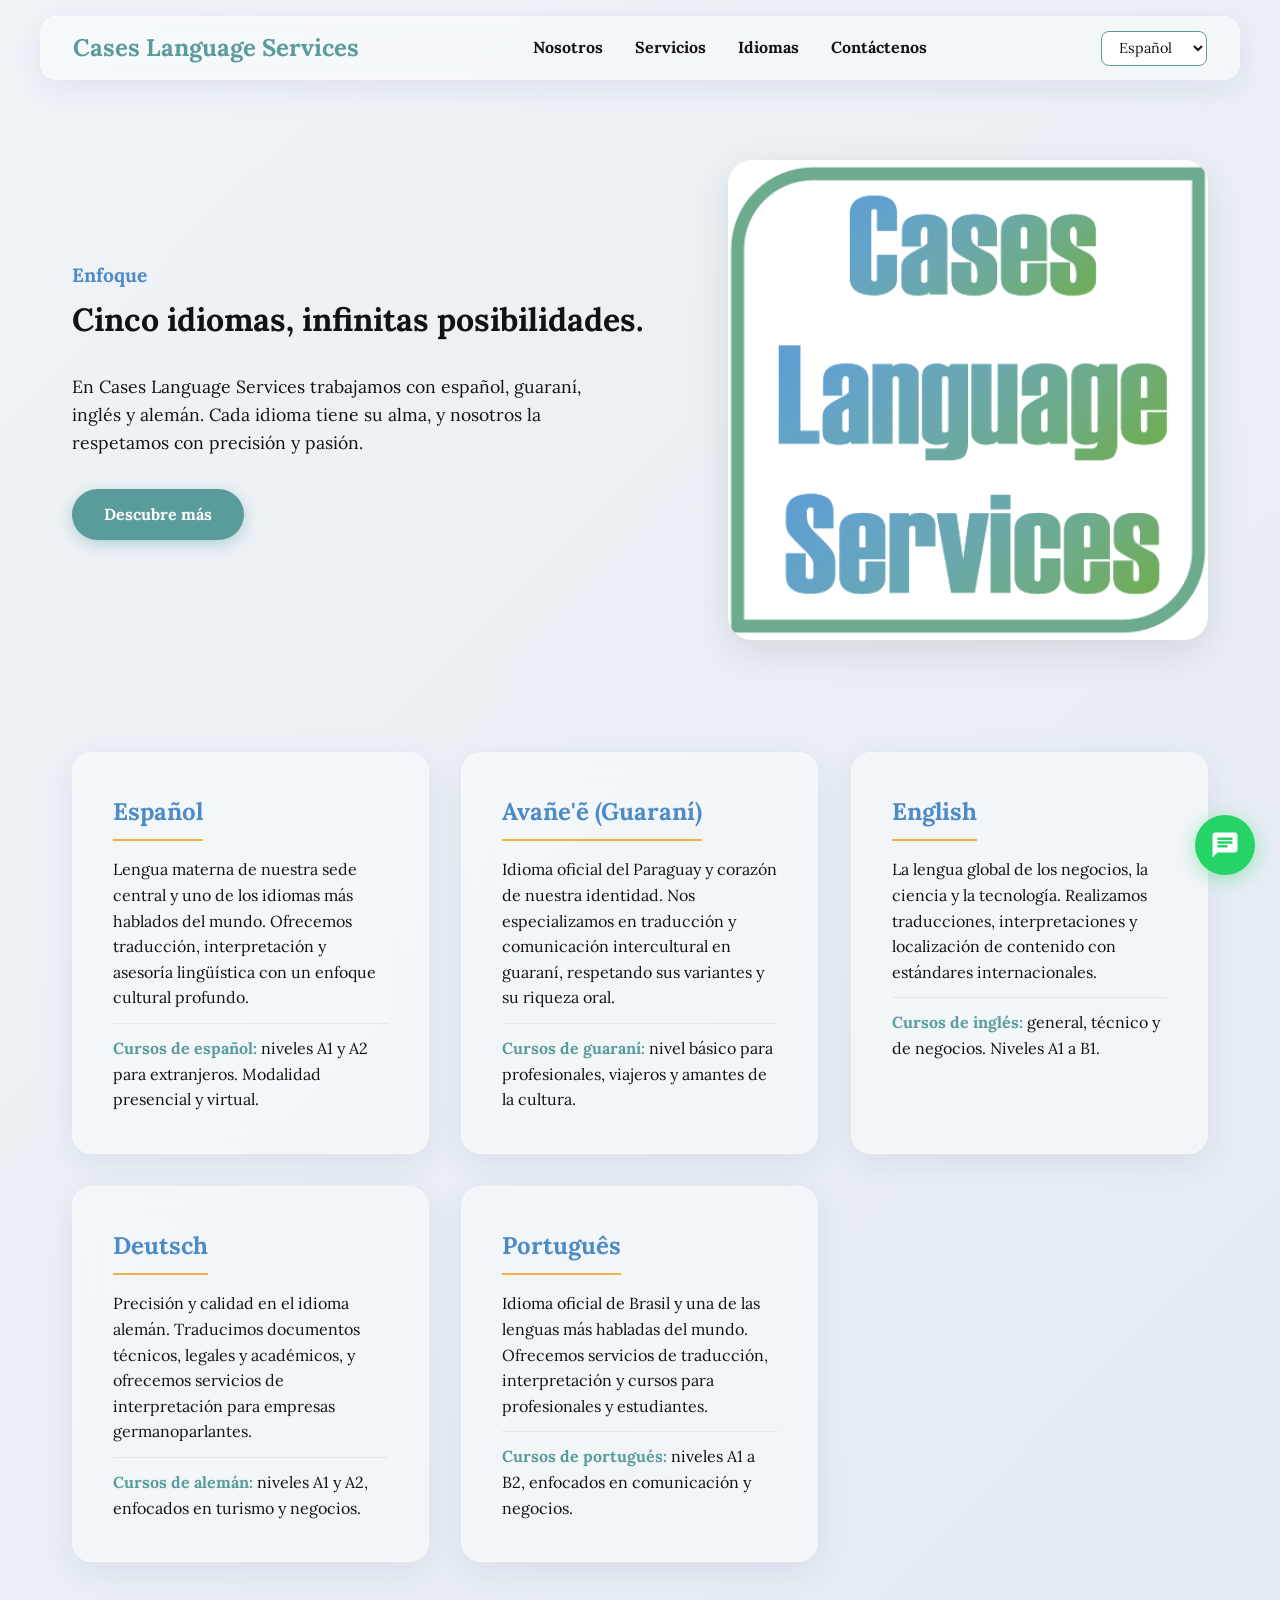
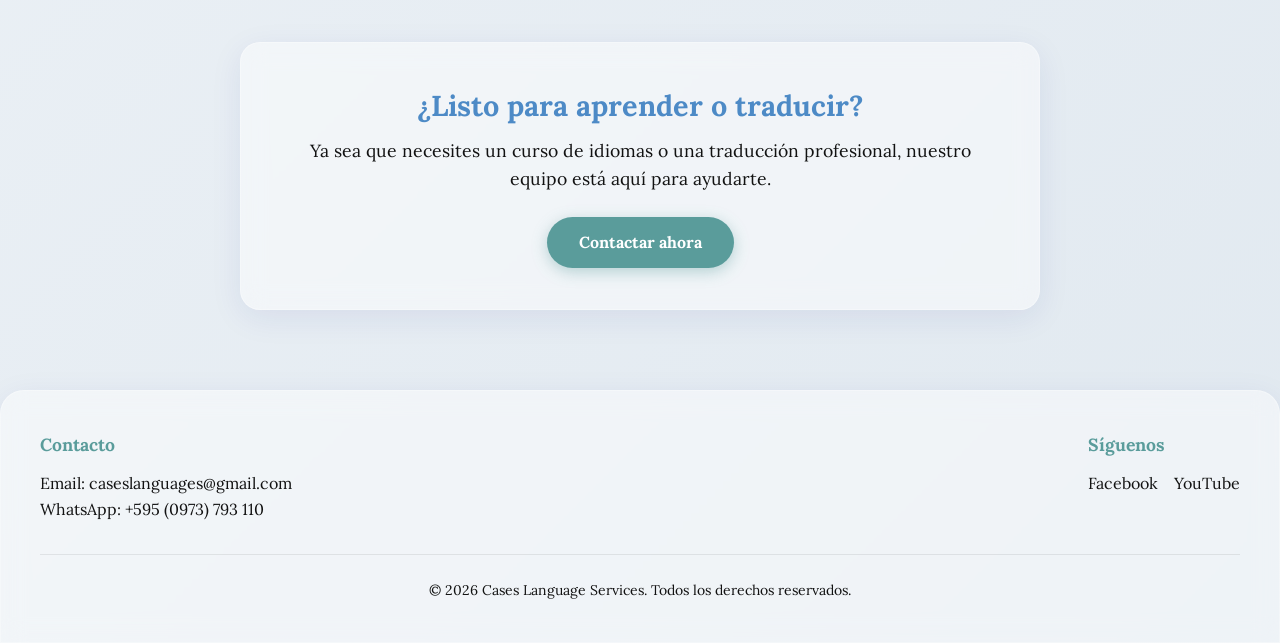
<file: idiomas.html>
<!DOCTYPE html>
<html lang="es">
<head>
    <meta charset="UTF-8" />
    <meta name="viewport" content="width=device-width, initial-scale=1.0" />
    <meta name="description" content="Cases Language Services - Idiomas de trabajo: español, guaraní, inglés y alemán. Cursos de idiomas para todos los niveles." />
    <title>Cases Language Services | Idiomas</title>

    <link rel="preconnect" href="https://fonts.googleapis.com" />
    <link rel="preconnect" href="https://fonts.gstatic.com" crossorigin />
    <link href="https://fonts.googleapis.com/css2?family=Lora:ital,wght@0,400;0,700;1,400&display=swap" rel="stylesheet" />

    <style>
        /* ==========================================================================
           Design Tokens & Variables (PRD 5.1)
           ========================================================================== */
        :root {
            /* Color Palette */
            --color-primary: #5a9c9b;
            /* Teal */
            --color-secondary: #4d8ac6;
            /* Blue */
            --color-accent: #f5b041;
            /* Golden Yellow */
            --color-neutral-dark: #121212;
            /* Neutral Black */
            --color-neutral-light: #ffffff;
            /* Neutral White */

            /* Glassmorphism Configuration */
            --glass-bg: rgba(255, 255, 255, 0.45);
            --glass-border: rgba(255, 255, 255, 0.3);
            --glass-blur: blur(12px);
            --glass-shadow: 0 8px 32px 0 rgba(31, 38, 135, 0.08);

            /* Typography */
            --font-titles: "Lora", "Lora", sans-serif;
            --font-body: "Lora", Georgia, serif;
        }

        /* Screen reader utility for accessibility */
        .sr-only {
            position: absolute;
            width: 1px;
            height: 1px;
            padding: 0;
            margin: -1px;
            overflow: hidden;
            clip: rect(0, 0, 0, 0);
            white-space: nowrap;
            border: 0;
        }

        /* Base Styles */
        *,
        *::before,
        *::after {
            box-sizing: border-box;
            margin: 0;
            padding: 0;
        }

        body {
            font-family: var(--font-body);
            font-size: 16px;
            font-weight: 400;
            line-height: 1.6;
            color: var(--color-neutral-dark);
            background: linear-gradient(135deg, #f0f4f8 0%, #e1e9f0 100%);
            min-height: 100vh;
            display: flex;
            flex-direction: column;
        }

        /* Glassmorphism System */
        .glass-panel,
        .glass-card {
            background: var(--glass-bg);
            backdrop-filter: var(--glass-blur);
            -webkit-backdrop-filter: var(--glass-blur);
            border: 1px solid var(--glass-border);
            box-shadow: var(--glass-shadow);
        }

/* Modificación / Adición en .navbar-container */
.navbar-container {
  position: sticky;
  top: 0;
  z-index: 1000;
  padding: 1rem 2rem;
  /* Añadimos transición suave para la ocultación y aparición */
  transition: transform 0.35s cubic-bezier(0.25, 1, 0.5, 1), opacity 0.35s ease;
}

/* Clase que se activará con JS al hacer scroll hacia abajo */
.navbar-container.header-hidden {
  transform: translateY(-100%);
  opacity: 0;
  pointer-events: none; /* Evita clics accidentales cuando está oculto */
}

        .navbar {
            display: flex;
            justify-content: space-between;
            align-items: center;
            max-width: 1200px;
            margin: 0 auto;
            padding: 0.75rem 2rem;
            border-radius: 16px;
        }

        .brand-logo {
            font-family: var(--font-titles);
            font-size: 1.5rem;
            font-weight: bold;
            color: var(--color-primary);
            text-decoration: none;
        }

        .nav-menu {
            display: flex;
            list-style: none;
            gap: 2rem;
        }

        .nav-link {
            font-family: var(--font-body);
            font-size: 1rem;
            color: var(--color-neutral-dark);
            text-decoration: none;
            font-weight: 700;
            transition: color 0.3s ease;
        }

        .nav-link:hover {
            color: var(--color-secondary);
        }

        .nav-link:focus-visible,
        .brand-logo:focus-visible,
        .btn-primary:focus-visible,
        .lang-dropdown:focus-visible,
        .social-links a:focus-visible {
            outline: 3px solid var(--color-accent);
            outline-offset: 3px;
        }

        .lang-dropdown {
            font-family: var(--font-body);
            font-size: 0.9rem;
            padding: 0.4rem 0.8rem;
            border-radius: 8px;
            border: 1px solid var(--color-primary);
            background-color: var(--color-neutral-light);
            color: var(--color-neutral-dark);
            cursor: pointer;
        }

        /* Hero Section (PRD 4.2) */
        .hero-section {
            padding: 4rem 2rem;
            max-width: 1200px;
            margin: 0 auto;
            width: 100%;
        }

        .hero-container {
            display: flex;
            align-items: center;
            justify-content: space-between;
            gap: 3rem;
            flex-wrap: wrap;
        }

        .hero-content {
            flex: 1 1 400px;
        }

        .motto {
            font-family: var(--font-titles);
            font-size: 32px;
            font-weight: bold;
            line-height: 1.3;
            color: var(--color-neutral-dark);
            margin-bottom: 2rem;
        }

        .hero-subtitle {
            font-size: 1.2rem;
            color: var(--color-secondary);
            margin-bottom: 0.5rem;
            font-weight: 700;
        }

        /* Primary Action Button */
        .btn-primary {
            display: inline-block;
            background-color: var(--color-primary);
            color: var(--color-neutral-light);
            font-family: var(--font-body);
            font-size: 1rem;
            font-weight: bold;
            padding: 0.8rem 2rem;
            border-radius: 50px;
            text-decoration: none;
            border: none;
            box-shadow: 0 4px 15px rgba(90, 156, 155, 0.4);
            transition: background-color 0.3s ease;
        }

        .btn-primary:hover {
            background-color: var(--color-secondary);
        }

        /* Hero Image Container */
        .hero-image-wrapper {
            flex: 0 0 480px;
            max-width: 100%;
        }

        .hero-logo {
            width: 480px;
            height: 480px;
            object-fit: cover;
            border-radius: 24px;
            box-shadow: 0 12px 40px rgba(0, 0, 0, 0.1);
            display: block;
        }

        /* Information Sections */
        .info-section {
            padding: 3rem 2rem 5rem;
            max-width: 1200px;
            margin: 0 auto;
            width: 100%;
        }

        .cards-grid {
            display: grid;
            grid-template-columns: repeat(auto-fit, minmax(300px, 1fr));
            gap: 2rem;
        }

        .card {
            padding: 2.5rem;
            border-radius: 20px;
        }

        .card-title {
            font-family: var(--font-body);
            font-size: 24px;
            font-weight: bold;
            color: var(--color-secondary);
            margin-bottom: 1rem;
            border-bottom: 2px solid var(--color-accent);
            padding-bottom: 0.5rem;
            display: inline-block;
        }

        .card-text {
            font-family: var(--font-body);
            font-size: 16px;
            font-weight: 400;
            color: var(--color-neutral-dark);
        }

        .values-list {
            list-style: none;
        }

        .values-list li {
            margin-bottom: 0.5rem;
        }

        .service-detail {
            margin-top: 0.75rem;
            padding-top: 0.75rem;
            border-top: 1px solid rgba(0, 0, 0, 0.06);
        }

        .service-detail strong {
            color: var(--color-primary);
        }

        /* Footer Section */
        .site-footer {
            margin-top: auto;
            padding: 2.5rem 2rem;
            border-radius: 24px 24px 0 0;
        }

        .footer-container {
            max-width: 1200px;
            margin: 0 auto;
            display: flex;
            justify-content: space-between;
            align-items: flex-start;
            flex-wrap: wrap;
            gap: 2rem;
        }

        .footer-heading {
            font-family: var(--font-body);
            font-size: 1.1rem;
            font-weight: bold;
            color: var(--color-primary);
            margin-bottom: 0.75rem;
        }

        .footer-contact a,
        .social-links a {
            color: var(--color-neutral-dark);
            text-decoration: none;
        }

        .social-links {
            display: flex;
            gap: 1rem;
        }

        .footer-copyright {
            width: 100%;
            text-align: center;
            padding-top: 1.5rem;
            border-top: 1px solid rgba(0, 0, 0, 0.08);
            font-size: 0.875rem;
        }
/* Botón flotante de WhatsApp */
.whatsapp-float {
  position: fixed;
  bottom: 25px;
  right: 25px;
  background-color: #25d366;
  color: #ffffff;
  width: 60px;
  height: 60px;
  border-radius: 50%;
  display: flex;
  align-items: center;
  justify-content: center;
  box-shadow: 0 4px 20px rgba(37, 211, 102, 0.4);
  z-index: 1100;
  text-decoration: none;
  transition: transform 0.3s cubic-bezier(0.25, 1, 0.5, 1), background-color 0.3s ease;
}

.whatsapp-float:hover {
  background-color: #20ba5a;
  transform: scale(1.1) rotate(5deg);
}

        /* Hardware Acceleration Class for JS Interactions */
        .hover-fx {
            will-change: transform;
            transition: transform 0.2s cubic-bezier(0.25, 1, 0.5, 1), box-shadow 0.2s cubic-bezier(0.25, 1, 0.5, 1);
            transform-style: preserve-3d;
        }

        /* Responsive Overrides */
        @media (max-width: 768px) {
            .navbar {
                flex-direction: column;
                gap: 1rem;
            }

            .hero-container {
                justify-content: center;
                text-align: center;
            }

            .nav-menu {
                flex-wrap: wrap;
                justify-content: center;
                gap: 1rem 1.5rem;
            }

            .hero-image-wrapper {
                flex: 0 1 100%;
            }

            .hero-logo {
                width: 100%;
                height: auto;
                aspect-ratio: 1 / 1;
            }
        }

        @media (prefers-reduced-motion: reduce) {
            *,
            *::before,
            *::after {
                scroll-behavior: auto !important;
                transition-duration: 0.01ms !important;
                animation-duration: 0.01ms !important;
                animation-iteration-count: 1 !important;
            }

            .hover-fx {
                will-change: auto;
                transform: none !important;
            }
        }
    </style>
</head>
<body>

    <header class="navbar-container">
        <nav class="navbar glass-panel" aria-label="Navegación principal">
            <a href="index.html" class="brand-logo" aria-label="Página de inicio de Cases Language Services">
                Cases Language Services
            </a>

            <ul class="nav-menu">
                <li><a href="nosotros.html" class="nav-link hover-fx">Nosotros</a></li>
                <li><a href="servicios.html" class="nav-link hover-fx">Servicios</a></li>
                <li><a href="idiomas.html" class="nav-link hover-fx" aria-current="page">Idiomas</a></li>
                <li><a href="contactenos.html" class="nav-link hover-fx">Contáctenos</a></li>
            </ul>

            <div class="lang-switch-wrapper">
                <label for="lang-select" class="sr-only">Seleccionar idioma</label>
                <select id="lang-select" class="lang-dropdown hover-fx" aria-label="Cambiar idioma">
                    <option value="es" selected>Español</option>
                    <option value="en">English</option>
                    <option value="gn">Avañe'ẽ</option>
                    <option value="de">Deutsch</option>
                </select>
            </div>
        </nav>
    </header>

    <main id="main-content">
        <!-- Hero Section -->
        <section class="hero-section">
            <div class="hero-container">
                <div class="hero-content">
                    <p class="hero-subtitle">Enfoque</p>
                    <h1 class="motto">Cinco idiomas, infinitas posibilidades.</h1>
                    <p style="font-size:1.1rem; margin-bottom:2rem; max-width:540px;">
                        En Cases Language Services trabajamos con español, guaraní, inglés y alemán.
                        Cada idioma tiene su alma, y nosotros la respetamos con precisión y pasión.
                    </p>
                    <a href="contactenos.html" class="btn btn-primary hover-fx">Descubre más</a>
                </div>
                <div class="hero-image-wrapper">
                    <img src="site_logo.png"
                    alt="Logo de Cases Language Services"
                    class="hero-logo"
                    width="480"
                    height="480" />
                </div>
            </div>
        </section>

        <!-- Languages & Courses Grid -->
        <section class="info-section">
            <div class="cards-grid">

                <!-- 1. Español -->
                <article class="card glass-card hover-fx">
                    <h2 class="card-title">Español</h2>
                    <p class="card-text">
                        Lengua materna de nuestra sede central y uno de los idiomas más hablados del mundo.
                        Ofrecemos traducción, interpretación y asesoría lingüística con un enfoque cultural profundo.
                    </p>
                    <div class="service-detail">
                        <strong>Cursos de español:</strong> niveles A1 y A2 para extranjeros. Modalidad presencial y virtual.
                    </div>
                </article>

                <!-- 2. Avañe'ẽ (Guaraní) -->
                <article class="card glass-card hover-fx">
                    <h2 class="card-title">Avañe'ẽ (Guaraní)</h2>
                    <p class="card-text">
                        Idioma oficial del Paraguay y corazón de nuestra identidad. Nos especializamos en traducción
                        y comunicación intercultural en guaraní, respetando sus variantes y su riqueza oral.
                    </p>
                    <div class="service-detail">
                        <strong>Cursos de guaraní:</strong> nivel básico para profesionales, viajeros y amantes de la cultura.
                    </div>
                </article>

                <!-- 3. English -->
                <article class="card glass-card hover-fx">
                    <h2 class="card-title">English</h2>
                    <p class="card-text">
                        La lengua global de los negocios, la ciencia y la tecnología. Realizamos traducciones,
                        interpretaciones y localización de contenido con estándares internacionales.
                    </p>
                    <div class="service-detail">
                        <strong>Cursos de inglés:</strong> general, técnico y de negocios. Niveles A1 a B1.
                    </div>
                </article>

                <!-- 4. Deutsch -->
                <article class="card glass-card hover-fx">
                    <h2 class="card-title">Deutsch</h2>
                    <p class="card-text">
                        Precisión y calidad en el idioma alemán. Traducimos documentos técnicos, legales y
                        académicos, y ofrecemos servicios de interpretación para empresas germanoparlantes.
                    </p>
                    <div class="service-detail">
                        <strong>Cursos de alemán:</strong> niveles A1 y A2, enfocados en turismo y negocios.
                    </div>
                </article>

                <!-- 5. Português -->
                <article class="card glass-card hover-fx">
                    <h2 class="card-title">Português</h2>
                    <p class="card-text">
                        Idioma oficial de Brasil y una de las lenguas más habladas del mundo. Ofrecemos servicios de traducción,
                        interpretación y cursos para profesionales y estudiantes.
                    </p>
                    <div class="service-detail">
                        <strong>Cursos de portugués:</strong> niveles A1 a B2, enfocados en comunicación y negocios.
                    </div>
                </article>

            </div>
        </section>

        <!-- Extra call to action -->
        <section class="info-section" style="padding-top:0;">
            <div class="glass-card hover-fx" style="padding:2.5rem; border-radius:20px; text-align:center; max-width:800px; margin:0 auto;">
                <h2 style="font-family:var(--font-titles); font-size:1.8rem; color:var(--color-secondary); margin-bottom:0.5rem;">
                    ¿Listo para aprender o traducir?
                </h2>
                <p style="font-size:1.1rem; margin-bottom:1.5rem;">
                    Ya sea que necesites un curso de idiomas o una traducción profesional, nuestro equipo está aquí para ayudarte.
                </p>
                <a href="contactenos.html" class="btn btn-primary hover-fx">Contactar ahora</a>
            </div>
        </section>
    </main>

  <footer class="site-footer glass-panel">
    <div class="footer-container">
      <div class="footer-contact">
        <h3 class="footer-heading">Contacto</h3>
        <p>Email: <a href="mailto:caseslanguages@gmail.com">caseslanguages@gmail.com</a></p>
        <p>WhatsApp: +595 (0973) 793 110</p>
      </div>

      <div class="footer-social">
        <h3 class="footer-heading">Síguenos</h3>
        <div class="social-links">
          <a href="#" class="social-link hover-fx" aria-label="LinkedIn">Facebook</a>
          <a href="#" class="social-link hover-fx" aria-label="X (Twitter)">YouTube</a>
        </div>
      </div>

      <div class="footer-copyright">
        <p>&copy; 2026 Cases Language Services. Todos los derechos reservados.</p>
      </div>
    </div>
  </footer>

<!-- Burbuja flotante de WhatsApp -->
<a href="https://wa.me/5950973793110?text=Hola,%20deseo%20agendar%20una%20cita%20por%20vídeollamada%20con%20un%20representante." 
   class="whatsapp-float hover-fx" 
   target="_blank" 
   rel="noopener noreferrer"
   aria-label="Chatear por WhatsApp con un representante">
  <svg xmlns="http://www.w3.org/2000/svg" viewBox="0 0 24 24" width="30" height="30" fill="currentColor">
    <path d="M20 2H4c-1.1 0-2 .9-2 2v18l4-4h14c1.1 0 2-.9 2-2V4c0-1.1-.9-2-2-2zM6 9h12v2H6V9zm8 5H6v-2h8v2zm4-6H6V6h12v2z"/>
  </svg>
</a>

    <script>
        /**
         * Modern 2026 UI FX Controller
         * Implements GPU-accelerated 3D dynamic tilt and cursor interactions.
         */
        document.addEventListener('DOMContentLoaded', () => {
            init3DHoverEffect();
            initAutoHidingHeader();
        });

        /**
         * Initializes 3D tilt transformations for elements tagged with .hover-fx
         */
        function init3DHoverEffect() {
            const interactiveElements = document.querySelectorAll('.hover-fx');

            if (window.matchMedia('(prefers-reduced-motion: reduce)').matches) {
                return;
            }

            interactiveElements.forEach((element) => {
                element.addEventListener('mousemove', (e) => handleTilt(e, element));
                element.addEventListener('mouseleave', () => resetTilt(element));
            });
        }

        /**
         * Calculates mouse position relative to target bounding box
         * and applies a subtle 3D rotational vector.
         */
        function handleTilt(event, element) {
            const rect = element.getBoundingClientRect();

            if (!rect.width || !rect.height) {
                return;
            }

            const x = event.clientX - rect.left;
            const y = event.clientY - rect.top;

            const centerX = rect.width / 2;
            const centerY = rect.height / 2;

            // Maximum angular deflection (degrees)
            const maxTilt = 8;

            const tiltX = ((y - centerY) / centerY) * -maxTilt;
            const tiltY = ((x - centerX) / centerX) * maxTilt;

            if (element._tiltFrame) {
                cancelAnimationFrame(element._tiltFrame);
            }

            element._tiltFrame = requestAnimationFrame(() => {
                element.style.transform =
                    `perspective(1000px) rotateX(${tiltX.toFixed(2)}deg) rotateY(${tiltY.toFixed(2)}deg) translateZ(8px)`;
                element._tiltFrame = null;
            });
        }

        /**
         * Restores original transform properties smoothly.
         */
        function resetTilt(element) {
            if (element._tiltFrame) {
                cancelAnimationFrame(element._tiltFrame);
                element._tiltFrame = null;
            }

            requestAnimationFrame(() => {
                element.style.transform = 'perspective(1000px) rotateX(0deg) rotateY(0deg) translateZ(0px)';
            });
        }

/**
 * Controla el comportamiento inteligente del header al hacer scroll.
 * Se oculta al bajar y aparece al subir.
 */
function initAutoHidingHeader() {
  const header = document.querySelector('.navbar-container');
  if (!header) return;

  let lastScrollTop = 0;
  const delta = 5; // Margen mínimo de desplazamiento para activar la acción
  const navbarHeight = header.offsetHeight;

  window.addEventListener('scroll', () => {
    let scrollTop = window.pageYOffset || document.documentElement.scrollTop;

    // Asegurar que el scroll supere el margen mínimo (delta)
    if (Math.abs(lastScrollTop - scrollTop) <= delta) return;

    if (scrollTop > lastScrollTop && scrollTop > navbarHeight) {
      // Scroll hacia ABAJO -> Ocultar header
      header.classList.add('header-hidden');
    } else {
      // Scroll hacia ARRIBA -> Mostrar header
      header.classList.remove('header-hidden');
    }

    lastScrollTop = scrollTop;
  }, { passive: true });
}
    </script>
</body>
</html>
</file>
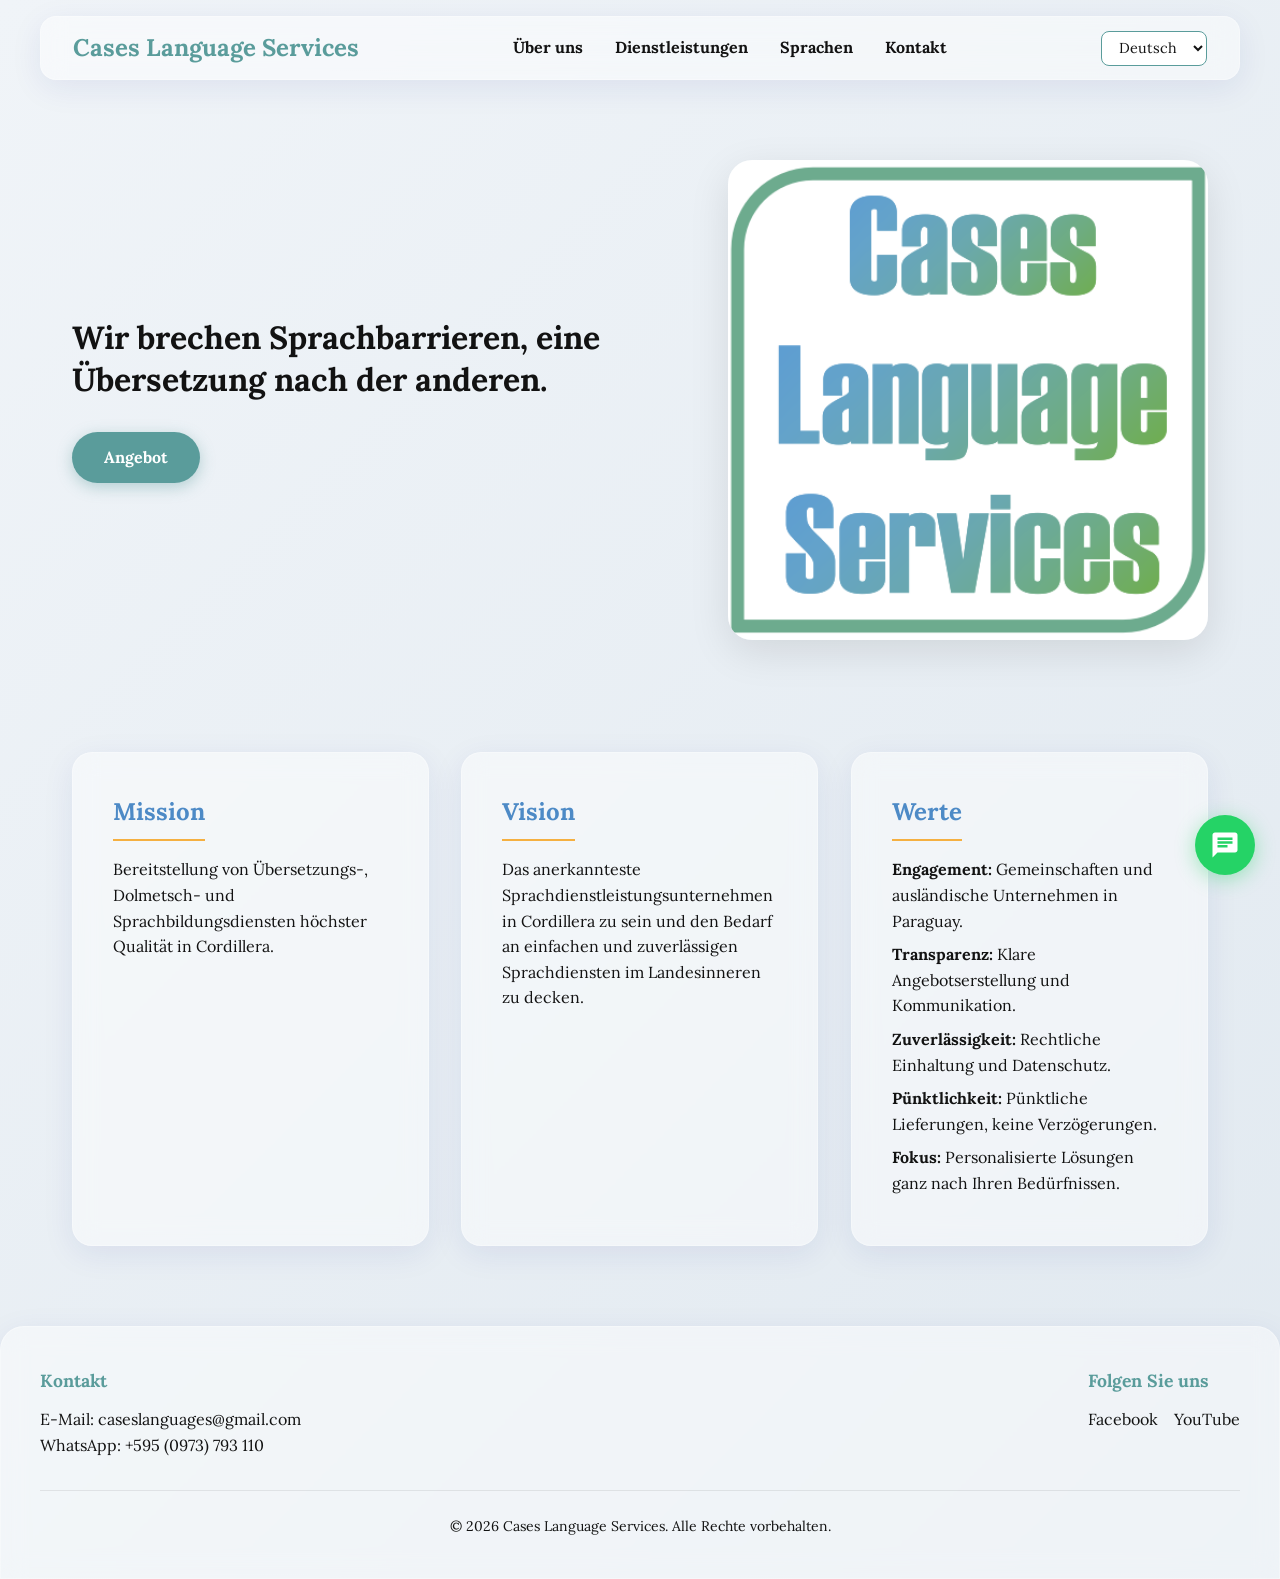
<file: index_de.html>
<!DOCTYPE html>
<html lang="de">
<head>
  <meta charset="UTF-8">
  <meta name="viewport" content="width=device-width, initial-scale=1.0">
  <meta name="description" content="Cases Language Services - Professionelle Übersetzungs- und Lokalisierungsdienste. Wir brechen Sprachbarrieren, eine Übersetzung nach der anderen.">
  <title>Cases Language Services | Startseite</title>
  
  <link rel="preconnect" href="https://fonts.googleapis.com">
  <link rel="preconnect" href="https://fonts.gstatic.com" crossorigin>
  <link href="https://fonts.googleapis.com/css2?family=Lora:ital,wght@0,400;0,700;1,400&display=swap" rel="stylesheet">
  
  <style>
  /* ==========================================================================
     Design Tokens & Variables (PRD 5.1)
     ========================================================================== */
:root {
  /* Color Palette */
  --color-primary: #5a9c9b;        /* Teal */
  --color-secondary: #4d8ac6;      /* Blue */
  --color-accent: #f5b041;         /* Golden Yellow */
  --color-neutral-dark: #121212;   /* Neutral Black */
  --color-neutral-light: #ffffff;  /* Neutral White */
  
  /* Glassmorphism Configuration */
  --glass-bg: rgba(255, 255, 255, 0.45);
  --glass-border: rgba(255, 255, 255, 0.3);
  --glass-blur: blur(12px);
  --glass-shadow: 0 8px 32px 0 rgba(31, 38, 135, 0.08);

  /* Typography */
  --font-titles: "Lora", "Lora", sans-serif;
  --font-body: "Lora", Georgia, serif;
}

/* Screen reader utility for accessibility */
.sr-only {
  position: absolute;
  width: 1px;
  height: 1px;
  padding: 0;
  margin: -1px;
  overflow: hidden;
  clip: rect(0, 0, 0, 0);
  white-space: nowrap;
  border: 0;
}

/* Base Styles */
*, *::before, *::after {
  box-sizing: border-box;
  margin: 0;
  padding: 0;
}

body {
  font-family: var(--font-body);
  font-size: 16px;
  font-weight: 400;
  line-height: 1.6;
  color: var(--color-neutral-dark);
  background: linear-gradient(135deg, #f0f4f8 0%, #e1e9f0 100%);
  min-height: 100vh;
  display: flex;
  flex-direction: column;
}

/* Glassmorphism System */
.glass-panel, .glass-card {
  background: var(--glass-bg);
  backdrop-filter: var(--glass-blur);
  -webkit-backdrop-filter: var(--glass-blur);
  border: 1px solid var(--glass-border);
  box-shadow: var(--glass-shadow);
}

/* Navbar Container with Smart Sticky Behavior */
.navbar-container {
  position: sticky;
  top: 0;
  z-index: 1000;
  padding: 1rem 2rem;
  transition: transform 0.35s cubic-bezier(0.25, 1, 0.5, 1), opacity 0.35s ease;
}

.navbar-container.header-hidden {
  transform: translateY(-100%);
  opacity: 0;
  pointer-events: none;
}

.navbar {
  display: flex;
  justify-content: space-between;
  align-items: center;
  max-width: 1200px;
  margin: 0 auto;
  padding: 0.75rem 2rem;
  border-radius: 16px;
}

.brand-logo {
  font-family: var(--font-titles);
  font-size: 1.5rem;
  font-weight: bold;
  color: var(--color-primary);
  text-decoration: none;
}

.nav-menu {
  display: flex;
  list-style: none;
  gap: 2rem;
}

.nav-link {
  font-family: var(--font-body);
  font-size: 1rem;
  color: var(--color-neutral-dark);
  text-decoration: none;
  font-weight: 700;
  transition: color 0.3s ease;
}

.nav-link:hover {
  color: var(--color-secondary);
}

.nav-link:focus-visible,
.brand-logo:focus-visible,
.btn-primary:focus-visible,
.lang-dropdown:focus-visible,
.social-links a:focus-visible {
  outline: 3px solid var(--color-accent);
  outline-offset: 3px;
}

.lang-dropdown {
  font-family: var(--font-body);
  font-size: 0.9rem;
  padding: 0.4rem 0.8rem;
  border-radius: 8px;
  border: 1px solid var(--color-primary);
  background-color: var(--color-neutral-light);
  color: var(--color-neutral-dark);
  cursor: pointer;
}

/* Hero Section */
.hero-section {
  padding: 4rem 2rem;
  max-width: 1200px;
  margin: 0 auto;
  width: 100%;
}

.hero-container {
  display: flex;
  align-items: center;
  justify-content: space-between;
  gap: 3rem;
  flex-wrap: wrap;
}

.hero-content {
  flex: 1 1 400px;
}

.motto {
  font-family: var(--font-titles);
  font-size: 32px;
  font-weight: bold;
  line-height: 1.3;
  color: var(--color-neutral-dark);
  margin-bottom: 2rem;
}

/* Primary Action Button */
.btn-primary {
  display: inline-block;
  background-color: var(--color-primary);
  color: var(--color-neutral-light);
  font-family: var(--font-body);
  font-size: 1rem;
  font-weight: bold;
  padding: 0.8rem 2rem;
  border-radius: 50px;
  text-decoration: none;
  border: none;
  box-shadow: 0 4px 15px rgba(90, 156, 155, 0.4);
  transition: background-color 0.3s ease;
}

.btn-primary:hover {
  background-color: var(--color-secondary);
}

/* Hero Image Container */
.hero-image-wrapper {
  flex: 0 0 480px;
  max-width: 100%;
}

.hero-logo {
  width: 480px;
  height: 480px;
  object-fit: cover;
  border-radius: 24px;
  box-shadow: 0 12px 40px rgba(0, 0, 0, 0.1);
  display: block;
}

/* Information Sections */
.info-section {
  padding: 3rem 2rem 5rem;
  max-width: 1200px;
  margin: 0 auto;
  width: 100%;
}

.cards-grid {
  display: grid;
  grid-template-columns: repeat(auto-fit, minmax(300px, 1fr));
  gap: 2rem;
}

.card {
  padding: 2.5rem;
  border-radius: 20px;
}

.card-title {
  font-family: var(--font-body);
  font-size: 24px;
  font-weight: bold;
  color: var(--color-secondary);
  margin-bottom: 1rem;
  border-bottom: 2px solid var(--color-accent);
  padding-bottom: 0.5rem;
  display: inline-block;
}

.card-text {
  font-family: var(--font-body);
  font-size: 16px;
  font-weight: 400;
  color: var(--color-neutral-dark);
}

.values-list {
  list-style: none;
}

.values-list li {
  margin-bottom: 0.5rem;
}

/* Footer Section */
.site-footer {
  margin-top: auto;
  padding: 2.5rem 2rem;
  border-radius: 24px 24px 0 0;
}

.footer-container {
  max-width: 1200px;
  margin: 0 auto;
  display: flex;
  justify-content: space-between;
  align-items: flex-start;
  flex-wrap: wrap;
  gap: 2rem;
}

.footer-heading {
  font-family: var(--font-body);
  font-size: 1.1rem;
  font-weight: bold;
  color: var(--color-primary);
  margin-bottom: 0.75rem;
}

.footer-contact a,
.social-links a {
  color: var(--color-neutral-dark);
  text-decoration: none;
}

.social-links {
  display: flex;
  gap: 1rem;
}

.footer-copyright {
  width: 100%;
  text-align: center;
  padding-top: 1.5rem;
  border-top: 1px solid rgba(0, 0, 0, 0.08);
  font-size: 0.875rem;
}

/* Floating WhatsApp / Contact Bubble */
.whatsapp-float {
  position: fixed;
  bottom: 25px;
  right: 25px;
  background-color: #25d366;
  color: #ffffff;
  width: 60px;
  height: 60px;
  border-radius: 50%;
  display: flex;
  align-items: center;
  justify-content: center;
  box-shadow: 0 4px 20px rgba(37, 211, 102, 0.4);
  z-index: 1100;
  text-decoration: none;
  transition: transform 0.3s cubic-bezier(0.25, 1, 0.5, 1), background-color 0.3s ease;
}

.whatsapp-float:hover {
  background-color: #20ba5a;
  transform: scale(1.1) rotate(5deg);
}

/* Hardware Acceleration Class for JS Interactions */
.hover-fx {
  will-change: transform;
  transition: transform 0.2s cubic-bezier(0.25, 1, 0.5, 1), box-shadow 0.2s cubic-bezier(0.25, 1, 0.5, 1);
  transform-style: preserve-3d;
}

/* Responsive Overrides */
@media (max-width: 768px) {
  .navbar {
    flex-direction: column;
    gap: 1rem;
  }
  
  .hero-container {
    justify-content: center;
    text-align: center;
  }

  .nav-menu {
    flex-wrap: wrap;
    justify-content: center;
    gap: 1rem 1.5rem;
  }
  
  .hero-image-wrapper {
    flex: 0 1 100%;
  }

  .hero-logo {
    width: 100%;
    height: auto;
    aspect-ratio: 1 / 1;
  }
}

@media (prefers-reduced-motion: reduce) {
  *, *::before, *::after {
    scroll-behavior: auto !important;
    transition-duration: 0.01ms !important;
    animation-duration: 0.01ms !important;
    animation-iteration-count: 1 !important;
  }

  .hover-fx {
    will-change: auto;
    transform: none !important;
  }
}
</style>
</head>
<body>

  <header class="navbar-container">
    <nav class="navbar glass-panel" aria-label="Hauptnavigation">
      <a href="index_de.html" class="brand-logo" aria-label="Cases Language Services Startseite">
        Cases Language Services
      </a>
      
      <ul class="nav-menu">
        <li><a href="nosotros_de.html" class="nav-link hover-fx">Über uns</a></li>
        <li><a href="servicios_de.html" class="nav-link hover-fx">Dienstleistungen</a></li>
        <li><a href="idiomas_de.html" class="nav-link hover-fx">Sprachen</a></li>
        <li><a href="contactenos_de.html" class="nav-link hover-fx">Kontakt</a></li>
      </ul>

      <div class="lang-switch-wrapper">
        <label for="lang-select" class="sr-only">Sprache auswählen</label>
        <select id="lang-select" class="lang-dropdown hover-fx" aria-label="Sprache wechseln">
          <option href="index.html" value="es">Español</option>
          <option href="index_en.html" value="en">English</option>
          <option href="index_gn.html" value="gn">Avañe'ẽ</option>
          <option href="index_de.html" value="de" selected>Deutsch</option>
        </select>
      </div>
    </nav>
  </header>

  <main id="main-content">
    <section class="hero-section">
      <div class="hero-container">
        <div class="hero-content">
          <h1 class="motto">Wir brechen Sprachbarrieren, eine Übersetzung nach der anderen.</h1>
          <a href="cotizacion_de.html" class="btn btn-primary hover-fx">Angebot</a>
        </div>
        <div class="hero-image-wrapper">
          <img src="site_logo.png" 
               alt="Cases Language Services Logo" 
               class="hero-logo" 
               width="480" 
               height="480">
        </div>
      </div>
    </section>

    <section class="info-section">
      <div class="cards-grid">
        
        <article class="card glass-card hover-fx">
          <h2 class="card-title">Mission</h2>
          <p class="card-text">
             Bereitstellung von Übersetzungs-, Dolmetsch- und Sprachbildungsdiensten höchster Qualität in Cordillera.
          </p>
        </article>

        <article class="card glass-card hover-fx">
          <h2 class="card-title">Vision</h2>
          <p class="card-text">
             Das anerkannteste Sprachdienstleistungsunternehmen in Cordillera zu sein und den Bedarf an einfachen und zuverlässigen Sprachdiensten im Landesinneren zu decken.
          </p>
        </article>

        <article class="card glass-card hover-fx">
          <h2 class="card-title">Werte</h2>
          <ul class="card-text values-list">
            <li><strong>Engagement:</strong> Gemeinschaften und ausländische Unternehmen in Paraguay.</li>
            <li><strong>Transparenz:</strong> Klare Angebotserstellung und Kommunikation.</li>
            <li><strong>Zuverlässigkeit:</strong> Rechtliche Einhaltung und Datenschutz.</li>
            <li><strong>Pünktlichkeit:</strong> Pünktliche Lieferungen, keine Verzögerungen.</li>
            <li><strong>Fokus:</strong> Personalisierte Lösungen ganz nach Ihren Bedürfnissen.</li>
          </ul>
        </article>

      </div>
    </section>
  </main>

  <footer class="site-footer glass-panel">
    <div class="footer-container">
      <div class="footer-contact">
        <h3 class="footer-heading">Kontakt</h3>
        <p>E-Mail: <a href="mailto:caseslanguages@gmail.com">caseslanguages@gmail.com</a></p>
        <p>WhatsApp: +595 (0973) 793 110</p>
      </div>

      <div class="footer-social">
        <h3 class="footer-heading">Folgen Sie uns</h3>
        <div class="social-links">
          <a href="#" class="social-link hover-fx" aria-label="Facebook">Facebook</a>
          <a href="#" class="social-link hover-fx" aria-label="YouTube">YouTube</a>
        </div>
      </div>

      <div class="footer-copyright">
        <p>&copy; 2026 Cases Language Services. Alle Rechte vorbehalten.</p>
      </div>
    </div>
  </footer>

  <!-- Floating WhatsApp Contact Bubble with German Template Message -->
  <a href="https://wa.me/5950973793110?text=Hallo,%20ich%20möchte%20mich%20über%20Ihre%20Dienstleistungen%20informieren." 
     class="whatsapp-float hover-fx" 
     target="_blank" 
     rel="noopener noreferrer"
     aria-label="Über WhatsApp mit einem Vertreter chatten">
    <svg xmlns="http://www.w3.org/2000/svg" viewBox="0 0 24 24" width="30" height="30" fill="currentColor">
      <path d="M20 2H4c-1.1 0-2 .9-2 2v18l4-4h14c1.1 0 2-.9 2-2V4c0-1.1-.9-2-2-2zM6 9h12v2H6V9zm8 5H6v-2h8v2zm4-6H6V6h12v2z"/>
    </svg>
  </a>

  <script>
  /**
   * Modern 2026 UI FX Controller
   * Implements GPU-accelerated 3D dynamic tilt and cursor interactions.
   */
  document.addEventListener('DOMContentLoaded', () => {
    init3DHoverEffect();
    initAutoHidingHeader();
    initLanguageSwitcher();
  });

  /**
   * Controla el comportamiento inteligente del header al hacer scroll.
   * Se oculta al bajar y aparece al subir.
   */
  function initAutoHidingHeader() {
    const header = document.querySelector('.navbar-container');
    if (!header) return;

    let lastScrollTop = 0;
    const delta = 5;
    const navbarHeight = header.offsetHeight;

    window.addEventListener('scroll', () => {
      let scrollTop = window.pageYOffset || document.documentElement.scrollTop;

      if (Math.abs(lastScrollTop - scrollTop) <= delta) return;

      if (scrollTop > lastScrollTop && scrollTop > navbarHeight) {
        header.classList.add('header-hidden');
      } else {
        header.classList.remove('header-hidden');
      }

      lastScrollTop = scrollTop;
    }, { passive: true });
  }

  /**
   * Initializes 3D tilt transformations for elements tagged with .hover-fx
   */
  function init3DHoverEffect() {
    const interactiveElements = document.querySelectorAll('.hover-fx');

    if (window.matchMedia('(prefers-reduced-motion: reduce)').matches) {
      return;
    }

    interactiveElements.forEach((element) => {
      element.addEventListener('mousemove', (e) => handleTilt(e, element));
      element.addEventListener('mouseleave', () => resetTilt(element));
    });
  }

  /**
   * Calculates mouse position relative to target bounding box
   * and applies a subtle 3D rotational vector.
   */
  function handleTilt(event, element) {
    const rect = element.getBoundingClientRect();

    if (!rect.width || !rect.height) {
      return;
    }

    const x = event.clientX - rect.left;
    const y = event.clientY - rect.top;

    const centerX = rect.width / 2;
    const centerY = rect.height / 2;

    const maxTilt = 8;

    const tiltX = ((y - centerY) / centerY) * -maxTilt;
    const tiltY = ((x - centerX) / centerX) * maxTilt;

    if (element._tiltFrame) {
      cancelAnimationFrame(element._tiltFrame);
    }

    element._tiltFrame = requestAnimationFrame(() => {
      element.style.transform = `perspective(1000px) rotateX(${tiltX.toFixed(2)}deg) rotateY(${tiltY.toFixed(2)}deg) translateZ(8px)`;
      element._tiltFrame = null;
    });
  }

  /**
   * Restores original transform properties smoothly.
   */
  function resetTilt(element) {
    if (element._tiltFrame) {
      cancelAnimationFrame(element._tiltFrame);
      element._tiltFrame = null;
    }

    requestAnimationFrame(() => {
      element.style.transform = 'perspective(1000px) rotateX(0deg) rotateY(0deg) translateZ(0px)';
    });
  }

  /**
   * Controla la redirección al cambiar el idioma en el menú desplegable.
   */
  function initLanguageSwitcher() {
    const langSelect = document.getElementById('lang-select');
    if (!langSelect) return;

    langSelect.addEventListener('change', (event) => {
      const selectedOption = event.target.options[event.target.selectedIndex];
      const targetUrl = selectedOption.getAttribute('href');
      
      if (targetUrl) {
        window.location.href = targetUrl;
      }
    });
  }
  </script>
</body>
</html>
</file>
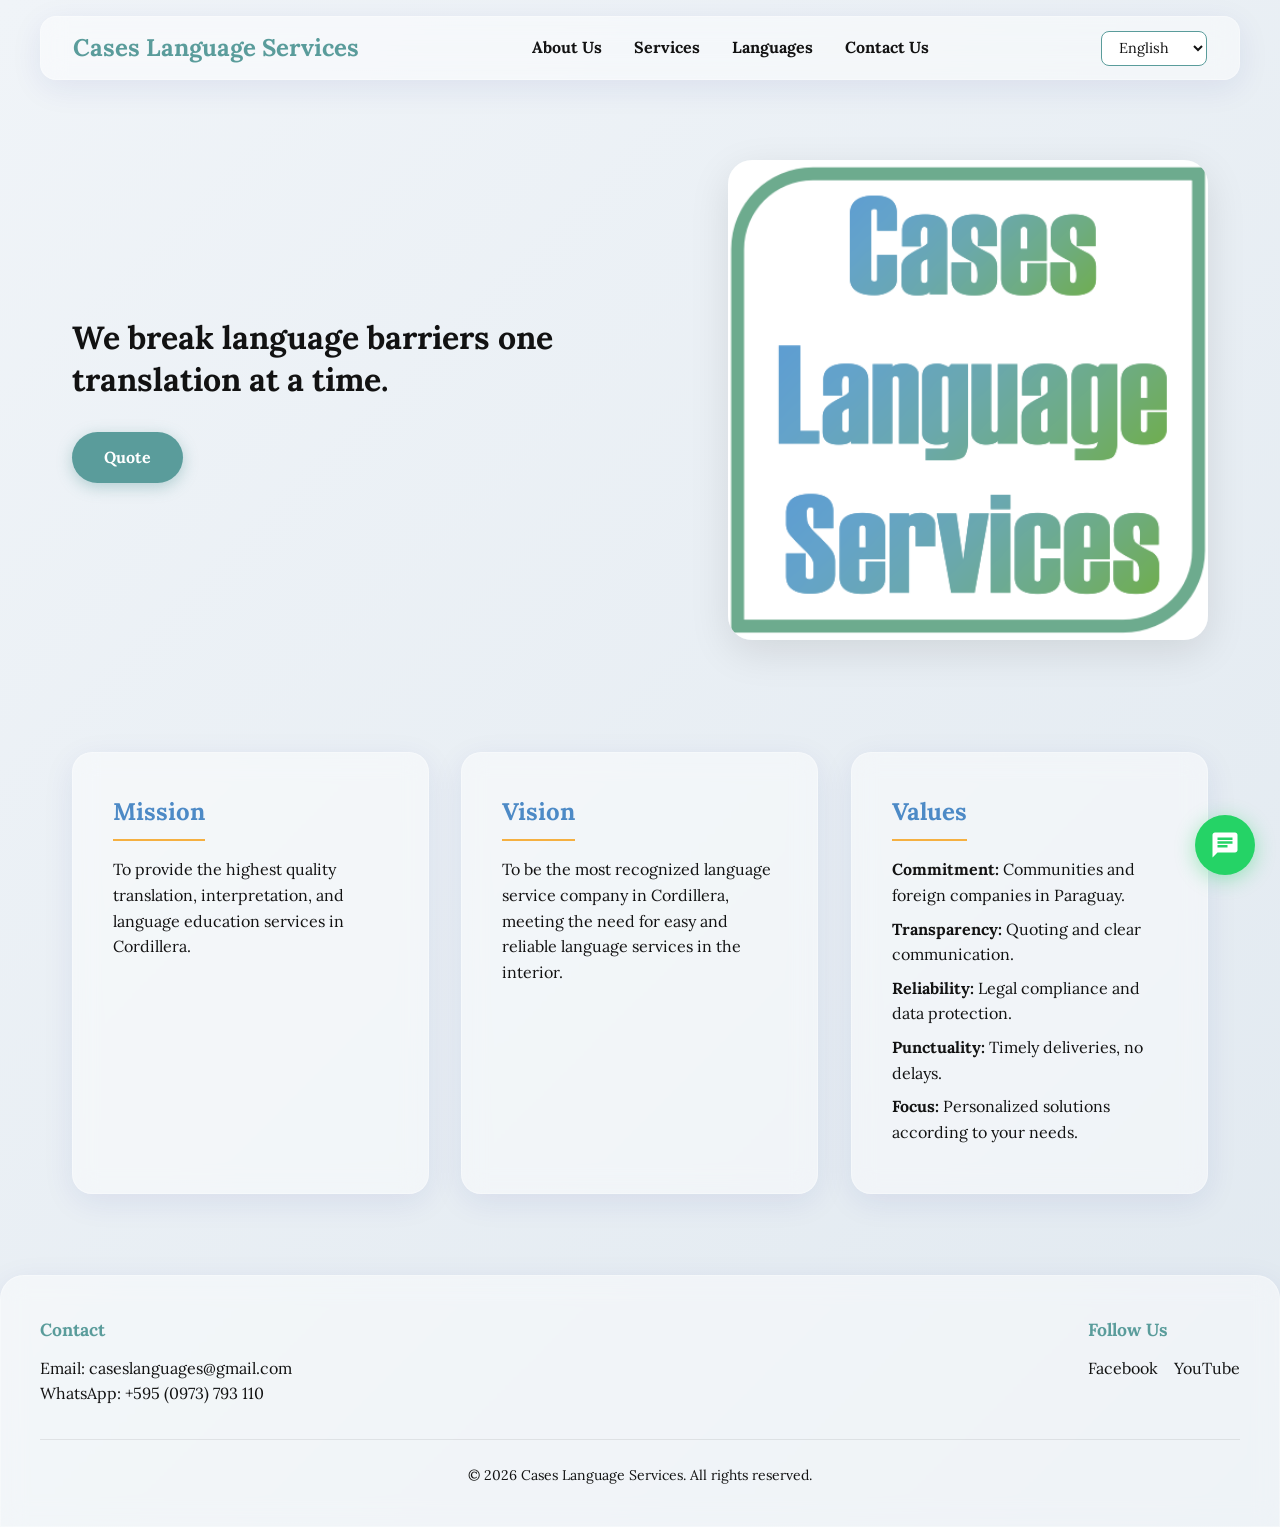
<file: index_en.html>
<!DOCTYPE html>
<html lang="en">
<head>
  <meta charset="UTF-8">
  <meta name="viewport" content="width=device-width, initial-scale=1.0">
  <meta name="description" content="Cases Language Services - Professional translation and localization services. We break language barriers one translation at a time.">
  <title>Cases Language Services | Home</title>
  
  <link rel="preconnect" href="https://fonts.googleapis.com">
  <link rel="preconnect" href="https://fonts.gstatic.com" crossorigin>
  <link href="https://fonts.googleapis.com/css2?family=Lora:ital,wght@0,400;0,700;1,400&display=swap" rel="stylesheet">
  
  <style>
  /* ==========================================================================
   Design Tokens & Variables (PRD 5.1)
   ========================================================================== */
:root {
  /* Color Palette */
  --color-primary: #5a9c9b;        /* Teal */
  --color-secondary: #4d8ac6;      /* Blue */
  --color-accent: #f5b041;         /* Golden Yellow */
  --color-neutral-dark: #121212;   /* Neutral Black */
  --color-neutral-light: #ffffff;  /* Neutral White */
  
  /* Glassmorphism Configuration */
  --glass-bg: rgba(255, 255, 255, 0.45);
  --glass-border: rgba(255, 255, 255, 0.3);
  --glass-blur: blur(12px);
  --glass-shadow: 0 8px 32px 0 rgba(31, 38, 135, 0.08);

  /* Typography */
  --font-titles: "Lora", "Lora", sans-serif;
  --font-body: "Lora", Georgia, serif;
}

/* Screen reader utility for accessibility */
.sr-only {
  position: absolute;
  width: 1px;
  height: 1px;
  padding: 0;
  margin: -1px;
  overflow: hidden;
  clip: rect(0, 0, 0, 0);
  white-space: nowrap;
  border: 0;
}

/* Base Styles */
*, *::before, *::after {
  box-sizing: border-box;
  margin: 0;
  padding: 0;
}

body {
  font-family: var(--font-body);
  font-size: 16px;
  font-weight: 400;
  line-height: 1.6;
  color: var(--color-neutral-dark);
  background: linear-gradient(135deg, #f0f4f8 0%, #e1e9f0 100%);
  min-height: 100vh;
  display: flex;
  flex-direction: column;
}

/* Glassmorphism System */
.glass-panel, .glass-card {
  background: var(--glass-bg);
  backdrop-filter: var(--glass-blur);
  -webkit-backdrop-filter: var(--glass-blur);
  border: 1px solid var(--glass-border);
  box-shadow: var(--glass-shadow);
}

/* Modificación / Adición en .navbar-container */
.navbar-container {
  position: sticky;
  top: 0;
  z-index: 1000;
  padding: 1rem 2rem;
  /* Añadimos transición suave para la ocultación y aparición */
  transition: transform 0.35s cubic-bezier(0.25, 1, 0.5, 1), opacity 0.35s ease;
}

/* Clase que se activará con JS al hacer scroll hacia abajo */
.navbar-container.header-hidden {
  transform: translateY(-100%);
  opacity: 0;
  pointer-events: none; /* Evita clics accidentales cuando está oculto */
}

.navbar {
  display: flex;
  justify-content: space-between;
  align-items: center;
  max-width: 1200px;
  margin: 0 auto;
  padding: 0.75rem 2rem;
  border-radius: 16px;
}

.brand-logo {
  font-family: var(--font-titles);
  font-size: 1.5rem;
  font-weight: bold;
  color: var(--color-primary);
  text-decoration: none;
}

.nav-menu {
  display: flex;
  list-style: none;
  gap: 2rem;
}

.nav-link {
  font-family: var(--font-body);
  font-size: 1rem;
  color: var(--color-neutral-dark);
  text-decoration: none;
  font-weight: 700;
  transition: color 0.3s ease;
}

.nav-link:hover {
  color: var(--color-secondary);
}

.nav-link:focus-visible,
.brand-logo:focus-visible,
.btn-primary:focus-visible,
.lang-dropdown:focus-visible,
.social-links a:focus-visible {
  outline: 3px solid var(--color-accent);
  outline-offset: 3px;
}

.lang-dropdown {
  font-family: var(--font-body);
  font-size: 0.9rem;
  padding: 0.4rem 0.8rem;
  border-radius: 8px;
  border: 1px solid var(--color-primary);
  background-color: var(--color-neutral-light);
  color: var(--color-neutral-dark);
  cursor: pointer;
}

/* Hero Section (PRD 4.2) */
.hero-section {
  padding: 4rem 2rem;
  max-width: 1200px;
  margin: 0 auto;
  width: 100%;
}

.hero-container {
  display: flex;
  align-items: center;
  justify-content: space-between;
  gap: 3rem;
  flex-wrap: wrap;
}

.hero-content {
  flex: 1 1 400px;
}

.motto {
  font-family: var(--font-titles);
  font-size: 32px;
  font-weight: bold;
  line-height: 1.3;
  color: var(--color-neutral-dark);
  margin-bottom: 2rem;
}

/* Primary Action Button */
.btn-primary {
  display: inline-block;
  background-color: var(--color-primary);
  color: var(--color-neutral-light);
  font-family: var(--font-body);
  font-size: 1rem;
  font-weight: bold;
  padding: 0.8rem 2rem;
  border-radius: 50px;
  text-decoration: none;
  border: none;
  box-shadow: 0 4px 15px rgba(90, 156, 155, 0.4);
  transition: background-color 0.3s ease;
}

.btn-primary:hover {
  background-color: var(--color-secondary);
}

/* Hero Image Container (Ensures non-sticky behavior per PRD) */
.hero-image-wrapper {
  flex: 0 0 480px;
  max-width: 100%;
}

.hero-logo {
  width: 480px;
  height: 480px;
  object-fit: cover;
  border-radius: 24px;
  box-shadow: 0 12px 40px rgba(0, 0, 0, 0.1);
  display: block;
}

/* Information Sections (PRD 4.2, 5.1) */
.info-section {
  padding: 3rem 2rem 5rem;
  max-width: 1200px;
  margin: 0 auto;
  width: 100%;
}

.cards-grid {
  display: grid;
  grid-template-columns: repeat(auto-fit, minmax(300px, 1fr));
  gap: 2rem;
}

.card {
  padding: 2.5rem;
  border-radius: 20px;
}

.card-title {
  font-family: var(--font-body);
  font-size: 24px;
  font-weight: bold;
  color: var(--color-secondary);
  margin-bottom: 1rem;
  border-bottom: 2px solid var(--color-accent);
  padding-bottom: 0.5rem;
  display: inline-block;
}

.card-text {
  font-family: var(--font-body);
  font-size: 16px;
  font-weight: 400;
  color: var(--color-neutral-dark);
}

.values-list {
  list-style: none;
}

.values-list li {
  margin-bottom: 0.5rem;
}

/* Footer Section */
.site-footer {
  margin-top: auto;
  padding: 2.5rem 2rem;
  border-radius: 24px 24px 0 0;
}

.footer-container {
  max-width: 1200px;
  margin: 0 auto;
  display: flex;
  justify-content: space-between;
  align-items: flex-start;
  flex-wrap: wrap;
  gap: 2rem;
}

.footer-heading {
  font-family: var(--font-body);
  font-size: 1.1rem;
  font-weight: bold;
  color: var(--color-primary);
  margin-bottom: 0.75rem;
}

.footer-contact a,
.social-links a {
  color: var(--color-neutral-dark);
  text-decoration: none;
}

.social-links {
  display: flex;
  gap: 1rem;
}

.footer-copyright {
  width: 100%;
  text-align: center;
  padding-top: 1.5rem;
  border-top: 1px solid rgba(0, 0, 0, 0.08);
  font-size: 0.875rem;
}

/* Botón flotante de WhatsApp */
.whatsapp-float {
  position: fixed;
  bottom: 25px;
  right: 25px;
  background-color: #25d366;
  color: #ffffff;
  width: 60px;
  height: 60px;
  border-radius: 50%;
  display: flex;
  align-items: center;
  justify-content: center;
  box-shadow: 0 4px 20px rgba(37, 211, 102, 0.4);
  z-index: 1100;
  text-decoration: none;
  transition: transform 0.3s cubic-bezier(0.25, 1, 0.5, 1), background-color 0.3s ease;
}

.whatsapp-float:hover {
  background-color: #20ba5a;
  transform: scale(1.1) rotate(5deg);
}

/* Hardware Acceleration Class for JS Interactions */
.hover-fx {
  will-change: transform;
  transition: transform 0.2s cubic-bezier(0.25, 1, 0.5, 1), box-shadow 0.2s cubic-bezier(0.25, 1, 0.5, 1);
  transform-style: preserve-3d;
}

/* Responsive Overrides */
@media (max-width: 768px) {
  .navbar {
    flex-direction: column;
    gap: 1rem;
  }
  
  .hero-container {
    justify-content: center;
    text-align: center;
  }

  .nav-menu {
    flex-wrap: wrap;
    justify-content: center;
    gap: 1rem 1.5rem;
  }
  
  .hero-image-wrapper {
    flex: 0 1 100%;
  }

  .hero-logo {
    width: 100%;
    height: auto;
    aspect-ratio: 1 / 1;
  }
}

@media (prefers-reduced-motion: reduce) {
  *, *::before, *::after {
    scroll-behavior: auto !important;
    transition-duration: 0.01ms !important;
    animation-duration: 0.01ms !important;
    animation-iteration-count: 1 !important;
  }

  .hover-fx {
    will-change: auto;
    transform: none !important;
  }
}
</style>
</head>
<body>

  <header class="navbar-container">
    <nav class="navbar glass-panel" aria-label="Main navigation">
      <a href="index_en.html" class="brand-logo" aria-label="Cases Language Services home page">
        Cases Language Services
      </a>
      
      <ul class="nav-menu">
        <li><a href="nosotros_en.html" class="nav-link hover-fx">About Us</a></li>
        <li><a href="servicios_en.html" class="nav-link hover-fx">Services</a></li>
        <li><a href="idiomas_en.html" class="nav-link hover-fx">Languages</a></li>
        <li><a href="contactenos_en.html" class="nav-link hover-fx">Contact Us</a></li>
      </ul>

      <div class="lang-switch-wrapper">
        <label for="lang-select" class="sr-only">Select language</label>
        <select id="lang-select" class="lang-dropdown hover-fx" aria-label="Change language">
          <option href="index.html" value="es">Español</option>
          <option href="index_en.html" value="en" selected>English</option>
          <option href="index_gn.html" value="gn">Avañe'ẽ</option>
          <option href="index_de.html" value="de">Deutsch</option>
        </select>
      </div>
    </nav>
  </header>

  <main id="main-content">
    <section class="hero-section">
      <div class="hero-container">
        <div class="hero-content">
          <h1 class="motto">We break language barriers one translation at a time.</h1>
          <a href="cotizacion_en.html" class="btn btn-primary hover-fx">Quote</a>
        </div>
        <div class="hero-image-wrapper">
          <img src="site_logo.png" 
               alt="Cases Language Services Logo" 
               class="hero-logo" 
               width="480" 
               height="480">
        </div>
      </div>
    </section>

    <section class="info-section">
      <div class="cards-grid">
        
        <article class="card glass-card hover-fx">
          <h2 class="card-title">Mission</h2>
          <p class="card-text">
             To provide the highest quality translation, interpretation, and language education services in Cordillera. 
          </p>
        </article>

        <article class="card glass-card hover-fx">
          <h2 class="card-title">Vision</h2>
          <p class="card-text">
             To be the most recognized language service company in Cordillera, 
             meeting the need for easy and reliable language services in the interior.
          </p>
        </article>

        <article class="card glass-card hover-fx">
          <h2 class="card-title">Values</h2>
          <ul class="card-text values-list">
            <li><strong>Commitment:</strong> Communities and foreign companies in Paraguay.</li>
            <li><strong>Transparency:</strong> Quoting and clear communication.</li>
            <li><strong>Reliability:</strong> Legal compliance and data protection.</li>
            <li><strong>Punctuality:</strong> Timely deliveries, no delays.</li>
            <li><strong>Focus:</strong> Personalized solutions according to your needs.</li>
          </ul>
        </article>

      </div>
    </section>
  </main>

  <footer class="site-footer glass-panel">
    <div class="footer-container">
      <div class="footer-contact">
        <h3 class="footer-heading">Contact</h3>
        <p>Email: <a href="mailto:caseslanguages@gmail.com">caseslanguages@gmail.com</a></p>
        <p>WhatsApp: +595 (0973) 793 110</p>
      </div>

      <div class="footer-social">
        <h3 class="footer-heading">Follow Us</h3>
        <div class="social-links">
          <a href="#" class="social-link hover-fx" aria-label="LinkedIn">Facebook</a>
          <a href="#" class="social-link hover-fx" aria-label="X (Twitter)">YouTube</a>
        </div>
      </div>

      <div class="footer-copyright">
        <p>&copy; 2026 Cases Language Services. All rights reserved.</p>
      </div>
    </div>
  </footer>

<!-- Burbuja flotante de WhatsApp -->
<a href="https://wa.me/5950973793110?text=Hello,%20I%20would%20like%20to%20schedule%20an%20appointment%20for%20 a%20video%20call%20with%20a%20representative." 
   class="whatsapp-float hover-fx" 
   target="_blank" 
   rel="noopener noreferrer"
   aria-label="Chat on WhatsApp with a representative">
  <svg xmlns="http://www.w3.org/2000/svg" viewBox="0 0 24 24" width="30" height="30" fill="currentColor">
    <path d="M20 2H4c-1.1 0-2 .9-2 2v18l4-4h14c1.1 0 2-.9 2-2V4c0-1.1-.9-2-2-2zM6 9h12v2H6V9zm8 5H6v-2h8v2zm4-6H6V6h12v2z"/>
  </svg>
</a>

  <script>
/**
 * Modern 2026 UI FX Controller
 * Implements GPU-accelerated 3D dynamic tilt and cursor interactions.
 */
document.addEventListener('DOMContentLoaded', () => {
  init3DHoverEffect();
  initAutoHidingHeader();
  initLanguageSwitcher();
});

/**
 * Controla el comportamiento inteligente del header al hacer scroll.
 * Se oculta al bajar y aparece al subir.
 */
function initAutoHidingHeader() {
  const header = document.querySelector('.navbar-container');
  if (!header) return;

  let lastScrollTop = 0;
  const delta = 5; // Margen mínimo de desplazamiento para activar la acción
  const navbarHeight = header.offsetHeight;

  window.addEventListener('scroll', () => {
    let scrollTop = window.pageYOffset || document.documentElement.scrollTop;

    // Asegurar que el scroll supere el margen mínimo (delta)
    if (Math.abs(lastScrollTop - scrollTop) <= delta) return;

    if (scrollTop > lastScrollTop && scrollTop > navbarHeight) {
      // Scroll hacia ABAJO -> Ocultar header
      header.classList.add('header-hidden');
    } else {
      // Scroll hacia ARRIBA -> Mostrar header
      header.classList.remove('header-hidden');
    }

    lastScrollTop = scrollTop;
  }, { passive: true });
}
/**
 * Initializes 3D tilt transformations for elements tagged with .hover-fx
 */
function init3DHoverEffect() {
  const interactiveElements = document.querySelectorAll('.hover-fx');

  if (window.matchMedia('(prefers-reduced-motion: reduce)').matches) {
    return;
  }

  interactiveElements.forEach((element) => {
    element.addEventListener('mousemove', (e) => handleTilt(e, element));
    element.addEventListener('mouseleave', () => resetTilt(element));
  });
}

/**
 * Calculates mouse position relative to target bounding box
 * and applies a subtle 3D rotational vector.
 */
function handleTilt(event, element) {
  const rect = element.getBoundingClientRect();

  if (!rect.width || !rect.height) {
    return;
  }

  const x = event.clientX - rect.left;
  const y = event.clientY - rect.top;

  const centerX = rect.width / 2;
  const centerY = rect.height / 2;

  // Maximum angular deflection (degrees)
  const maxTilt = 8;

  const tiltX = ((y - centerY) / centerY) * -maxTilt;
  const tiltY = ((x - centerX) / centerX) * maxTilt;

  if (element._tiltFrame) {
    cancelAnimationFrame(element._tiltFrame);
  }

  element._tiltFrame = requestAnimationFrame(() => {
    element.style.transform = `perspective(1000px) rotateX(${tiltX.toFixed(2)}deg) rotateY(${tiltY.toFixed(2)}deg) translateZ(8px)`;
    element._tiltFrame = null;
  });
}

/**
 * Restores original transform properties smoothly.
 */
function resetTilt(element) {
  if (element._tiltFrame) {
    cancelAnimationFrame(element._tiltFrame);
    element._tiltFrame = null;
  }

  requestAnimationFrame(() => {
    element.style.transform = 'perspective(1000px) rotateX(0deg) rotateY(0deg) translateZ(0px)';
  });
}
/**
 * Controla la redirección al cambiar el idioma en el menú desplegable.
 */
function initLanguageSwitcher() {
  const langSelect = document.getElementById('lang-select');
  if (!langSelect) return;

  langSelect.addEventListener('change', (event) => {
    const selectedOption = event.target.options[event.target.selectedIndex];
    
    // Obtenemos el archivo de destino desde el atributo href de la opción
    const targetUrl = selectedOption.getAttribute('href');
    
    if (targetUrl) {
      // Redirige a la página correspondiente al idioma seleccionado
      window.location.href = targetUrl;
    }
  });
}
</script>
</body>
</html>
</file>
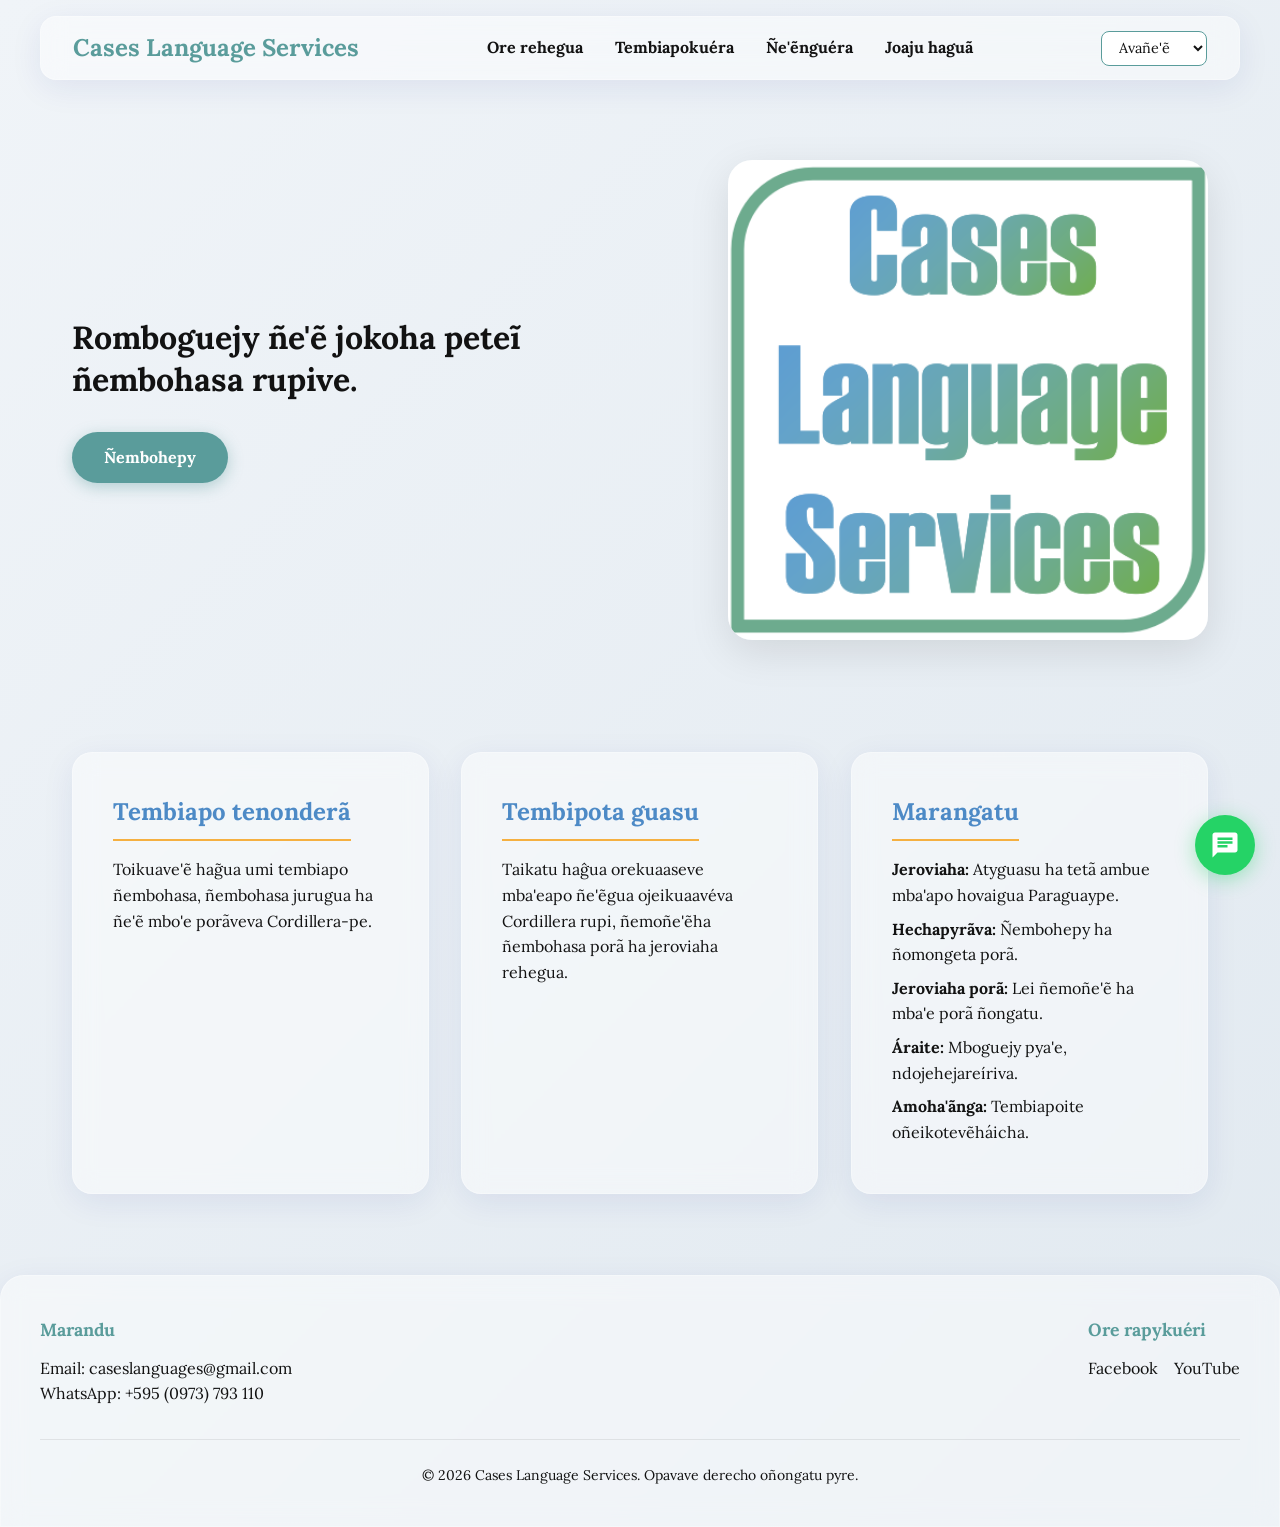
<file: index_gn.html>
<!DOCTYPE html>
<html lang="gn">
<head>
  <meta charset="UTF-8">
  <meta name="viewport" content="width=device-width, initial-scale=1.0">
  <meta name="description" content="Cases Language Services - Ñembohasa porã ha ñemboheko tembiapo. Romboguejy ñe'ẽ jokoha peteĩ ñembohasa rupive.">
  <title>Cases Language Services | Ñepyrũha</title>
  
  <link rel="preconnect" href="https://fonts.googleapis.com">
  <link rel="preconnect" href="https://fonts.gstatic.com" crossorigin>
  <link href="https://fonts.googleapis.com/css2?family=Lora:ital,wght@0,400;0,700;1,400&display=swap" rel="stylesheet">
  
  <style>
  /* ==========================================================================
     Design Tokens & Variables (PRD 5.1)
     ========================================================================== */
:root {
  /* Color Palette */
  --color-primary: #5a9c9b;        /* Teal */
  --color-secondary: #4d8ac6;      /* Blue */
  --color-accent: #f5b041;         /* Golden Yellow */
  --color-neutral-dark: #121212;   /* Neutral Black */
  --color-neutral-light: #ffffff;  /* Neutral White */
  
  /* Glassmorphism Configuration */
  --glass-bg: rgba(255, 255, 255, 0.45);
  --glass-border: rgba(255, 255, 255, 0.3);
  --glass-blur: blur(12px);
  --glass-shadow: 0 8px 32px 0 rgba(31, 38, 135, 0.08);

  /* Typography */
  --font-titles: "Lora", "Lora", sans-serif;
  --font-body: "Lora", Georgia, serif;
}

/* Screen reader utility for accessibility */
.sr-only {
  position: absolute;
  width: 1px;
  height: 1px;
  padding: 0;
  margin: -1px;
  overflow: hidden;
  clip: rect(0, 0, 0, 0);
  white-space: nowrap;
  border: 0;
}

/* Base Styles */
*, *::before, *::after {
  box-sizing: border-box;
  margin: 0;
  padding: 0;
}

body {
  font-family: var(--font-body);
  font-size: 16px;
  font-weight: 400;
  line-height: 1.6;
  color: var(--color-neutral-dark);
  background: linear-gradient(135deg, #f0f4f8 0%, #e1e9f0 100%);
  min-height: 100vh;
  display: flex;
  flex-direction: column;
}

/* Glassmorphism System */
.glass-panel, .glass-card {
  background: var(--glass-bg);
  backdrop-filter: var(--glass-blur);
  -webkit-backdrop-filter: var(--glass-blur);
  border: 1px solid var(--glass-border);
  box-shadow: var(--glass-shadow);
}

/* Modificación / Adición en .navbar-container */
.navbar-container {
  position: sticky;
  top: 0;
  z-index: 1000;
  padding: 1rem 2rem;
  /* Añadimos transición suave para la ocultación y aparición */
  transition: transform 0.35s cubic-bezier(0.25, 1, 0.5, 1), opacity 0.35s ease;
}

/* Clase que se activará con JS al hacer scroll hacia abajo */
.navbar-container.header-hidden {
  transform: translateY(-100%);
  opacity: 0;
  pointer-events: none; /* Evita clics accidentales cuando está oculto */
}

.navbar {
  display: flex;
  justify-content: space-between;
  align-items: center;
  max-width: 1200px;
  margin: 0 auto;
  padding: 0.75rem 2rem;
  border-radius: 16px;
}

.brand-logo {
  font-family: var(--font-titles);
  font-size: 1.5rem;
  font-weight: bold;
  color: var(--color-primary);
  text-decoration: none;
}

.nav-menu {
  display: flex;
  list-style: none;
  gap: 2rem;
}

.nav-link {
  font-family: var(--font-body);
  font-size: 1rem;
  color: var(--color-neutral-dark);
  text-decoration: none;
  font-weight: 700;
  transition: color 0.3s ease;
}

.nav-link:hover {
  color: var(--color-secondary);
}

.nav-link:focus-visible,
.brand-logo:focus-visible,
.btn-primary:focus-visible,
.lang-dropdown:focus-visible,
.social-links a:focus-visible {
  outline: 3px solid var(--color-accent);
  outline-offset: 3px;
}

.lang-dropdown {
  font-family: var(--font-body);
  font-size: 0.9rem;
  padding: 0.4rem 0.8rem;
  border-radius: 8px;
  border: 1px solid var(--color-primary);
  background-color: var(--color-neutral-light);
  color: var(--color-neutral-dark);
  cursor: pointer;
}

/* Hero Section (PRD 4.2) */
.hero-section {
  padding: 4rem 2rem;
  max-width: 1200px;
  margin: 0 auto;
  width: 100%;
}

.hero-container {
  display: flex;
  align-items: center;
  justify-content: space-between;
  gap: 3rem;
  flex-wrap: wrap;
}

.hero-content {
  flex: 1 1 400px;
}

.motto {
  font-family: var(--font-titles);
  font-size: 32px;
  font-weight: bold;
  line-height: 1.3;
  color: var(--color-neutral-dark);
  margin-bottom: 2rem;
}

/* Primary Action Button */
.btn-primary {
  display: inline-block;
  background-color: var(--color-primary);
  color: var(--color-neutral-light);
  font-family: var(--font-body);
  font-size: 1rem;
  font-weight: bold;
  padding: 0.8rem 2rem;
  border-radius: 50px;
  text-decoration: none;
  border: none;
  box-shadow: 0 4px 15px rgba(90, 156, 155, 0.4);
  transition: background-color 0.3s ease;
}

.btn-primary:hover {
  background-color: var(--color-secondary);
}

/* Hero Image Container (Ensures non-sticky behavior per PRD) */
.hero-image-wrapper {
  flex: 0 0 480px;
  max-width: 100%;
}

.hero-logo {
  width: 480px;
  height: 480px;
  object-fit: cover;
  border-radius: 24px;
  box-shadow: 0 12px 40px rgba(0, 0, 0, 0.1);
  display: block;
}

/* Information Sections (PRD 4.2, 5.1) */
.info-section {
  padding: 3rem 2rem 5rem;
  max-width: 1200px;
  margin: 0 auto;
  width: 100%;
}

.cards-grid {
  display: grid;
  grid-template-columns: repeat(auto-fit, minmax(300px, 1fr));
  gap: 2rem;
}

.card {
  padding: 2.5rem;
  border-radius: 20px;
}

.card-title {
  font-family: var(--font-body);
  font-size: 24px;
  font-weight: bold;
  color: var(--color-secondary);
  margin-bottom: 1rem;
  border-bottom: 2px solid var(--color-accent);
  padding-bottom: 0.5rem;
  display: inline-block;
}

.card-text {
  font-family: var(--font-body);
  font-size: 16px;
  font-weight: 400;
  color: var(--color-neutral-dark);
}

.values-list {
  list-style: none;
}

.values-list li {
  margin-bottom: 0.5rem;
}

/* Footer Section */
.site-footer {
  margin-top: auto;
  padding: 2.5rem 2rem;
  border-radius: 24px 24px 0 0;
}

.footer-container {
  max-width: 1200px;
  margin: 0 auto;
  display: flex;
  justify-content: space-between;
  align-items: flex-start;
  flex-wrap: wrap;
  gap: 2rem;
}

.footer-heading {
  font-family: var(--font-body);
  font-size: 1.1rem;
  font-weight: bold;
  color: var(--color-primary);
  margin-bottom: 0.75rem;
}

.footer-contact a,
.social-links a {
  color: var(--color-neutral-dark);
  text-decoration: none;
}

.social-links {
  display: flex;
  gap: 1rem;
}

.footer-copyright {
  width: 100%;
  text-align: center;
  padding-top: 1.5rem;
  border-top: 1px solid rgba(0, 0, 0, 0.08);
  font-size: 0.875rem;
}

/* Botón flotante de WhatsApp */
.whatsapp-float {
  position: fixed;
  bottom: 25px;
  right: 25px;
  background-color: #25d366;
  color: #ffffff;
  width: 60px;
  height: 60px;
  border-radius: 50%;
  display: flex;
  align-items: center;
  justify-content: center;
  box-shadow: 0 4px 20px rgba(37, 211, 102, 0.4);
  z-index: 1100;
  text-decoration: none;
  transition: transform 0.3s cubic-bezier(0.25, 1, 0.5, 1), background-color 0.3s ease;
}

.whatsapp-float:hover {
  background-color: #20ba5a;
  transform: scale(1.1) rotate(5deg);
}

/* Hardware Acceleration Class for JS Interactions */
.hover-fx {
  will-change: transform;
  transition: transform 0.2s cubic-bezier(0.25, 1, 0.5, 1), box-shadow 0.2s cubic-bezier(0.25, 1, 0.5, 1);
  transform-style: preserve-3d;
}

/* Responsive Overrides */
@media (max-width: 768px) {
  .navbar {
    flex-direction: column;
    gap: 1rem;
  }
  
  .hero-container {
    justify-content: center;
    text-align: center;
  }

  .nav-menu {
    flex-wrap: wrap;
    justify-content: center;
    gap: 1rem 1.5rem;
  }
  
  .hero-image-wrapper {
    flex: 0 1 100%;
  }

  .hero-logo {
    width: 100%;
    height: auto;
    aspect-ratio: 1 / 1;
  }
}

@media (prefers-reduced-motion: reduce) {
  *, *::before, *::after {
    scroll-behavior: auto !important;
    transition-duration: 0.01ms !important;
    animation-duration: 0.01ms !important;
    animation-iteration-count: 1 !important;
  }

  .hover-fx {
    will-change: auto;
    transform: none !important;
  }
}
</style>
</head>
<body>

  <header class="navbar-container">
    <nav class="navbar glass-panel" aria-label="Ñe'ẽmboheja peteĩha">
      <a href="index_gn.html" class="brand-logo" aria-label="Cases Language Services ñepyrũha">
        Cases Language Services
      </a>
      
      <ul class="nav-menu">
        <li><a href="nosotros_gn.html" class="nav-link hover-fx">Ore rehegua</a></li>
        <li><a href="servicios_gn.html" class="nav-link hover-fx">Tembiapokuéra</a></li>
        <li><a href="idiomas_gn.html" class="nav-link hover-fx">Ñe'ẽnguéra</a></li>
        <li><a href="contactenos_gn.html" class="nav-link hover-fx">Joaju haguã</a></li>
      </ul>

      <div class="lang-switch-wrapper">
        <label for="lang-select" class="sr-only">Eiporavo ñe'ẽ</label>
        <select id="lang-select" class="lang-dropdown hover-fx" aria-label="Emoambue ñe'ẽ">
          <option href="index.html" value="es">Español</option>
          <option href="index_en.html" value="en">English</option>
          <option href="index_gn.html" value="gn" selected>Avañe'ẽ</option>
          <option href="index_de.html" value="de">Deutsch</option>
        </select>
      </div>
    </nav>
  </header>

  <main id="main-content">
    <section class="hero-section">
      <div class="hero-container">
        <div class="hero-content">
          <h1 class="motto">Romboguejy ñe'ẽ jokoha peteĩ ñembohasa rupive.</h1>
          <a href="cotizacion_gn.html" class="btn btn-primary hover-fx">Ñembohepy</a>
        </div>
        <div class="hero-image-wrapper">
          <img src="site_logo.png" 
               alt="Cases Language Services Ra'ãnga" 
               class="hero-logo" 
               width="480" 
               height="480">
        </div>
      </div>
    </section>

    <section class="info-section">
      <div class="cards-grid">
        
        <article class="card glass-card hover-fx">
          <h2 class="card-title">Tembiapo tenonderã</h2>
          <p class="card-text">
             Toikuave'ẽ hag̃ua umi tembiapo ñembohasa, ñembohasa jurugua ha ñe'ẽ mbo'e porãveva Cordillera-pe. 
          </p>
        </article>

        <article class="card glass-card hover-fx">
          <h2 class="card-title">Tembipota guasu</h2>
          <p class="card-text">
             Taikatu haĝua orekuaaseve mba'eapo ñe'ẽgua ojeikuaavéva Cordillera rupi, ñemoñe'ẽha ñembohasa porã ha jeroviaha rehegua.
          </p>
        </article>

        <article class="card glass-card hover-fx">
          <h2 class="card-title">Marangatu</h2>
          <ul class="card-text values-list">
            <li><strong>Jeroviaha:</strong> Atyguasu ha tetã ambue mba'apo hovaigua Paraguaype.</li>
            <li><strong>Hechapyrãva:</strong> Ñembohepy ha ñomongeta porã.</li>
            <li><strong>Jeroviaha porã:</strong> Lei ñemoñe'ẽ ha mba'e porã ñongatu.</li>
            <li><strong>Áraite:</strong> Mboguejy pya'e, ndojehejareíriva.</li>
            <li><strong>Amoha'ãnga:</strong> Tembiapoite oñeikotevẽháicha.</li>
          </ul>
        </article>

      </div>
    </section>
  </main>

  <footer class="site-footer glass-panel">
    <div class="footer-container">
      <div class="footer-contact">
        <h3 class="footer-heading">Marandu</h3>
        <p>Email: <a href="mailto:caseslanguages@gmail.com">caseslanguages@gmail.com</a></p>
        <p>WhatsApp: +595 (0973) 793 110</p>
      </div>

      <div class="footer-social">
        <h3 class="footer-heading">Ore rapykuéri</h3>
        <div class="social-links">
          <a href="#" class="social-link hover-fx" aria-label="Facebook">Facebook</a>
          <a href="#" class="social-link hover-fx" aria-label="YouTube">YouTube</a>
        </div>
      </div>

      <div class="footer-copyright">
        <p>&copy; 2026 Cases Language Services. Opavave derecho oñongatu pyre.</p>
      </div>
    </div>
  </footer>

<!-- Burbuja flotante de WhatsApp con mensaje traducido -->
<a href="https://wa.me/5950973793110?text=Mba'éichapa,%20aikotevẽ%20aikuáave%20peteĩ%20ñomongeta%20ta'ãnga%20rupi%20peteĩ%20mburuvicha%20ndive." 
   class="whatsapp-float hover-fx" 
   target="_blank" 
   rel="noopener noreferrer"
   aria-label="Ñomongeta WhatsApp rupive peteĩ mburuvicha ndive">
  <svg xmlns="http://www.w3.org/2000/svg" viewBox="0 0 24 24" width="30" height="30" fill="currentColor">
    <path d="M20 2H4c-1.1 0-2 .9-2 2v18l4-4h14c1.1 0 2-.9 2-2V4c0-1.1-.9-2-2-2zM6 9h12v2H6V9zm8 5H6v-2h8v2zm4-6H6V6h12v2z"/>
  </svg>
</a>

  <script>
/**
 * Modern 2026 UI FX Controller
 * Implements GPU-accelerated 3D dynamic tilt and cursor interactions.
 */
document.addEventListener('DOMContentLoaded', () => {
  init3DHoverEffect();
  initAutoHidingHeader();
  initLanguageSwitcher();
});

/**
 * Controla el comportamiento inteligente del header al hacer scroll.
 * Se oculta al bajar y aparece al subir.
 */
function initAutoHidingHeader() {
  const header = document.querySelector('.navbar-container');
  if (!header) return;

  let lastScrollTop = 0;
  const delta = 5; // Margen mínimo de desplazamiento para activar la acción
  const navbarHeight = header.offsetHeight;

  window.addEventListener('scroll', () => {
    let scrollTop = window.pageYOffset || document.documentElement.scrollTop;

    // Asegurar que el scroll supere el margen mínimo (delta)
    if (Math.abs(lastScrollTop - scrollTop) <= delta) return;

    if (scrollTop > lastScrollTop && scrollTop > navbarHeight) {
      // Scroll hacia ABAJO -> Ocultar header
      header.classList.add('header-hidden');
    } else {
      // Scroll hacia ARRIBA -> Mostrar header
      header.classList.remove('header-hidden');
    }

    lastScrollTop = scrollTop;
  }, { passive: true });
}

/**
 * Initializes 3D tilt transformations for elements tagged with .hover-fx
 */
function init3DHoverEffect() {
  const interactiveElements = document.querySelectorAll('.hover-fx');

  if (window.matchMedia('(prefers-reduced-motion: reduce)').matches) {
    return;
  }

  interactiveElements.forEach((element) => {
    element.addEventListener('mousemove', (e) => handleTilt(e, element));
    element.addEventListener('mouseleave', () => resetTilt(element));
  });
}

/**
 * Calculates mouse position relative to target bounding box
 * and applies a subtle 3D rotational vector.
 */
function handleTilt(event, element) {
  const rect = element.getBoundingClientRect();

  if (!rect.width || !rect.height) {
    return;
  }

  const x = event.clientX - rect.left;
  const y = event.clientY - rect.top;

  const centerX = rect.width / 2;
  const centerY = rect.height / 2;

  // Maximum angular deflection (degrees)
  const maxTilt = 8;

  const tiltX = ((y - centerY) / centerY) * -maxTilt;
  const tiltY = ((x - centerX) / centerX) * maxTilt;

  if (element._tiltFrame) {
    cancelAnimationFrame(element._tiltFrame);
  }

  element._tiltFrame = requestAnimationFrame(() => {
    element.style.transform = `perspective(1000px) rotateX(${tiltX.toFixed(2)}deg) rotateY(${tiltY.toFixed(2)}deg) translateZ(8px)`;
    element._tiltFrame = null;
  });
}

/**
 * Restores original transform properties smoothly.
 */
function resetTilt(element) {
  if (element._tiltFrame) {
    cancelAnimationFrame(element._tiltFrame);
    element._tiltFrame = null;
  }

  requestAnimationFrame(() => {
    element.style.transform = 'perspective(1000px) rotateX(0deg) rotateY(0deg) translateZ(0px)';
  });
}

/**
 * Controla la redirección al cambiar el idioma en el menú desplegable.
 */
function initLanguageSwitcher() {
  const langSelect = document.getElementById('lang-select');
  if (!langSelect) return;

  langSelect.addEventListener('change', (event) => {
    const selectedOption = event.target.options[event.target.selectedIndex];
    
    // Obtenemos el archivo de destino desde el atributo href de la opción
    const targetUrl = selectedOption.getAttribute('href');
    
    if (targetUrl) {
      // Redirige a la página correspondiente al idioma seleccionado
      window.location.href = targetUrl;
    }
  });
}
  </script>
</body>
</html>
</file>
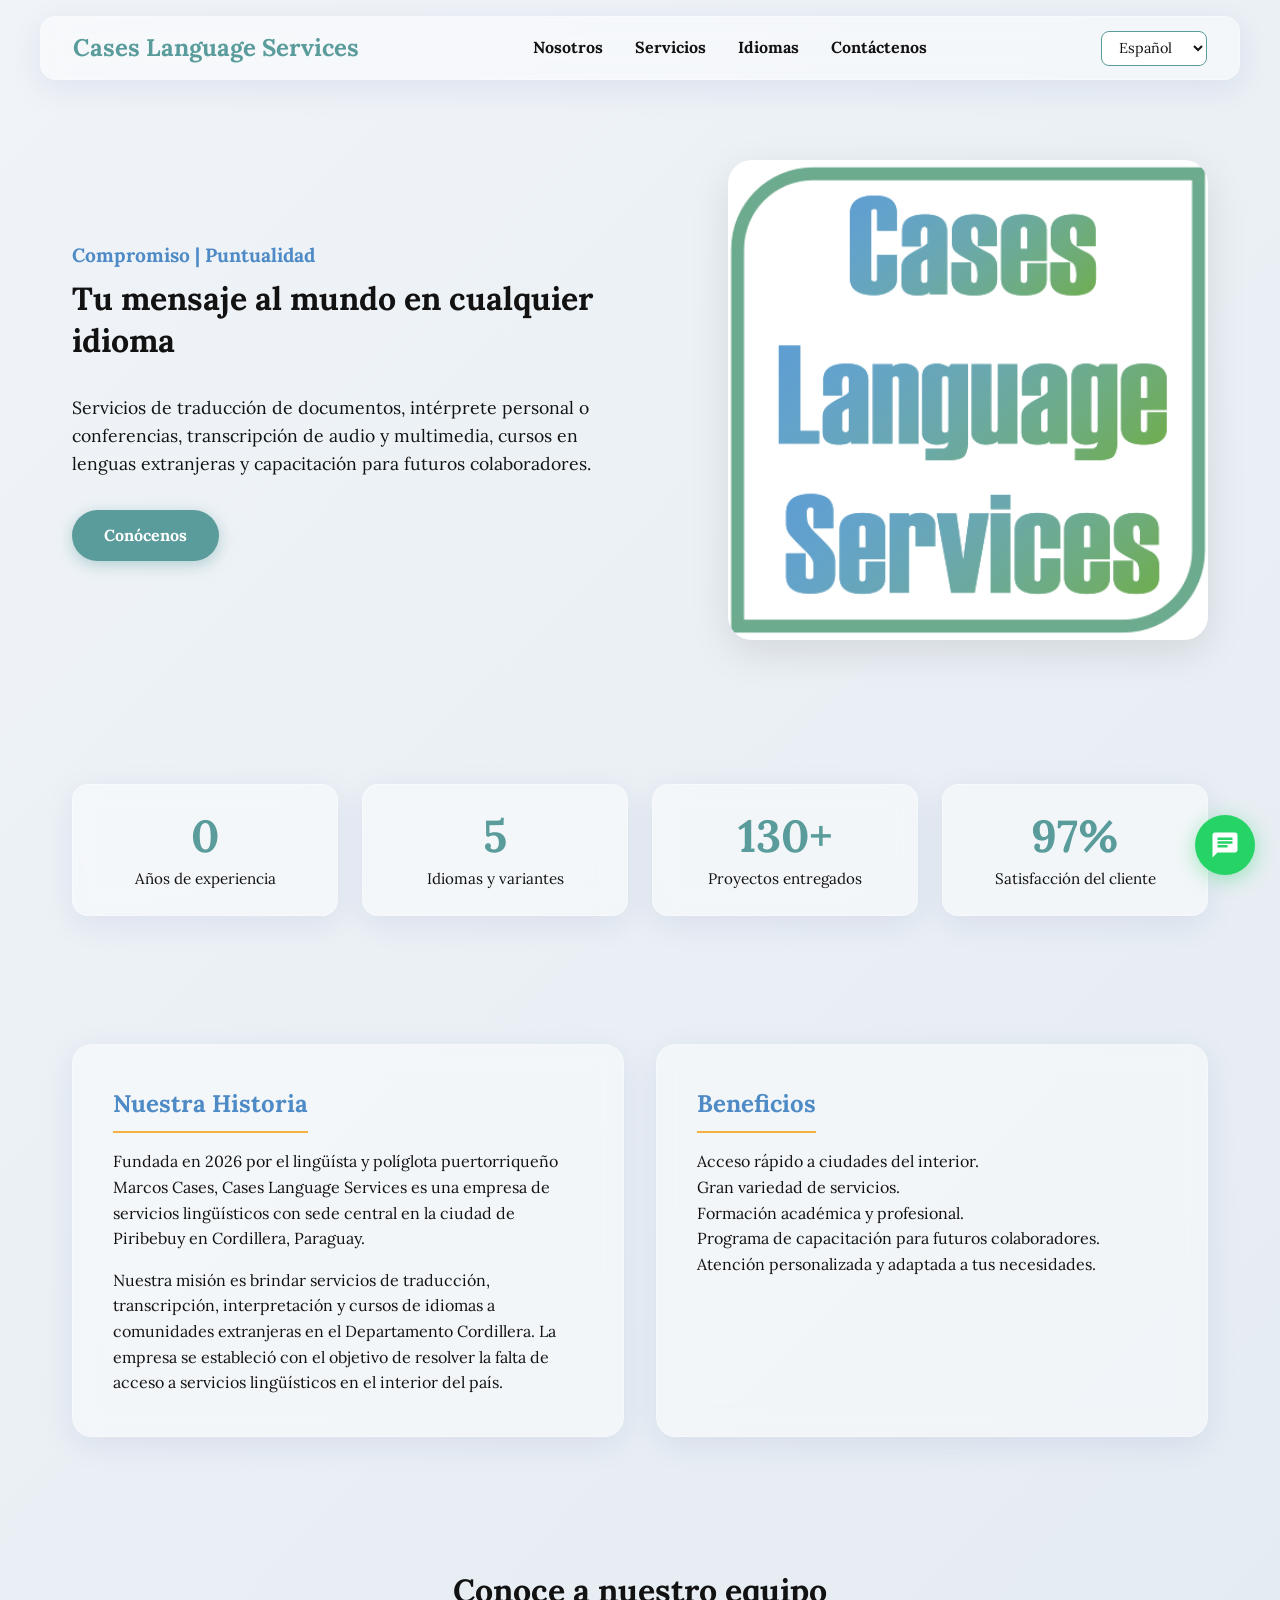
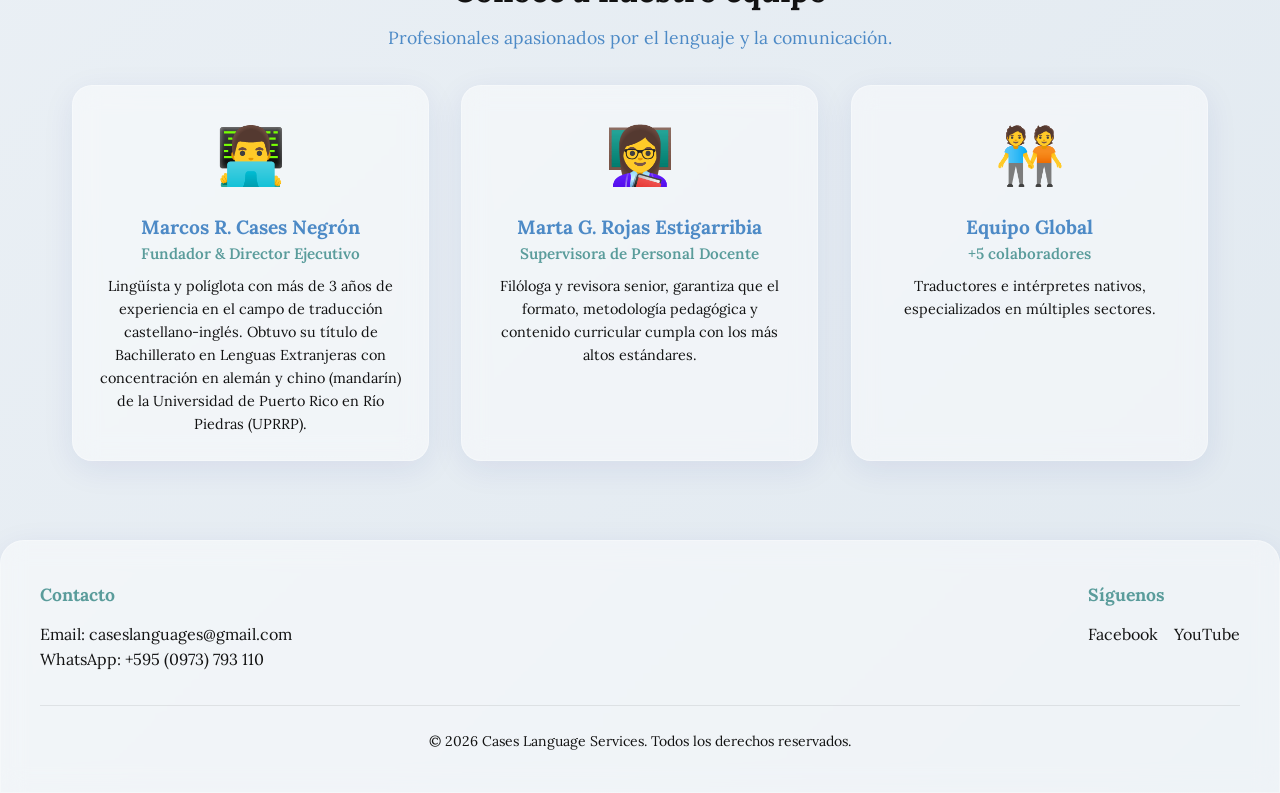
<file: nosotros.html>
<!DOCTYPE html>
<html lang="es">
<head>
    <meta charset="UTF-8" />
    <meta name="viewport" content="width=device-width, initial-scale=1.0" />
    <meta name="description" content="Cases Language Services - Conozca nuestro equipo, nuestra historia y nuestra pasión por la traducción y localización." />
    <title>Cases Language Services | Nosotros</title>

    <link rel="preconnect" href="https://fonts.googleapis.com" />
    <link rel="preconnect" href="https://fonts.gstatic.com" crossorigin />
    <link href="https://fonts.googleapis.com/css2?family=Lora:ital,wght@0,400;0,700;1,400&display=swap" rel="stylesheet" />

    <style>
        /* ==========================================================================
           Design Tokens & Variables (PRD 5.1)
           ========================================================================== */
        :root {
            /* Color Palette */
            --color-primary: #5a9c9b;
            /* Teal */
            --color-secondary: #4d8ac6;
            /* Blue */
            --color-accent: #f5b041;
            /* Golden Yellow */
            --color-neutral-dark: #121212;
            /* Neutral Black */
            --color-neutral-light: #ffffff;
            /* Neutral White */

            /* Glassmorphism Configuration */
            --glass-bg: rgba(255, 255, 255, 0.45);
            --glass-border: rgba(255, 255, 255, 0.3);
            --glass-blur: blur(12px);
            --glass-shadow: 0 8px 32px 0 rgba(31, 38, 135, 0.08);

            /* Typography */
            --font-titles: "Lora", "Lora", sans-serif;
            --font-body: "Lora", Georgia, serif;
        }

        /* Screen reader utility for accessibility */
        .sr-only {
            position: absolute;
            width: 1px;
            height: 1px;
            padding: 0;
            margin: -1px;
            overflow: hidden;
            clip: rect(0, 0, 0, 0);
            white-space: nowrap;
            border: 0;
        }

        /* Base Styles */
        *,
        *::before,
        *::after {
            box-sizing: border-box;
            margin: 0;
            padding: 0;
        }

        body {
            font-family: var(--font-body);
            font-size: 16px;
            font-weight: 400;
            line-height: 1.6;
            color: var(--color-neutral-dark);
            background: linear-gradient(135deg, #f0f4f8 0%, #e1e9f0 100%);
            min-height: 100vh;
            display: flex;
            flex-direction: column;
        }

        /* Glassmorphism System */
        .glass-panel,
        .glass-card {
            background: var(--glass-bg);
            backdrop-filter: var(--glass-blur);
            -webkit-backdrop-filter: var(--glass-blur);
            border: 1px solid var(--glass-border);
            box-shadow: var(--glass-shadow);
        }

 /* Modificación / Adición en .navbar-container */
.navbar-container {
  position: sticky;
  top: 0;
  z-index: 1000;
  padding: 1rem 2rem;
  /* Añadimos transición suave para la ocultación y aparición */
  transition: transform 0.35s cubic-bezier(0.25, 1, 0.5, 1), opacity 0.35s ease;
}

/* Clase que se activará con JS al hacer scroll hacia abajo */
.navbar-container.header-hidden {
  transform: translateY(-100%);
  opacity: 0;
  pointer-events: none; /* Evita clics accidentales cuando está oculto */
}

        .navbar {
            display: flex;
            justify-content: space-between;
            align-items: center;
            max-width: 1200px;
            margin: 0 auto;
            padding: 0.75rem 2rem;
            border-radius: 16px;
        }

        .brand-logo {
            font-family: var(--font-titles);
            font-size: 1.5rem;
            font-weight: bold;
            color: var(--color-primary);
            text-decoration: none;
        }

        .nav-menu {
            display: flex;
            list-style: none;
            gap: 2rem;
        }

        .nav-link {
            font-family: var(--font-body);
            font-size: 1rem;
            color: var(--color-neutral-dark);
            text-decoration: none;
            font-weight: 700;
            transition: color 0.3s ease;
        }

        .nav-link:hover {
            color: var(--color-secondary);
        }

        .nav-link:focus-visible,
        .brand-logo:focus-visible,
        .btn-primary:focus-visible,
        .lang-dropdown:focus-visible,
        .social-links a:focus-visible {
            outline: 3px solid var(--color-accent);
            outline-offset: 3px;
        }

        .lang-dropdown {
            font-family: var(--font-body);
            font-size: 0.9rem;
            padding: 0.4rem 0.8rem;
            border-radius: 8px;
            border: 1px solid var(--color-primary);
            background-color: var(--color-neutral-light);
            color: var(--color-neutral-dark);
            cursor: pointer;
        }

        /* Hero Section (PRD 4.2) */
        .hero-section {
            padding: 4rem 2rem;
            max-width: 1200px;
            margin: 0 auto;
            width: 100%;
        }

        .hero-container {
            display: flex;
            align-items: center;
            justify-content: space-between;
            gap: 3rem;
            flex-wrap: wrap;
        }

        .hero-content {
            flex: 1 1 400px;
        }

        .motto {
            font-family: var(--font-titles);
            font-size: 32px;
            font-weight: bold;
            line-height: 1.3;
            color: var(--color-neutral-dark);
            margin-bottom: 2rem;
        }

        .hero-subtitle {
            font-size: 1.2rem;
            color: var(--color-secondary);
            margin-bottom: 0.5rem;
            font-weight: 700;
        }

        /* Primary Action Button */
        .btn-primary {
            display: inline-block;
            background-color: var(--color-primary);
            color: var(--color-neutral-light);
            font-family: var(--font-body);
            font-size: 1rem;
            font-weight: bold;
            padding: 0.8rem 2rem;
            border-radius: 50px;
            text-decoration: none;
            border: none;
            box-shadow: 0 4px 15px rgba(90, 156, 155, 0.4);
            transition: background-color 0.3s ease;
        }

        .btn-primary:hover {
            background-color: var(--color-secondary);
        }

        /* Hero Image Container */
        .hero-image-wrapper {
            flex: 0 0 480px;
            max-width: 100%;
        }

        .hero-logo {
            width: 480px;
            height: 480px;
            object-fit: cover;
            border-radius: 24px;
            box-shadow: 0 12px 40px rgba(0, 0, 0, 0.1);
            display: block;
        }

        /* Information Sections */
        .info-section {
            padding: 3rem 2rem 5rem;
            max-width: 1200px;
            margin: 0 auto;
            width: 100%;
        }

        .cards-grid {
            display: grid;
            grid-template-columns: repeat(auto-fit, minmax(300px, 1fr));
            gap: 2rem;
        }

        .card {
            padding: 2.5rem;
            border-radius: 20px;
        }

        .card-title {
            font-family: var(--font-body);
            font-size: 24px;
            font-weight: bold;
            color: var(--color-secondary);
            margin-bottom: 1rem;
            border-bottom: 2px solid var(--color-accent);
            padding-bottom: 0.5rem;
            display: inline-block;
        }

        .card-text {
            font-family: var(--font-body);
            font-size: 16px;
            font-weight: 400;
            color: var(--color-neutral-dark);
        }

        .values-list {
            list-style: none;
        }

        .values-list li {
            margin-bottom: 0.5rem;
        }

        /* Team / Stats specific */
        .stats-grid {
            display: grid;
            grid-template-columns: repeat(auto-fit, minmax(180px, 1fr));
            gap: 1.5rem;
            margin-top: 2rem;
        }

        .stat-item {
            text-align: center;
            padding: 1.5rem 1rem;
            border-radius: 16px;
        }

        .stat-number {
            font-family: var(--font-titles);
            font-size: 2.8rem;
            font-weight: 700;
            color: var(--color-primary);
            line-height: 1.2;
        }

        .stat-label {
            font-size: 0.95rem;
            color: var(--color-neutral-dark);
            margin-top: 0.25rem;
        }

        .team-grid {
            display: grid;
            grid-template-columns: repeat(auto-fit, minmax(220px, 1fr));
            gap: 2rem;
            margin-top: 2rem;
        }

        .team-member {
            padding: 1.5rem;
            border-radius: 20px;
            text-align: center;
        }

        .team-name {
            font-family: var(--font-titles);
            font-size: 1.2rem;
            font-weight: 700;
            color: var(--color-secondary);
            margin-top: 0.75rem;
        }

        .team-role {
            font-size: 0.95rem;
            color: var(--color-primary);
            font-weight: 600;
        }

        .team-bio {
            font-size: 0.9rem;
            margin-top: 0.5rem;
            color: var(--color-neutral-dark);
        }

        /* Footer Section */
        .site-footer {
            margin-top: auto;
            padding: 2.5rem 2rem;
            border-radius: 24px 24px 0 0;
        }

        .footer-container {
            max-width: 1200px;
            margin: 0 auto;
            display: flex;
            justify-content: space-between;
            align-items: flex-start;
            flex-wrap: wrap;
            gap: 2rem;
        }

        .footer-heading {
            font-family: var(--font-body);
            font-size: 1.1rem;
            font-weight: bold;
            color: var(--color-primary);
            margin-bottom: 0.75rem;
        }

        .footer-contact a,
        .social-links a {
            color: var(--color-neutral-dark);
            text-decoration: none;
        }

        .social-links {
            display: flex;
            gap: 1rem;
        }

        .footer-copyright {
            width: 100%;
            text-align: center;
            padding-top: 1.5rem;
            border-top: 1px solid rgba(0, 0, 0, 0.08);
            font-size: 0.875rem;
        }
/* Botón flotante de WhatsApp */
.whatsapp-float {
  position: fixed;
  bottom: 25px;
  right: 25px;
  background-color: #25d366;
  color: #ffffff;
  width: 60px;
  height: 60px;
  border-radius: 50%;
  display: flex;
  align-items: center;
  justify-content: center;
  box-shadow: 0 4px 20px rgba(37, 211, 102, 0.4);
  z-index: 1100;
  text-decoration: none;
  transition: transform 0.3s cubic-bezier(0.25, 1, 0.5, 1), background-color 0.3s ease;
}

.whatsapp-float:hover {
  background-color: #20ba5a;
  transform: scale(1.1) rotate(5deg);
}

        /* Hardware Acceleration Class for JS Interactions */
        .hover-fx {
            will-change: transform;
            transition: transform 0.2s cubic-bezier(0.25, 1, 0.5, 1), box-shadow 0.2s cubic-bezier(0.25, 1, 0.5, 1);
            transform-style: preserve-3d;
        }

        /* Responsive Overrides */
        @media (max-width: 768px) {
            .navbar {
                flex-direction: column;
                gap: 1rem;
            }

            .hero-container {
                justify-content: center;
                text-align: center;
            }

            .nav-menu {
                flex-wrap: wrap;
                justify-content: center;
                gap: 1rem 1.5rem;
            }

            .hero-image-wrapper {
                flex: 0 1 100%;
            }

            .hero-logo {
                width: 100%;
                height: auto;
                aspect-ratio: 1 / 1;
            }
        }

        @media (prefers-reduced-motion: reduce) {
            *,
            *::before,
            *::after {
                scroll-behavior: auto !important;
                transition-duration: 0.01ms !important;
                animation-duration: 0.01ms !important;
                animation-iteration-count: 1 !important;
            }

            .hover-fx {
                will-change: auto;
                transform: none !important;
            }
        }
    </style>
</head>
<body>

    <header class="navbar-container">
        <nav class="navbar glass-panel" aria-label="Navegación principal">
            <a href="index.html" class="brand-logo" aria-label="Página de inicio de Cases Language Services">
                Cases Language Services
            </a>

            <ul class="nav-menu">
                <li><a href="nosotros.html" class="nav-link hover-fx" aria-current="page">Nosotros</a></li>
                <li><a href="servicios.html" class="nav-link hover-fx">Servicios</a></li>
                <li><a href="idiomas.html" class="nav-link hover-fx">Idiomas</a></li>
                <li><a href="contactenos.html" class="nav-link hover-fx">Contáctenos</a></li>
            </ul>

            <div class="lang-switch-wrapper">
                <label for="lang-select" class="sr-only">Seleccionar idioma</label>
                <select id="lang-select" class="lang-dropdown hover-fx" aria-label="Cambiar idioma">
                    <option value="es" selected>Español</option>
                    <option value="en">English</option>
                    <option value="gn">Avañe'ẽ</option>
                    <option value="de">Deutsch</option>
                </select>
            </div>
        </nav>
    </header>

    <main id="main-content">
        <!-- Hero Section -->
        <section class="hero-section">
            <div class="hero-container">
                <div class="hero-content">
                    <p class="hero-subtitle">Compromiso | Puntualidad</p>
                    <h1 class="motto">Tu mensaje al mundo en cualquier idioma</h1>
                    <p style="font-size:1.1rem; margin-bottom:2rem; max-width:540px;">
                        Servicios de traducción de documentos, intérprete personal o conferencias, transcripción de audio y multimedia,
                        cursos en lenguas extranjeras y capacitación para futuros colaboradores. 
                    </p>
                    <a href="contactenos.html" class="btn btn-primary hover-fx">Conócenos</a>
                </div>
                <div class="hero-image-wrapper">
                    <img src="site_logo.png"
                    alt="Logo de Cases Language Services"
                    class="hero-logo"
                    width="480"
                    height="480" />
                </div>
            </div>
        </section>

        <!-- Stats / Cifras -->
        <section class="info-section">
            <div class="stats-grid">
                <div class="stat-item glass-card hover-fx">
                    <div class="stat-number">0</div>
                    <div class="stat-label">Años de experiencia</div>
                </div>
                <div class="stat-item glass-card hover-fx">
                    <div class="stat-number">5</div>
                    <div class="stat-label">Idiomas y variantes</div>
                </div>
                <div class="stat-item glass-card hover-fx">
                    <div class="stat-number">130+</div>
                    <div class="stat-label">Proyectos entregados</div>
                </div>
                <div class="stat-item glass-card hover-fx">
                    <div class="stat-number">97%</div>
                    <div class="stat-label">Satisfacción del cliente</div>
                </div>
            </div>
        </section>

        <!-- Nuestra Historia / Misión Visión Valores -->
        <section class="info-section">
            <div class="cards-grid">

                <article class="card glass-card hover-fx">
                    <h2 class="card-title">Nuestra Historia</h2>
                    <p class="card-text">
                        Fundada en 2026 por el lingüísta y políglota puertorriqueño Marcos Cases,
                        Cases Language Services es una empresa de servicios lingüísticos con sede central en la ciudad de Piribebuy en Cordillera, Paraguay.
                    </p>
                    <p class="card-text" style="margin-top:1rem;">
                        Nuestra misión es brindar servicios de traducción, transcripción, interpretación y cursos de idiomas a comunidades extranjeras en el Departamento Cordillera.
                        La empresa se estableció con el objetivo de resolver la falta de acceso a servicios lingüísticos en el interior del país.
                    </p>
                </article>

                <article class="card glass-card hover-fx">
                    <h2 class="card-title">Beneficios</h2>
                    <p class="card-text">
                        Acceso rápido a ciudades del interior.
                    </p>
                    <p class="card-text">
                        Gran variedad de servicios.
                    </p>
                    <p class="card-text">
                        Formación académica y profesional.
                    </p>
                    <p class="card-text">
                        Programa de capacitación para futuros colaboradores.
                    </p>
                    <p class="card-text">
                        Atención personalizada y adaptada a tus necesidades.
                    </p>
                </article>
            </div>
        </section>

        <!-- Equipo -->
        <section class="info-section">
            <h2 style="font-family:var(--font-titles); font-size:2rem; font-weight:bold; color:var(--color-neutral-dark); text-align:center; margin-bottom:0.5rem;">
                Conoce a nuestro equipo
            </h2>
            <p style="text-align:center; font-size:1.1rem; color:var(--color-secondary); margin-bottom:2rem;">
                Profesionales apasionados por el lenguaje y la comunicación.
            </p>

            <div class="team-grid">
                <div class="team-member glass-card hover-fx">
                    <div style="font-size:3.5rem; margin-bottom:0.25rem;">👨‍💻</div>
                    <div class="team-name">Marcos R. Cases Negrón</div>
                    <div class="team-role">Fundador &amp; Director Ejecutivo</div>
                    <div class="team-bio">Lingüísta y políglota con más de 3 años de experiencia en el campo de traducción castellano-inglés.
                        Obtuvo su título de Bachillerato en Lenguas Extranjeras con concentración en alemán y chino (mandarín)
                        de la Universidad de Puerto Rico en Río Piedras (UPRRP).</div>
                </div>

                <div class="team-member glass-card hover-fx">
                    <div style="font-size:3.5rem; margin-bottom:0.25rem;">👩‍🏫</div>
                    <div class="team-name">Marta G. Rojas Estigarribia</div>
                    <div class="team-role">Supervisora de Personal Docente</div>
                    <div class="team-bio">Filóloga y revisora senior, garantiza que el formato, metodología pedagógica y
                        contenido curricular cumpla con los más altos estándares.</div>
                </div>

                <div class="team-member glass-card hover-fx">
                    <div style="font-size:3.5rem; margin-bottom:0.25rem;">🧑‍🤝‍🧑</div>
                    <div class="team-name">Equipo Global</div>
                    <div class="team-role">+5 colaboradores</div>
                    <div class="team-bio">Traductores e intérpretes nativos, especializados en múltiples sectores.</div>
                </div>
            </div>
        </section>
    </main>

  <footer class="site-footer glass-panel">
    <div class="footer-container">
      <div class="footer-contact">
        <h3 class="footer-heading">Contacto</h3>
        <p>Email: <a href="mailto:caseslanguages@gmail.com">caseslanguages@gmail.com</a></p>
        <p>WhatsApp: +595 (0973) 793 110</p>
      </div>

      <div class="footer-social">
        <h3 class="footer-heading">Síguenos</h3>
        <div class="social-links">
          <a href="#" class="social-link hover-fx" aria-label="LinkedIn">Facebook</a>
          <a href="#" class="social-link hover-fx" aria-label="X (Twitter)">YouTube</a>
        </div>
      </div>

      <div class="footer-copyright">
        <p>&copy; 2026 Cases Language Services. Todos los derechos reservados.</p>
      </div>
    </div>
  </footer>

<!-- Burbuja flotante de WhatsApp -->
<a href="https://wa.me/5950973793110?text=Hola,%20deseo%20agendar%20una%20cita%20por%20vídeollamada%20con%20un%20representante." 
   class="whatsapp-float hover-fx" 
   target="_blank" 
   rel="noopener noreferrer"
   aria-label="Chatear por WhatsApp con un representante">
  <svg xmlns="http://www.w3.org/2000/svg" viewBox="0 0 24 24" width="30" height="30" fill="currentColor">
    <path d="M20 2H4c-1.1 0-2 .9-2 2v18l4-4h14c1.1 0 2-.9 2-2V4c0-1.1-.9-2-2-2zM6 9h12v2H6V9zm8 5H6v-2h8v2zm4-6H6V6h12v2z"/>
  </svg>
</a>

    <script>
        /**
         * Modern 2026 UI FX Controller
         * Implements GPU-accelerated 3D dynamic tilt and cursor interactions.
         */
        document.addEventListener('DOMContentLoaded', () => {
            init3DHoverEffect();
            initAutoHidingHeader();
        });

        /**
         * Initializes 3D tilt transformations for elements tagged with .hover-fx
         */
        function init3DHoverEffect() {
            const interactiveElements = document.querySelectorAll('.hover-fx');

            if (window.matchMedia('(prefers-reduced-motion: reduce)').matches) {
                return;
            }

            interactiveElements.forEach((element) => {
                element.addEventListener('mousemove', (e) => handleTilt(e, element));
                element.addEventListener('mouseleave', () => resetTilt(element));
            });
        }

        /**
         * Calculates mouse position relative to target bounding box
         * and applies a subtle 3D rotational vector.
         */
        function handleTilt(event, element) {
            const rect = element.getBoundingClientRect();

            if (!rect.width || !rect.height) {
                return;
            }

            const x = event.clientX - rect.left;
            const y = event.clientY - rect.top;

            const centerX = rect.width / 2;
            const centerY = rect.height / 2;

            // Maximum angular deflection (degrees)
            const maxTilt = 8;

            const tiltX = ((y - centerY) / centerY) * -maxTilt;
            const tiltY = ((x - centerX) / centerX) * maxTilt;

            if (element._tiltFrame) {
                cancelAnimationFrame(element._tiltFrame);
            }

            element._tiltFrame = requestAnimationFrame(() => {
                element.style.transform =
                    `perspective(1000px) rotateX(${tiltX.toFixed(2)}deg) rotateY(${tiltY.toFixed(2)}deg) translateZ(8px)`;
                element._tiltFrame = null;
            });
        }

        /**
         * Restores original transform properties smoothly.
         */
        function resetTilt(element) {
            if (element._tiltFrame) {
                cancelAnimationFrame(element._tiltFrame);
                element._tiltFrame = null;
            }

            requestAnimationFrame(() => {
                element.style.transform = 'perspective(1000px) rotateX(0deg) rotateY(0deg) translateZ(0px)';
            });
        }
        ; // <-- Añadimos esta nueva función

/**
 * Controla el comportamiento inteligente del header al hacer scroll.
 * Se oculta al bajar y aparece al subir.
 */
function initAutoHidingHeader() {
  const header = document.querySelector('.navbar-container');
  if (!header) return;

  let lastScrollTop = 0;
  const delta = 5; // Margen mínimo de desplazamiento para activar la acción
  const navbarHeight = header.offsetHeight;

  window.addEventListener('scroll', () => {
    let scrollTop = window.pageYOffset || document.documentElement.scrollTop;

    // Asegurar que el scroll supere el margen mínimo (delta)
    if (Math.abs(lastScrollTop - scrollTop) <= delta) return;

    if (scrollTop > lastScrollTop && scrollTop > navbarHeight) {
      // Scroll hacia ABAJO -> Ocultar header
      header.classList.add('header-hidden');
    } else {
      // Scroll hacia ARRIBA -> Mostrar header
      header.classList.remove('header-hidden');
    }

    lastScrollTop = scrollTop;
  }, { passive: true });
}
    </script>
</body>
</html>
</file>
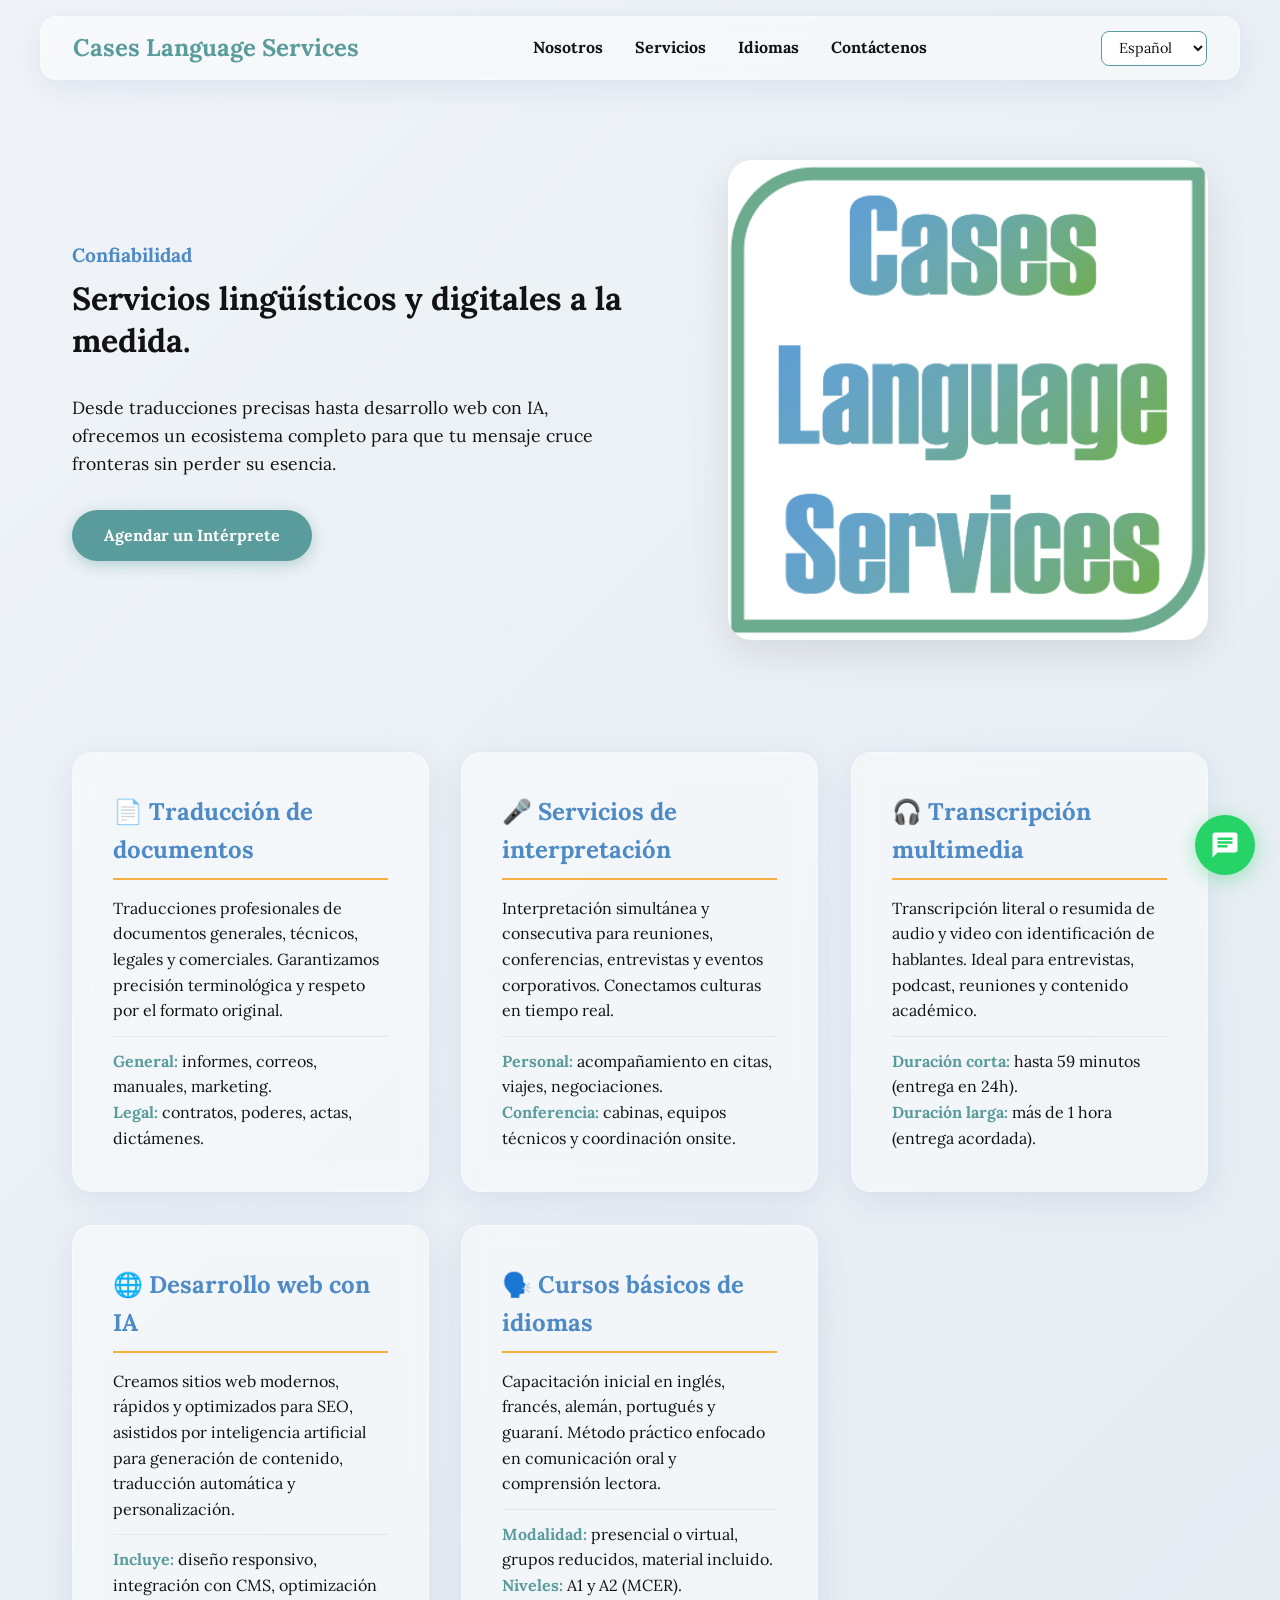
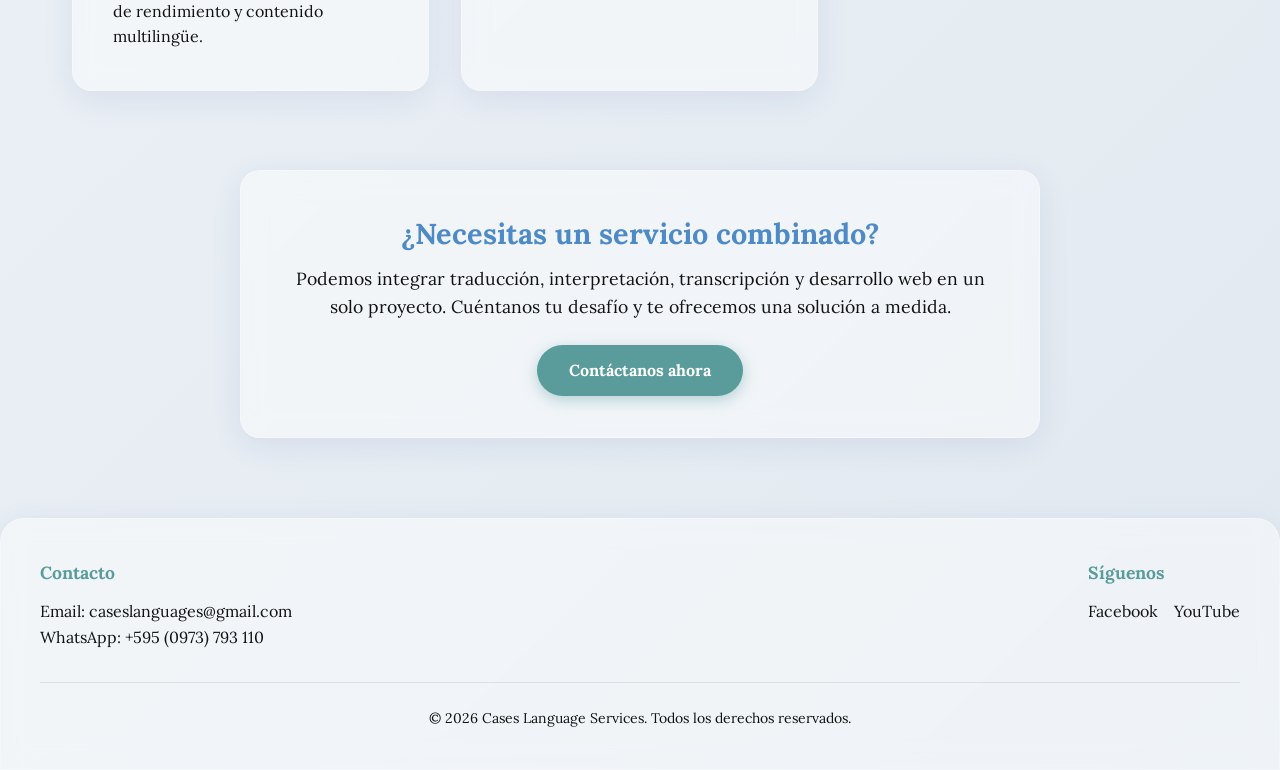
<file: servicios.html>
<!DOCTYPE html>
<html lang="es">
<head>
    <meta charset="UTF-8" />
    <meta name="viewport" content="width=device-width, initial-scale=1.0" />
    <meta name="description" content="Cases Language Services - Servicios profesionales de traducción, interpretación, transcripción, desarrollo web y cursos de idiomas." />
    <title>Cases Language Services | Servicios</title>

    <link rel="preconnect" href="https://fonts.googleapis.com" />
    <link rel="preconnect" href="https://fonts.gstatic.com" crossorigin />
    <link href="https://fonts.googleapis.com/css2?family=Lora:ital,wght@0,400;0,700;1,400&display=swap" rel="stylesheet" />

    <style>
        /* ==========================================================================
           Design Tokens & Variables (PRD 5.1)
           ========================================================================== */
        :root {
            /* Color Palette */
            --color-primary: #5a9c9b;
            /* Teal */
            --color-secondary: #4d8ac6;
            /* Blue */
            --color-accent: #f5b041;
            /* Golden Yellow */
            --color-neutral-dark: #121212;
            /* Neutral Black */
            --color-neutral-light: #ffffff;
            /* Neutral White */

            /* Glassmorphism Configuration */
            --glass-bg: rgba(255, 255, 255, 0.45);
            --glass-border: rgba(255, 255, 255, 0.3);
            --glass-blur: blur(12px);
            --glass-shadow: 0 8px 32px 0 rgba(31, 38, 135, 0.08);

            /* Typography */
            --font-titles: "Lora", "Lora", sans-serif;
            --font-body: "Lora", Georgia, serif;
        }

        /* Screen reader utility for accessibility */
        .sr-only {
            position: absolute;
            width: 1px;
            height: 1px;
            padding: 0;
            margin: -1px;
            overflow: hidden;
            clip: rect(0, 0, 0, 0);
            white-space: nowrap;
            border: 0;
        }

        /* Base Styles */
        *,
        *::before,
        *::after {
            box-sizing: border-box;
            margin: 0;
            padding: 0;
        }

        body {
            font-family: var(--font-body);
            font-size: 16px;
            font-weight: 400;
            line-height: 1.6;
            color: var(--color-neutral-dark);
            background: linear-gradient(135deg, #f0f4f8 0%, #e1e9f0 100%);
            min-height: 100vh;
            display: flex;
            flex-direction: column;
        }

        /* Glassmorphism System */
        .glass-panel,
        .glass-card {
            background: var(--glass-bg);
            backdrop-filter: var(--glass-blur);
            -webkit-backdrop-filter: var(--glass-blur);
            border: 1px solid var(--glass-border);
            box-shadow: var(--glass-shadow);
        }

/* Modificación / Adición en .navbar-container */
.navbar-container {
  position: sticky;
  top: 0;
  z-index: 1000;
  padding: 1rem 2rem;
  /* Añadimos transición suave para la ocultación y aparición */
  transition: transform 0.35s cubic-bezier(0.25, 1, 0.5, 1), opacity 0.35s ease;
}

/* Clase que se activará con JS al hacer scroll hacia abajo */
.navbar-container.header-hidden {
  transform: translateY(-100%);
  opacity: 0;
  pointer-events: none; /* Evita clics accidentales cuando está oculto */
}

        .navbar {
            display: flex;
            justify-content: space-between;
            align-items: center;
            max-width: 1200px;
            margin: 0 auto;
            padding: 0.75rem 2rem;
            border-radius: 16px;
        }

        .brand-logo {
            font-family: var(--font-titles);
            font-size: 1.5rem;
            font-weight: bold;
            color: var(--color-primary);
            text-decoration: none;
        }

        .nav-menu {
            display: flex;
            list-style: none;
            gap: 2rem;
        }

        .nav-link {
            font-family: var(--font-body);
            font-size: 1rem;
            color: var(--color-neutral-dark);
            text-decoration: none;
            font-weight: 700;
            transition: color 0.3s ease;
        }

        .nav-link:hover {
            color: var(--color-secondary);
        }

        .nav-link:focus-visible,
        .brand-logo:focus-visible,
        .btn-primary:focus-visible,
        .lang-dropdown:focus-visible,
        .social-links a:focus-visible {
            outline: 3px solid var(--color-accent);
            outline-offset: 3px;
        }

        .lang-dropdown {
            font-family: var(--font-body);
            font-size: 0.9rem;
            padding: 0.4rem 0.8rem;
            border-radius: 8px;
            border: 1px solid var(--color-primary);
            background-color: var(--color-neutral-light);
            color: var(--color-neutral-dark);
            cursor: pointer;
        }

        /* Hero Section (PRD 4.2) */
        .hero-section {
            padding: 4rem 2rem;
            max-width: 1200px;
            margin: 0 auto;
            width: 100%;
        }

        .hero-container {
            display: flex;
            align-items: center;
            justify-content: space-between;
            gap: 3rem;
            flex-wrap: wrap;
        }

        .hero-content {
            flex: 1 1 400px;
        }

        .motto {
            font-family: var(--font-titles);
            font-size: 32px;
            font-weight: bold;
            line-height: 1.3;
            color: var(--color-neutral-dark);
            margin-bottom: 2rem;
        }

        .hero-subtitle {
            font-size: 1.2rem;
            color: var(--color-secondary);
            margin-bottom: 0.5rem;
            font-weight: 700;
        }

        /* Primary Action Button */
        .btn-primary {
            display: inline-block;
            background-color: var(--color-primary);
            color: var(--color-neutral-light);
            font-family: var(--font-body);
            font-size: 1rem;
            font-weight: bold;
            padding: 0.8rem 2rem;
            border-radius: 50px;
            text-decoration: none;
            border: none;
            box-shadow: 0 4px 15px rgba(90, 156, 155, 0.4);
            transition: background-color 0.3s ease;
        }

        .btn-primary:hover {
            background-color: var(--color-secondary);
        }

        /* Hero Image Container */
        .hero-image-wrapper {
            flex: 0 0 480px;
            max-width: 100%;
        }

        .hero-logo {
            width: 480px;
            height: 480px;
            object-fit: cover;
            border-radius: 24px;
            box-shadow: 0 12px 40px rgba(0, 0, 0, 0.1);
            display: block;
        }

        /* Information Sections */
        .info-section {
            padding: 3rem 2rem 5rem;
            max-width: 1200px;
            margin: 0 auto;
            width: 100%;
        }

        .cards-grid {
            display: grid;
            grid-template-columns: repeat(auto-fit, minmax(300px, 1fr));
            gap: 2rem;
        }

        .card {
            padding: 2.5rem;
            border-radius: 20px;
        }

        .card-title {
            font-family: var(--font-body);
            font-size: 24px;
            font-weight: bold;
            color: var(--color-secondary);
            margin-bottom: 1rem;
            border-bottom: 2px solid var(--color-accent);
            padding-bottom: 0.5rem;
            display: inline-block;
        }

        .card-text {
            font-family: var(--font-body);
            font-size: 16px;
            font-weight: 400;
            color: var(--color-neutral-dark);
        }

        .values-list {
            list-style: none;
        }

        .values-list li {
            margin-bottom: 0.5rem;
        }

        /* Specific for service list */
        .service-detail {
            margin-top: 0.75rem;
            padding-top: 0.75rem;
            border-top: 1px solid rgba(0, 0, 0, 0.06);
        }

        .service-detail strong {
            color: var(--color-primary);
        }

        /* Footer Section */
        .site-footer {
            margin-top: auto;
            padding: 2.5rem 2rem;
            border-radius: 24px 24px 0 0;
        }

        .footer-container {
            max-width: 1200px;
            margin: 0 auto;
            display: flex;
            justify-content: space-between;
            align-items: flex-start;
            flex-wrap: wrap;
            gap: 2rem;
        }

        .footer-heading {
            font-family: var(--font-body);
            font-size: 1.1rem;
            font-weight: bold;
            color: var(--color-primary);
            margin-bottom: 0.75rem;
        }

        .footer-contact a,
        .social-links a {
            color: var(--color-neutral-dark);
            text-decoration: none;
        }

        .social-links {
            display: flex;
            gap: 1rem;
        }

        .footer-copyright {
            width: 100%;
            text-align: center;
            padding-top: 1.5rem;
            border-top: 1px solid rgba(0, 0, 0, 0.08);
            font-size: 0.875rem;
        }
/* Botón flotante de WhatsApp */
.whatsapp-float {
  position: fixed;
  bottom: 25px;
  right: 25px;
  background-color: #25d366;
  color: #ffffff;
  width: 60px;
  height: 60px;
  border-radius: 50%;
  display: flex;
  align-items: center;
  justify-content: center;
  box-shadow: 0 4px 20px rgba(37, 211, 102, 0.4);
  z-index: 1100;
  text-decoration: none;
  transition: transform 0.3s cubic-bezier(0.25, 1, 0.5, 1), background-color 0.3s ease;
}

.whatsapp-float:hover {
  background-color: #20ba5a;
  transform: scale(1.1) rotate(5deg);
}

        /* Hardware Acceleration Class for JS Interactions */
        .hover-fx {
            will-change: transform;
            transition: transform 0.2s cubic-bezier(0.25, 1, 0.5, 1), box-shadow 0.2s cubic-bezier(0.25, 1, 0.5, 1);
            transform-style: preserve-3d;
        }

        /* Responsive Overrides */
        @media (max-width: 768px) {
            .navbar {
                flex-direction: column;
                gap: 1rem;
            }

            .hero-container {
                justify-content: center;
                text-align: center;
            }

            .nav-menu {
                flex-wrap: wrap;
                justify-content: center;
                gap: 1rem 1.5rem;
            }

            .hero-image-wrapper {
                flex: 0 1 100%;
            }

            .hero-logo {
                width: 100%;
                height: auto;
                aspect-ratio: 1 / 1;
            }
        }

        @media (prefers-reduced-motion: reduce) {
            *,
            *::before,
            *::after {
                scroll-behavior: auto !important;
                transition-duration: 0.01ms !important;
                animation-duration: 0.01ms !important;
                animation-iteration-count: 1 !important;
            }

            .hover-fx {
                will-change: auto;
                transform: none !important;
            }
        }
    </style>
</head>
<body>

    <header class="navbar-container">
        <nav class="navbar glass-panel" aria-label="Navegación principal">
            <a href="index.html" class="brand-logo" aria-label="Página de inicio de Cases Language Services">
                Cases Language Services
            </a>

            <ul class="nav-menu">
                <li><a href="nosotros.html" class="nav-link hover-fx">Nosotros</a></li>
                <li><a href="servicios.html" class="nav-link hover-fx" aria-current="page">Servicios</a></li>
                <li><a href="idiomas.html" class="nav-link hover-fx">Idiomas</a></li>
                <li><a href="contactenos.html" class="nav-link hover-fx">Contáctenos</a></li>
            </ul>

            <div class="lang-switch-wrapper">
                <label for="lang-select" class="sr-only">Seleccionar idioma</label>
                <select id="lang-select" class="lang-dropdown hover-fx" aria-label="Cambiar idioma">
                    <option value="es" selected>Español</option>
                    <option value="en">English</option>
                    <option value="gn">Avañe'ẽ</option>
                    <option value="de">Deutsch</option>
                </select>
            </div>
        </nav>
    </header>

    <main id="main-content">
        <!-- Hero Section -->
        <section class="hero-section">
            <div class="hero-container">
                <div class="hero-content">
                    <p class="hero-subtitle">Confiabilidad</p>
                    <h1 class="motto">Servicios lingüísticos y digitales a la medida.</h1>
                    <p style="font-size:1.1rem; margin-bottom:2rem; max-width:540px;">
                        Desde traducciones precisas hasta desarrollo web con IA, ofrecemos un ecosistema completo
                        para que tu mensaje cruce fronteras sin perder su esencia.
                    </p>
                    <a href="eventos.html" class="btn btn-primary hover-fx">Agendar un Intérprete</a>
                </div>
                <div class="hero-image-wrapper">
                    <img src="site_logo.png"
                    alt="Logo de Cases Language Services"
                    class="hero-logo"
                    width="480"
                    height="480" />
                </div>
            </div>
        </section>

        <!-- Services Grid -->
        <section class="info-section">
            <div class="cards-grid">

                <!-- 1. Document Translation -->
                <article class="card glass-card hover-fx">
                    <h2 class="card-title">📄 Traducción de documentos</h2>
                    <p class="card-text">
                        Traducciones profesionales de documentos generales, técnicos, legales y comerciales.
                        Garantizamos precisión terminológica y respeto por el formato original.
                    </p>
                    <div class="service-detail">
                        <strong>General:</strong> informes, correos, manuales, marketing.<br />
                        <strong>Legal:</strong> contratos, poderes, actas, dictámenes.
                    </div>
                </article>

                <!-- 2. Interpreting Services -->
                <article class="card glass-card hover-fx">
                    <h2 class="card-title">🎤 Servicios de interpretación</h2>
                    <p class="card-text">
                        Interpretación simultánea y consecutiva para reuniones, conferencias, entrevistas y
                        eventos corporativos. Conectamos culturas en tiempo real.
                    </p>
                    <div class="service-detail">
                        <strong>Personal:</strong> acompañamiento en citas, viajes, negociaciones.<br />
                        <strong>Conferencia:</strong> cabinas, equipos técnicos y coordinación onsite.
                    </div>
                </article>

                <!-- 3. Multimedia Transcription -->
                <article class="card glass-card hover-fx">
                    <h2 class="card-title">🎧 Transcripción multimedia</h2>
                    <p class="card-text">
                        Transcripción literal o resumida de audio y video con identificación de hablantes.
                        Ideal para entrevistas, podcast, reuniones y contenido académico.
                    </p>
                    <div class="service-detail">
                        <strong>Duración corta:</strong> hasta 59 minutos (entrega en 24h).<br />
                        <strong>Duración larga:</strong> más de 1 hora (entrega acordada).
                    </div>
                </article>

                <!-- 4. Website Development (AI-assisted) -->
                <article class="card glass-card hover-fx">
                    <h2 class="card-title">🌐 Desarrollo web con IA</h2>
                    <p class="card-text">
                        Creamos sitios web modernos, rápidos y optimizados para SEO, asistidos por inteligencia
                        artificial para generación de contenido, traducción automática y personalización.
                    </p>
                    <div class="service-detail">
                        <strong>Incluye:</strong> diseño responsivo, integración con CMS, optimización de rendimiento
                        y contenido multilingüe.
                    </div>
                </article>

                <!-- 5. Basic Foreign Language Courses -->
                <article class="card glass-card hover-fx">
                    <h2 class="card-title">🗣️ Cursos básicos de idiomas</h2>
                    <p class="card-text">
                        Capacitación inicial en inglés, francés, alemán, portugués y guaraní. Método práctico
                        enfocado en comunicación oral y comprensión lectora.
                    </p>
                    <div class="service-detail">
                        <strong>Modalidad:</strong> presencial o virtual, grupos reducidos, material incluido.<br />
                        <strong>Niveles:</strong> A1 y A2 (MCER).
                    </div>
                </article>

            </div>
        </section>

        <!-- Call to action / adicional -->
        <section class="info-section" style="padding-top:0;">
            <div class="glass-card hover-fx" style="padding:2.5rem; border-radius:20px; text-align:center; max-width:800px; margin:0 auto;">
                <h2 style="font-family:var(--font-titles); font-size:1.8rem; color:var(--color-secondary); margin-bottom:0.5rem;">
                    ¿Necesitas un servicio combinado?
                </h2>
                <p style="font-size:1.1rem; margin-bottom:1.5rem;">
                    Podemos integrar traducción, interpretación, transcripción y desarrollo web en un solo proyecto.
                    Cuéntanos tu desafío y te ofrecemos una solución a medida.
                </p>
                <a href="contactenos.html" class="btn btn-primary hover-fx">Contáctanos ahora</a>
            </div>
        </section>
    </main>

  <footer class="site-footer glass-panel">
    <div class="footer-container">
      <div class="footer-contact">
        <h3 class="footer-heading">Contacto</h3>
        <p>Email: <a href="mailto:caseslanguages@gmail.com">caseslanguages@gmail.com</a></p>
        <p>WhatsApp: +595 (0973) 793 110</p>
      </div>

      <div class="footer-social">
        <h3 class="footer-heading">Síguenos</h3>
        <div class="social-links">
          <a href="#" class="social-link hover-fx" aria-label="LinkedIn">Facebook</a>
          <a href="#" class="social-link hover-fx" aria-label="X (Twitter)">YouTube</a>
        </div>
      </div>

      <div class="footer-copyright">
        <p>&copy; 2026 Cases Language Services. Todos los derechos reservados.</p>
      </div>
    </div>
  </footer>

<!-- Burbuja flotante de WhatsApp -->
<a href="https://wa.me/5950973793110?text=Hola,%20deseo%20agendar%20una%20cita%20por%20vídeollamada%20con%20un%20representante." 
   class="whatsapp-float hover-fx" 
   target="_blank" 
   rel="noopener noreferrer"
   aria-label="Chatear por WhatsApp con un representante">
  <svg xmlns="http://www.w3.org/2000/svg" viewBox="0 0 24 24" width="30" height="30" fill="currentColor">
    <path d="M20 2H4c-1.1 0-2 .9-2 2v18l4-4h14c1.1 0 2-.9 2-2V4c0-1.1-.9-2-2-2zM6 9h12v2H6V9zm8 5H6v-2h8v2zm4-6H6V6h12v2z"/>
  </svg>
</a>

    <script>
        /**
         * Modern 2026 UI FX Controller
         * Implements GPU-accelerated 3D dynamic tilt and cursor interactions.
         */
        document.addEventListener('DOMContentLoaded', () => {
            init3DHoverEffect() ;
            initAutoHidingHeader();
        });

        /**
         * Initializes 3D tilt transformations for elements tagged with .hover-fx
         */
        function init3DHoverEffect() {
            const interactiveElements = document.querySelectorAll('.hover-fx');

            if (window.matchMedia('(prefers-reduced-motion: reduce)').matches) {
                return;
            }

            interactiveElements.forEach((element) => {
                element.addEventListener('mousemove', (e) => handleTilt(e, element));
                element.addEventListener('mouseleave', () => resetTilt(element));
            });
        }

        /**
         * Calculates mouse position relative to target bounding box
         * and applies a subtle 3D rotational vector.
         */
        function handleTilt(event, element) {
            const rect = element.getBoundingClientRect();

            if (!rect.width || !rect.height) {
                return;
            }

            const x = event.clientX - rect.left;
            const y = event.clientY - rect.top;

            const centerX = rect.width / 2;
            const centerY = rect.height / 2;

            // Maximum angular deflection (degrees)
            const maxTilt = 8;

            const tiltX = ((y - centerY) / centerY) * -maxTilt;
            const tiltY = ((x - centerX) / centerX) * maxTilt;

            if (element._tiltFrame) {
                cancelAnimationFrame(element._tiltFrame);
            }

            element._tiltFrame = requestAnimationFrame(() => {
                element.style.transform =
                    `perspective(1000px) rotateX(${tiltX.toFixed(2)}deg) rotateY(${tiltY.toFixed(2)}deg) translateZ(8px)`;
                element._tiltFrame = null;
            });
        }

        /**
         * Restores original transform properties smoothly.
         */
        function resetTilt(element) {
            if (element._tiltFrame) {
                cancelAnimationFrame(element._tiltFrame);
                element._tiltFrame = null;
            }

            requestAnimationFrame(() => {
                element.style.transform = 'perspective(1000px) rotateX(0deg) rotateY(0deg) translateZ(0px)';
            });
        }
        ; // <-- Añadimos esta nueva función

/**
 * Controla el comportamiento inteligente del header al hacer scroll.
 * Se oculta al bajar y aparece al subir.
 */
function initAutoHidingHeader() {
  const header = document.querySelector('.navbar-container');
  if (!header) return;

  let lastScrollTop = 0;
  const delta = 5; // Margen mínimo de desplazamiento para activar la acción
  const navbarHeight = header.offsetHeight;

  window.addEventListener('scroll', () => {
    let scrollTop = window.pageYOffset || document.documentElement.scrollTop;

    // Asegurar que el scroll supere el margen mínimo (delta)
    if (Math.abs(lastScrollTop - scrollTop) <= delta) return;

    if (scrollTop > lastScrollTop && scrollTop > navbarHeight) {
      // Scroll hacia ABAJO -> Ocultar header
      header.classList.add('header-hidden');
    } else {
      // Scroll hacia ARRIBA -> Mostrar header
      header.classList.remove('header-hidden');
    }

    lastScrollTop = scrollTop;
  }, { passive: true });
}
    </script>
</body>
</html>
</file>
<file: styles.css>
/* ==========================================================================
   Design Tokens & Variables (PRD 5.1)
   ========================================================================== */
:root {
  /* Color Palette */
  --color-primary: #5a9c9b;        /* Teal */
  --color-secondary: #4d8ac6;      /* Blue */
  --color-accent: #f5b041;         /* Golden Yellow */
  --color-neutral-dark: #121212;   /* Neutral Black */
  --color-neutral-light: #ffffff;  /* Neutral White */
  
  /* Glassmorphism Configuration */
  --glass-bg: rgba(255, 255, 255, 0.45);
  --glass-border: rgba(255, 255, 255, 0.3);
  --glass-blur: blur(12px);
  --glass-shadow: 0 8px 32px 0 rgba(31, 38, 135, 0.08);

  /* Typography */
  --font-titles: "Arial Rounded MT Bold", "Arial Rounded MT", sans-serif;
  --font-body: "Lora", Georgia, serif;
}

/* Screen reader utility for accessibility */
.sr-only {
  position: absolute;
  width: 1px;
  height: 1px;
  padding: 0;
  margin: -1px;
  overflow: hidden;
  clip: rect(0, 0, 0, 0);
  white-space: nowrap;
  border: 0;
}

/* Base Styles */
*, *::before, *::after {
  box-sizing: border-box;
  margin: 0;
  padding: 0;
}

body {
  font-family: var(--font-body);
  font-size: 16px;
  font-weight: 400;
  line-height: 1.6;
  color: var(--color-neutral-dark);
  background: linear-gradient(135deg, #f0f4f8 0%, #e1e9f0 100%);
  min-height: 100vh;
  display: flex;
  flex-direction: column;
}

/* Glassmorphism System */
.glass-panel, .glass-card {
  background: var(--glass-bg);
  backdrop-filter: var(--glass-blur);
  -webkit-backdrop-filter: var(--glass-blur);
  border: 1px solid var(--glass-border);
  box-shadow: var(--glass-shadow);
}

/* Navigation Menu (PRD 4.1) */
.navbar-container {
  position: sticky;
  top: 0;
  z-index: 1000;
  padding: 1rem 2rem;
}

.navbar {
  display: flex;
  justify-content: space-between;
  align-items: center;
  max-width: 1200px;
  margin: 0 auto;
  padding: 0.75rem 2rem;
  border-radius: 16px;
}

.brand-logo {
  font-family: var(--font-titles);
  font-size: 1.5rem;
  font-weight: bold;
  color: var(--color-primary);
  text-decoration: none;
}

.nav-menu {
  display: flex;
  list-style: none;
  gap: 2rem;
}

.nav-link {
  font-family: var(--font-body);
  font-size: 1rem;
  color: var(--color-neutral-dark);
  text-decoration: none;
  font-weight: 700;
  transition: color 0.3s ease;
}

.nav-link:hover {
  color: var(--color-secondary);
}

.lang-dropdown {
  font-family: var(--font-body);
  font-size: 0.9rem;
  padding: 0.4rem 0.8rem;
  border-radius: 8px;
  border: 1px solid var(--color-primary);
  background-color: var(--color-neutral-light);
  color: var(--color-neutral-dark);
  cursor: pointer;
}

/* Hero Section (PRD 4.2) */
.hero-section {
  padding: 4rem 2rem;
  max-width: 1200px;
  margin: 0 auto;
  width: 100%;
}

.hero-container {
  display: flex;
  align-items: center;
  justify-content: space-between;
  gap: 3rem;
  flex-wrap: wrap;
}

.hero-content {
  flex: 1 1 400px;
}

.motto {
  font-family: var(--font-titles);
  font-size: 32px;
  font-weight: bold;
  line-height: 1.3;
  color: var(--color-neutral-dark);
  margin-bottom: 2rem;
}

/* Primary Action Button */
.btn-primary {
  display: inline-block;
  background-color: var(--color-primary);
  color: var(--color-neutral-light);
  font-family: var(--font-body);
  font-size: 1rem;
  font-weight: bold;
  padding: 0.8rem 2rem;
  border-radius: 50px;
  text-decoration: none;
  border: none;
  box-shadow: 0 4px 15px rgba(90, 156, 155, 0.4);
  transition: background-color 0.3s ease;
}

.btn-primary:hover {
  background-color: var(--color-secondary);
}

/* Hero Image Container (Ensures non-sticky behavior per PRD) */
.hero-image-wrapper {
  flex: 0 0 480px;
  max-width: 100%;
}

.hero-logo {
  width: 480px;
  height: 480px;
  object-fit: cover;
  border-radius: 24px;
  box-shadow: 0 12px 40px rgba(0, 0, 0, 0.1);
  display: block;
}

/* Information Sections (PRD 4.2, 5.1) */
.info-section {
  padding: 3rem 2rem 5rem;
  max-width: 1200px;
  margin: 0 auto;
  width: 100%;
}

.cards-grid {
  display: grid;
  grid-template-columns: repeat(auto-fit, minmax(300px, 1fr));
  gap: 2rem;
}

.card {
  padding: 2.5rem;
  border-radius: 20px;
}

.card-title {
  font-family: var(--font-body);
  font-size: 24px;
  font-weight: bold;
  color: var(--color-secondary);
  margin-bottom: 1rem;
  border-bottom: 2px solid var(--color-accent);
  padding-bottom: 0.5rem;
  display: inline-block;
}

.card-text {
  font-family: var(--font-body);
  font-size: 16px;
  font-weight: 400;
  color: var(--color-neutral-dark);
}

.values-list {
  list-style: none;
}

.values-list li {
  margin-bottom: 0.5rem;
}

/* Footer Section */
.site-footer {
  margin-top: auto;
  padding: 2.5rem 2rem;
  border-radius: 24px 24px 0 0;
}

.footer-container {
  max-width: 1200px;
  margin: 0 auto;
  display: flex;
  justify-content: space-between;
  align-items: flex-start;
  flex-wrap: wrap;
  gap: 2rem;
}

.footer-heading {
  font-family: var(--font-body);
  font-size: 1.1rem;
  font-weight: bold;
  color: var(--color-primary);
  margin-bottom: 0.75rem;
}

.footer-contact a,
.social-links a {
  color: var(--color-neutral-dark);
  text-decoration: none;
}

.social-links {
  display: flex;
  gap: 1rem;
}

.footer-copyright {
  width: 100%;
  text-align: center;
  padding-top: 1.5rem;
  border-top: 1px solid rgba(0, 0, 0, 0.08);
  font-size: 0.875rem;
}

/* Hardware Acceleration Class for JS Interactions */
.hover-fx {
  will-change: transform;
  transition: transform 0.2s cubic-bezier(0.25, 1, 0.5, 1), box-shadow 0.2s cubic-bezier(0.25, 1, 0.5, 1);
  transform-style: preserve-3d;
}

/* Responsive Overrides */
@media (max-width: 768px) {
  .navbar {
    flex-direction: column;
    gap: 1rem;
  }
  
  .hero-container {
    justify-content: center;
    text-align: center;
  }
  
  .hero-image-wrapper {
    flex: 0 1 100%;
  }

  .hero-logo {
    width: 100%;
    height: auto;
    aspect-ratio: 1 / 1;
  }
}
</file>
